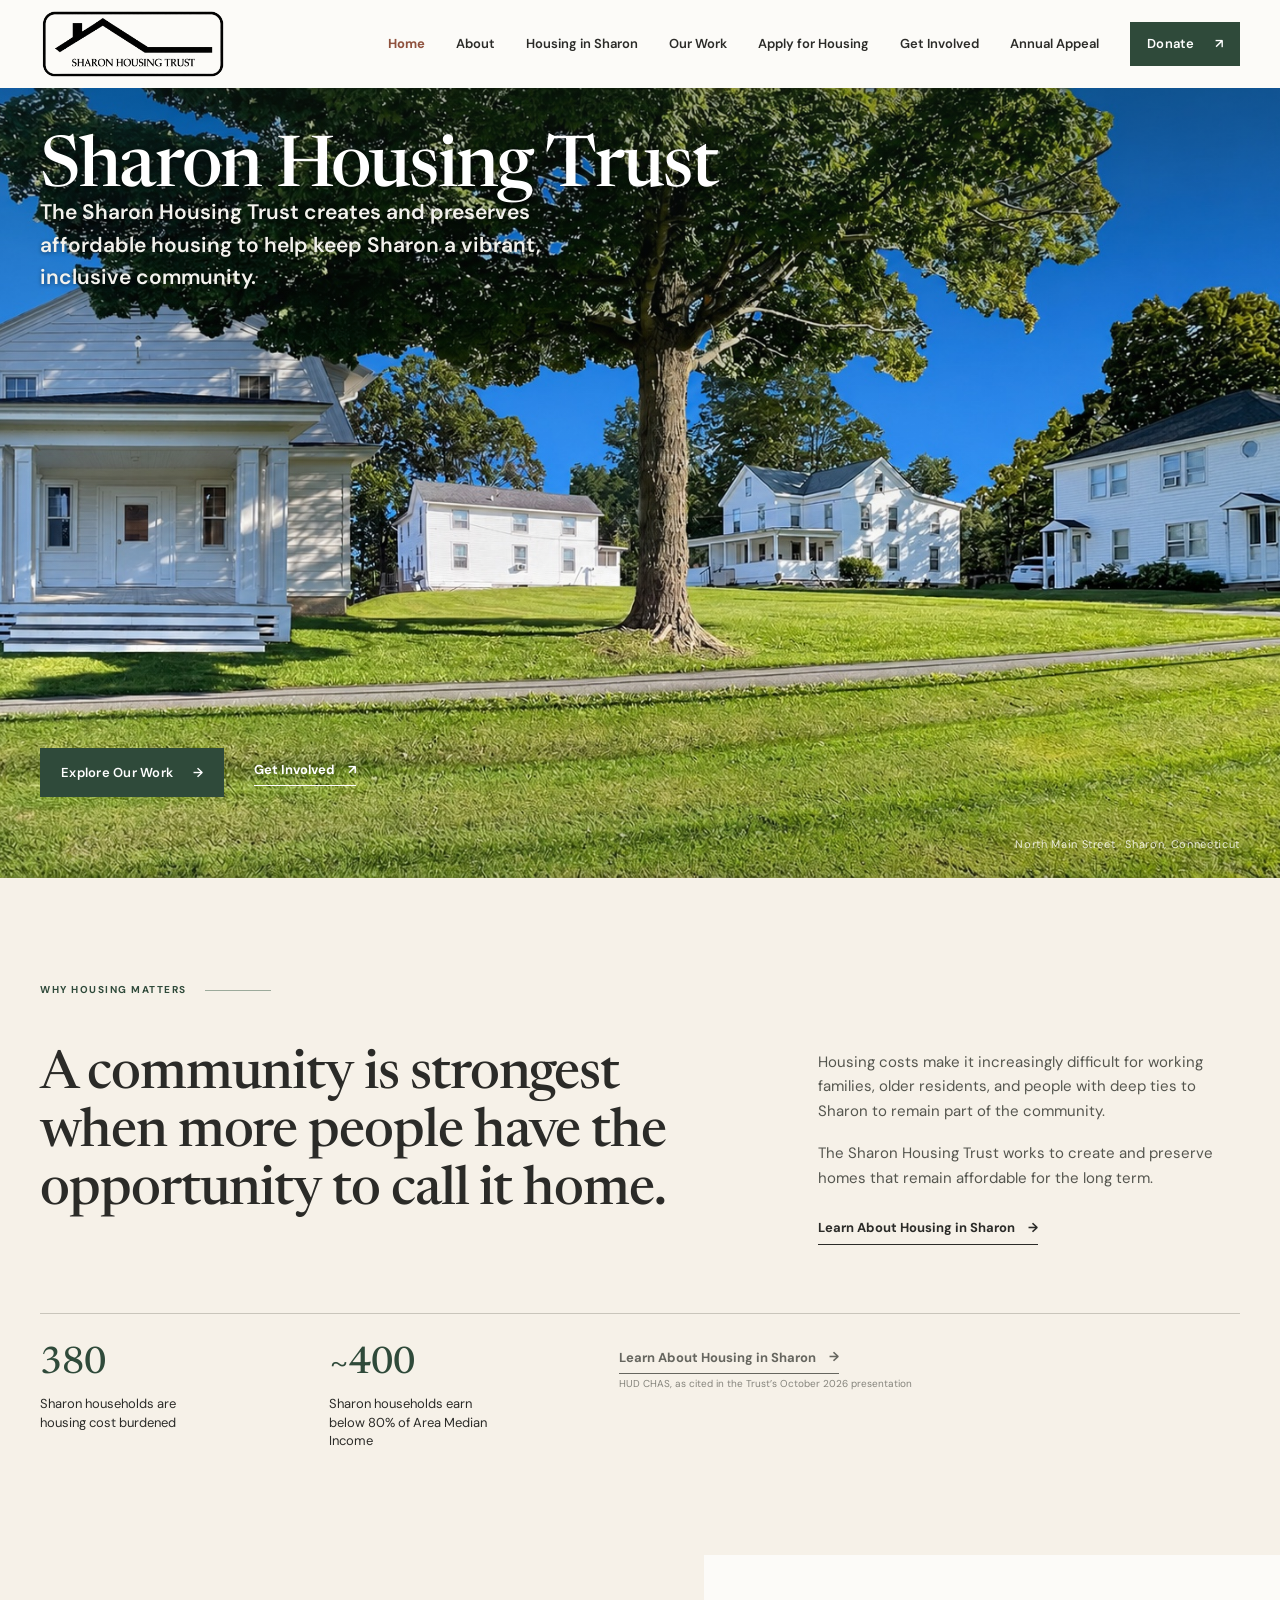
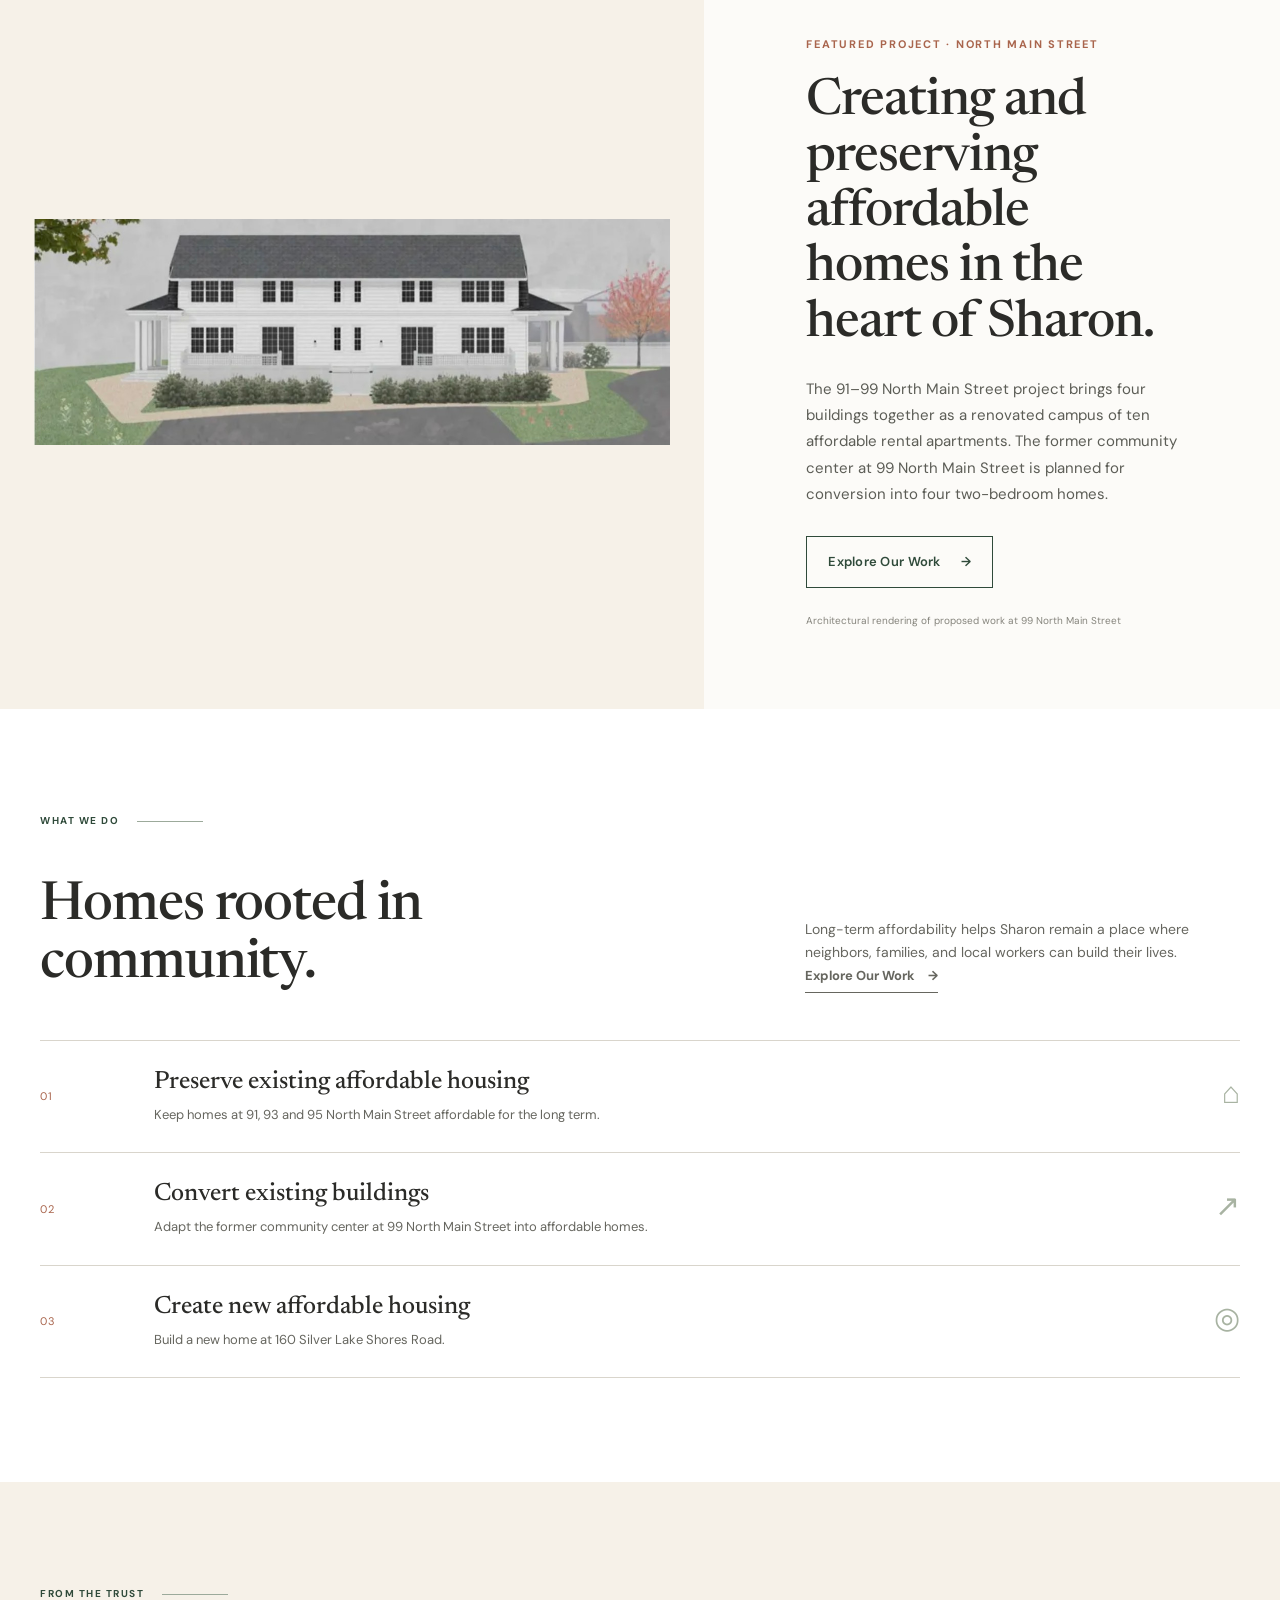
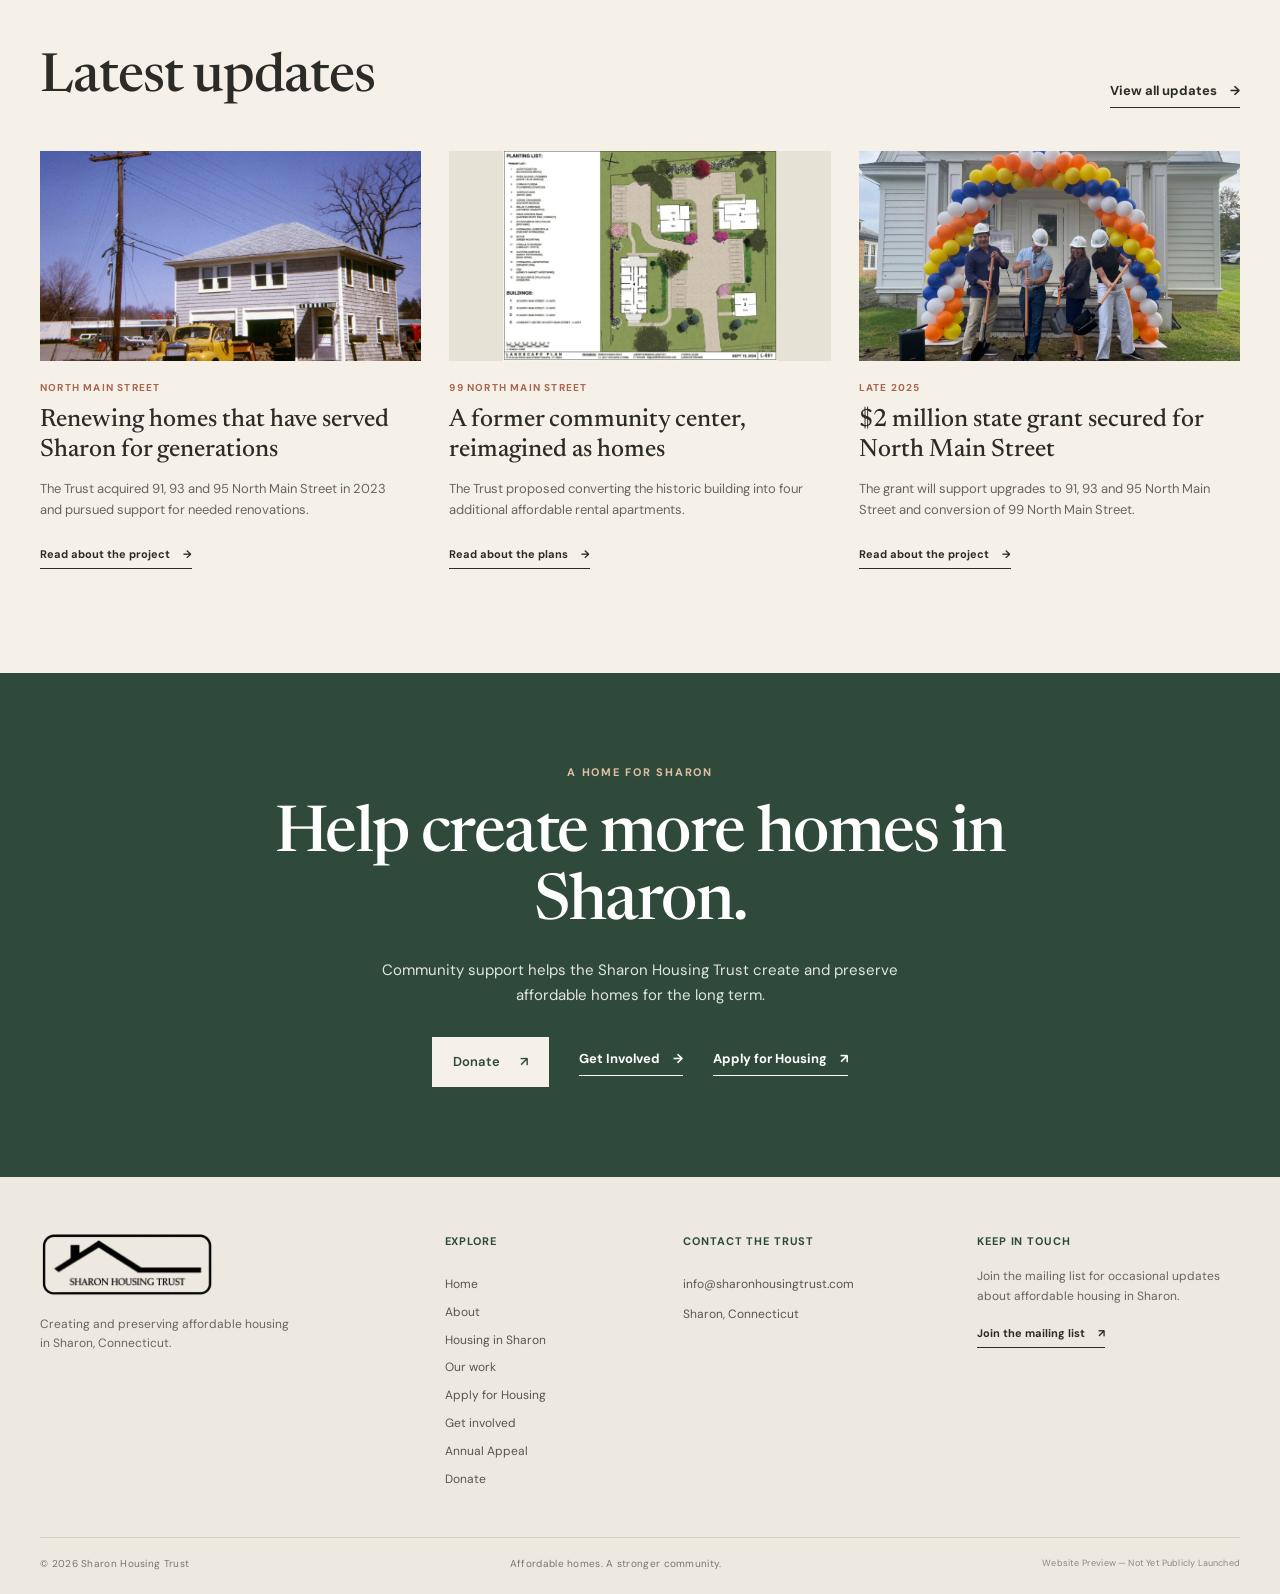
<file: index.html>
<!doctype html>
<html lang="en">
<head>
  <meta charset="utf-8">
  <meta name="viewport" content="width=device-width, initial-scale=1">
  <meta name="googlebot" content="noindex, nofollow">
  <meta name="robots" content="noindex, nofollow">
  <meta name="theme-color" content="#2f4a3a">
  <meta name="description" content="The Sharon Housing Trust creates and preserves affordable housing to help keep Sharon, Connecticut a vibrant, inclusive community.">
  <title>Sharon Housing Trust | Homes that keep Sharon a community</title>
  <link rel="preconnect" href="https://fonts.googleapis.com">
  <link rel="preconnect" href="https://fonts.gstatic.com" crossorigin>
  <link href="https://fonts.googleapis.com/css2?family=DM+Sans:wght@400;500;600;700&family=Newsreader:opsz,wght@6..72,400;6..72,500;6..72,600&display=swap" rel="stylesheet">
  <link rel="stylesheet" href="styles.css?v=20261125-3">
</head>
<body>
  <a class="skip-link" href="#main">Skip to content</a>
  <header class="site-header">
    <div class="header-inner">
      <a class="brand" href="#top" aria-label="Sharon Housing Trust home">
        <img src="assets/sharon-housing-trust-logo.png?v=20261124" alt="Sharon Housing Trust">
      </a>
      <button class="menu-toggle" aria-expanded="false" aria-controls="primary-nav" aria-label="Open navigation"><span></span><span></span></button>
      <nav id="primary-nav" class="primary-nav" aria-label="Main navigation">
        <a href="index.html#top" aria-current="page">Home</a><a href="about.html">About</a><a href="housing-in-sharon.html">Housing in Sharon</a><a href="our-work.html">Our Work</a><a href="apply-for-housing.html">Apply for Housing</a><a href="get-involved.html">Get Involved</a><a href="annual-appeal.html">Annual Appeal</a>
        <a class="button button-small" href="donate.html">Donate <span aria-hidden="true">↗</span></a>
      </nav>
    </div>
  </header>
  <main id="main">
    <section class="hero" id="top" aria-labelledby="hero-title">
      <img class="hero-image" src="assets/north-main-hero.jpg" alt="White homes and a large shade tree at the North Main Street housing campus in Sharon" fetchpriority="high">
      <div class="hero-shade"></div>
      <h1 id="hero-title" class="hero-brand-heading">Sharon Housing Trust</h1>
      <div class="hero-content">
        <div class="hero-copy-panel">
          <p class="hero-copy">The Sharon Housing Trust creates and preserves affordable housing to help keep Sharon a vibrant, inclusive community.</p>
          <div class="hero-actions"><a class="button" href="our-work.html">Explore Our Work <span aria-hidden="true">→</span></a><a class="text-link light-link" href="get-involved.html">Get Involved <span aria-hidden="true">↗</span></a></div>
        </div>
      </div>
      <div class="hero-caption">North Main Street · Sharon, Connecticut</div>
    </section>

    <section class="intro section-pad" id="about">
      <div class="section-label"><span>Why housing matters</span><i></i></div>
      <div class="intro-grid">
        <h2>A community is strongest when more people have the opportunity to call it home.</h2>
        <div class="intro-copy"><p>Housing costs make it increasingly difficult for working families, older residents, and people with deep ties to Sharon to remain part of the community.</p><p>The Sharon Housing Trust works to create and preserve homes that remain affordable for the long term.</p><a class="text-link" href="housing-in-sharon.html">Learn About Housing in Sharon <span aria-hidden="true">→</span></a></div>
      </div>
      <div class="impact-row housing-impact" aria-label="Affordable housing in Sharon">
        <div><strong>380</strong><span>Sharon households are housing cost burdened</span></div>
        <div><strong>~400</strong><span>Sharon households earn below 80% of Area Median Income</span></div>
        <p><a class="text-link" href="housing-in-sharon.html">Learn About Housing in Sharon <span aria-hidden="true">→</span></a><br><small>HUD CHAS, as cited in the Trust’s October 2026 presentation</small></p>
      </div>
    </section>

    <section class="featured" id="work">
      <div class="featured-image-wrap"><img src="assets/north-main-future.jpg" alt="Architectural rendering of the planned conversion at 99 North Main Street"></div>
      <div class="featured-copy">
        <p class="eyebrow">Featured project · North Main Street</p>
        <h2>Creating and preserving affordable homes in the heart of Sharon.</h2>
        <p>The 91–99 North Main Street project brings four buildings together as a renovated campus of ten affordable rental apartments. The former community center at 99 North Main Street is planned for conversion into four two-bedroom homes.</p>
        <a class="button button-outline" href="our-work.html">Explore Our Work <span aria-hidden="true">→</span></a>
        <p class="image-note">Architectural rendering of proposed work at 99 North Main Street</p>
      </div>
    </section>

    <section class="work-section section-pad" id="housing">
      <div class="section-label"><span>What we do</span><i></i></div>
      <div class="work-heading"><h2>Homes rooted in community.</h2><p>Long-term affordability helps Sharon remain a place where neighbors, families, and local workers can build their lives. <a class="text-link" href="our-work.html">Explore Our Work <span aria-hidden="true">→</span></a></p></div>
      <div class="work-list">
        <article><span class="work-number">01</span><div><h3>Preserve existing affordable housing</h3><p>Keep homes at 91, 93 and 95 North Main Street affordable for the long term.</p></div><span class="work-mark" aria-hidden="true">⌂</span></article>
        <article><span class="work-number">02</span><div><h3>Convert existing buildings</h3><p>Adapt the former community center at 99 North Main Street into affordable homes.</p></div><span class="work-mark" aria-hidden="true">↗</span></article>
        <article><span class="work-number">03</span><div><h3>Create new affordable housing</h3><p>Build a new home at 160 Silver Lake Shores Road.</p></div><span class="work-mark" aria-hidden="true">◎</span></article>
      </div>
    </section>

    <section class="updates section-pad" id="updates">
      <div class="section-label"><span>From the Trust</span><i></i></div>
      <div class="updates-heading"><h2>Latest updates</h2><a class="text-link" href="https://sharonhousingtrust.com/home-1">View all updates <span aria-hidden="true">→</span></a></div>
      <div class="updates-grid">
        <article class="update-card"><div class="update-image update-image-photo"><img src="assets/update-north-main-1.jpg" alt="A historic photograph of a house being moved to North Main Street" loading="lazy"></div><p class="update-date">North Main Street</p><h3>Renewing homes that have served Sharon for generations</h3><p>The Trust acquired 91, 93 and 95 North Main Street in 2023 and pursued support for needed renovations.</p><a href="https://sharonhousingtrust.com/91%2C-93%2C-95-north-main-st" class="text-link">Read about the project <span aria-hidden="true">→</span></a></article>
        <article class="update-card"><div class="update-image update-image-render"><img src="assets/update-north-main-5.jpg" alt="Landscape plan for the four-building North Main Street campus" loading="lazy"></div><p class="update-date">99 North Main Street</p><h3>A former community center, reimagined as homes</h3><p>The Trust proposed converting the historic building into four additional affordable rental apartments.</p><a href="https://sharonhousingtrust.com/99-north-main-st" class="text-link">Read about the plans <span aria-hidden="true">→</span></a></article>
        <article class="update-card"><div class="update-image update-image-photo"><img src="assets/update-north-main-4.jpg" alt="Community members at a North Main Street project groundbreaking" loading="lazy"></div><p class="update-date">Late 2025</p><h3>$2 million state grant secured for North Main Street</h3><p>The grant will support upgrades to 91, 93 and 95 North Main Street and conversion of 99 North Main Street.</p><a href="https://sharonhousingtrust.com/91%2C-93%2C-95-north-main-st" class="text-link">Read about the project <span aria-hidden="true">→</span></a></article>
      </div>
    </section>

    <section class="support" id="involved">
      <div class="support-inner"><p class="eyebrow eyebrow-light">A home for Sharon</p><h2>Help create more homes in Sharon.</h2><p>Community support helps the Sharon Housing Trust create and preserve affordable homes for the long term.</p><div class="support-actions"><a class="button button-cream" href="donate.html">Donate <span aria-hidden="true">↗</span></a><a class="text-link light-link" href="get-involved.html">Get Involved <span aria-hidden="true">→</span></a><a class="text-link light-link" href="apply-for-housing.html">Apply for Housing <span aria-hidden="true">↗</span></a></div></div>
    </section>
  </main>
  <footer class="site-footer">
    <div class="footer-main"><div class="footer-brand"><img src="assets/sharon-housing-trust-logo.png?v=20261124" alt="Sharon Housing Trust"><p>Creating and preserving affordable housing in Sharon, Connecticut.</p></div><div class="footer-links"><p class="footer-title">Explore</p><a href="index.html#top">Home</a><a href="about.html">About</a><a href="housing-in-sharon.html">Housing in Sharon</a><a href="our-work.html">Our work</a><a href="apply-for-housing.html">Apply for Housing</a><a href="get-involved.html">Get involved</a><a href="annual-appeal.html">Annual Appeal</a><a href="donate.html">Donate</a></div><div class="footer-contact"><p class="footer-title">Contact the Trust</p><a href="mailto:info@sharonhousingtrust.com">info@sharonhousingtrust.com</a><p>Sharon, Connecticut</p></div><div class="footer-news"><p class="footer-title">Keep in touch</p><p>Join the mailing list for occasional updates about affordable housing in Sharon.</p><a class="text-link" href="https://sharonhousingtrust.com/subscribe">Join the mailing list <span aria-hidden="true">↗</span></a></div></div>
    <div class="footer-bottom"><span>© <span id="year">2026</span> Sharon Housing Trust</span><span>Affordable homes. A stronger community.</span><span class="preview-indicator">Website Preview — Not Yet Publicly Launched</span></div>
  </footer>
  <script src="script.js"></script>
</body>
</html>
</file>
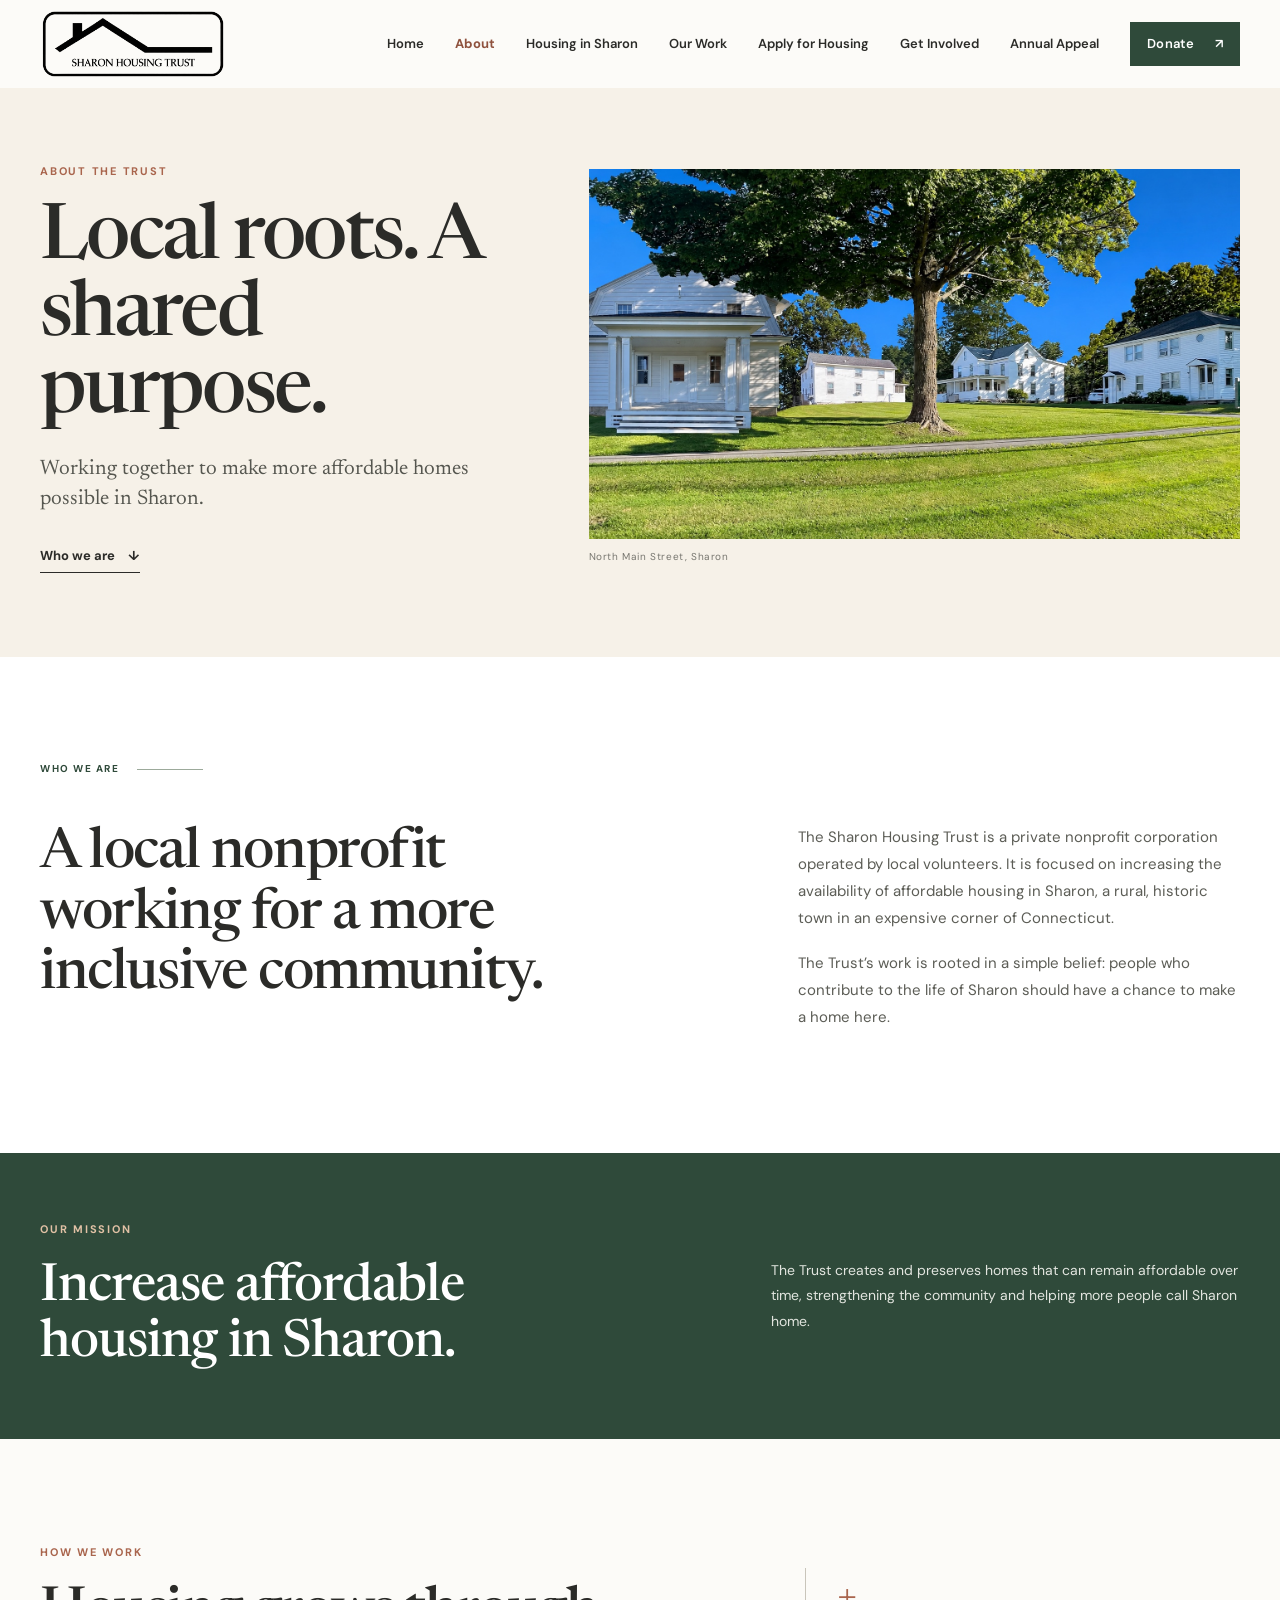
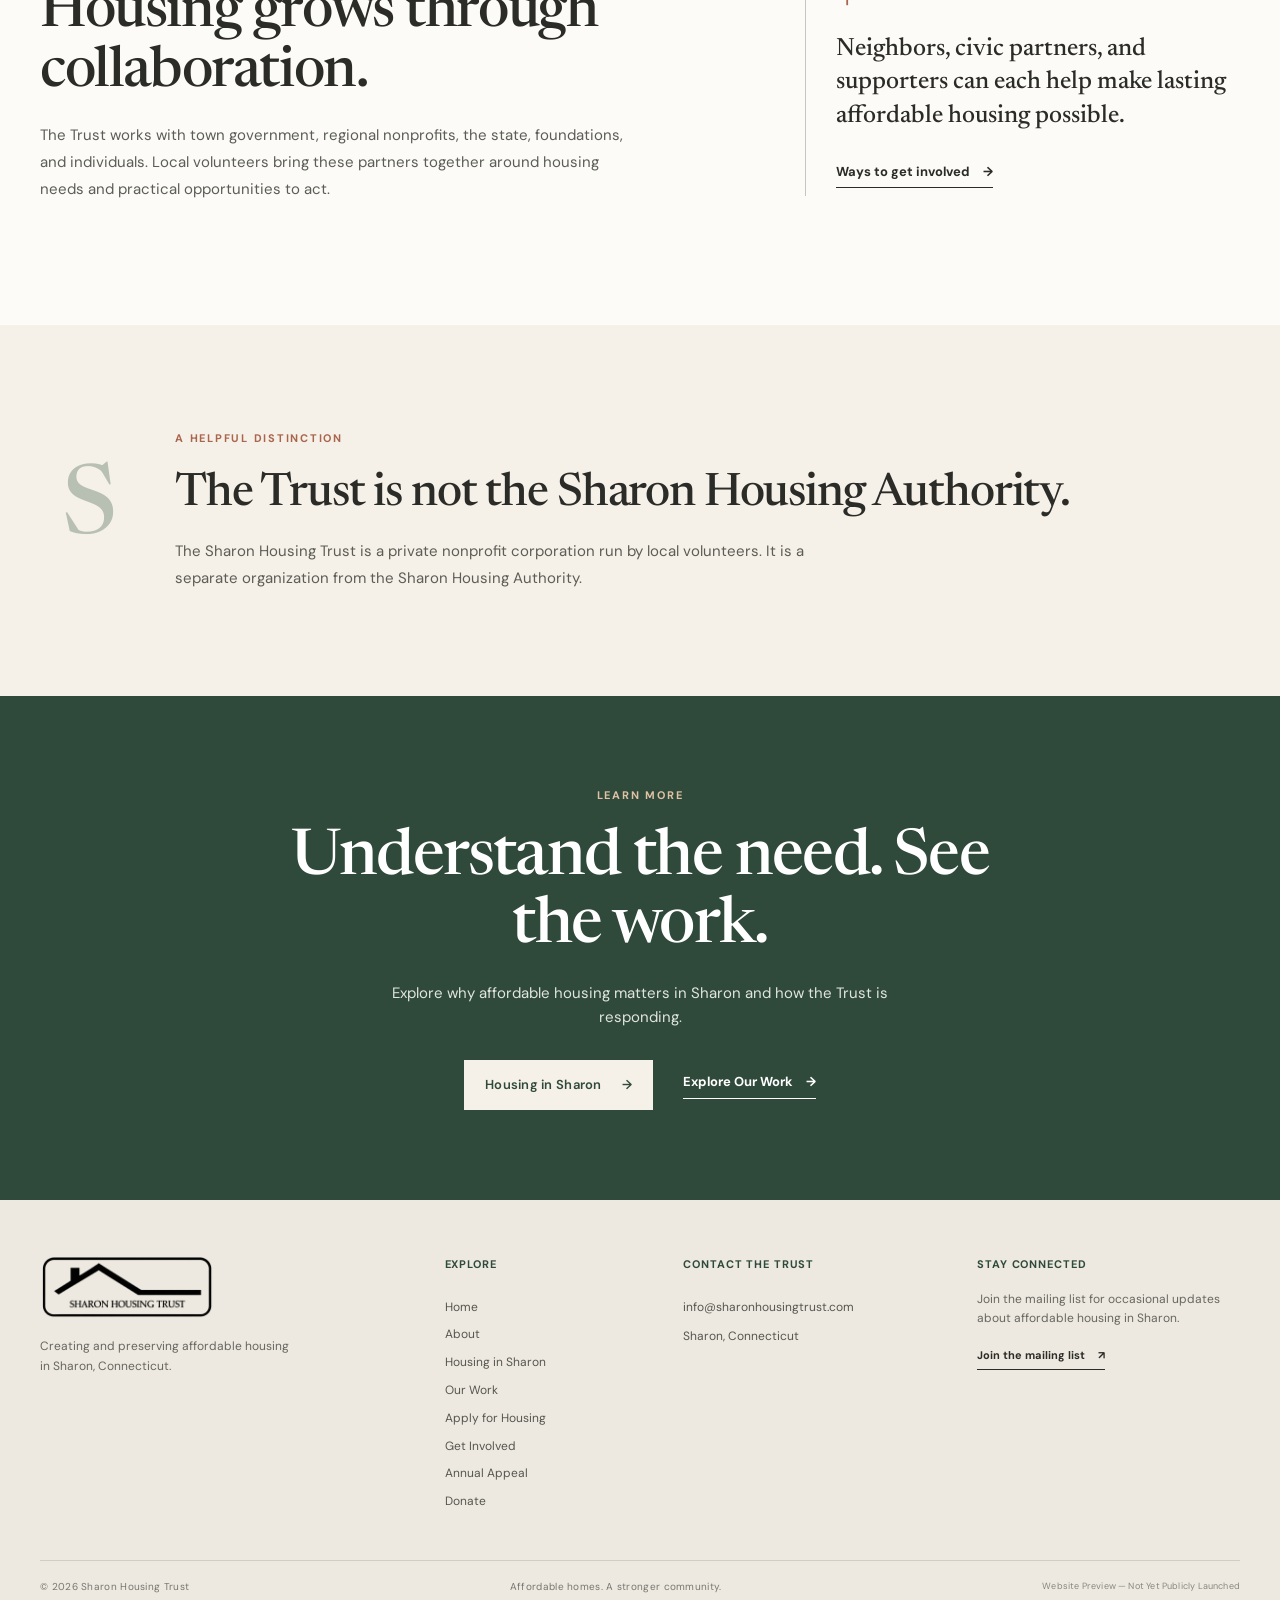
<file: about.html>
<!doctype html>
<html lang="en">
<head>
  <meta charset="utf-8"><meta name="viewport" content="width=device-width, initial-scale=1">
  <meta name="googlebot" content="noindex, nofollow">
  <meta name="robots" content="noindex, nofollow"><meta name="theme-color" content="#2f4a3a">
  <meta name="description" content="Meet the Sharon Housing Trust, a local nonprofit working to increase affordable housing in Sharon, Connecticut.">
  <title>About | Sharon Housing Trust</title>
  <link rel="preconnect" href="https://fonts.googleapis.com"><link rel="preconnect" href="https://fonts.gstatic.com" crossorigin>
  <link href="https://fonts.googleapis.com/css2?family=DM+Sans:wght@400;500;600;700&family=Newsreader:opsz,wght@6..72,400;6..72,500;6..72,600&display=swap" rel="stylesheet"><link rel="stylesheet" href="styles.css">
</head>
<body class="about-page">
  <a class="skip-link" href="#main">Skip to content</a>
  <header class="site-header"><div class="header-inner"><a class="brand" href="index.html#top" aria-label="Sharon Housing Trust home"><img src="assets/sharon-housing-trust-logo.png?v=20261124" alt="Sharon Housing Trust"></a><button class="menu-toggle" aria-expanded="false" aria-controls="primary-nav" aria-label="Open navigation"><span></span><span></span></button><nav id="primary-nav" class="primary-nav" aria-label="Main navigation"><a href="index.html#top">Home</a><a href="about.html" aria-current="page">About</a><a href="housing-in-sharon.html">Housing in Sharon</a><a href="our-work.html">Our Work</a><a href="apply-for-housing.html">Apply for Housing</a><a href="get-involved.html">Get Involved</a><a href="annual-appeal.html">Annual Appeal</a><a class="button button-small" href="donate.html">Donate <span aria-hidden="true">↗</span></a></nav></div></header>
  <main id="main">
    <section class="housing-hero" aria-labelledby="page-title"><div class="housing-hero-copy"><p class="eyebrow">About the Trust</p><h1 id="page-title">Local roots. A shared purpose.</h1><p>Working together to make more affordable homes possible in Sharon.</p><a class="text-link" href="#who-we-are">Who we are <span aria-hidden="true">↓</span></a></div><figure class="housing-hero-image"><img src="assets/north-main-hero.jpg" alt="Homes at the North Main Street housing campus in Sharon"><figcaption>North Main Street, Sharon</figcaption></figure></section>
    <section class="about-intro section-pad" id="who-we-are"><div class="section-label"><span>Who we are</span><i></i></div><div class="about-intro-grid"><h2>A local nonprofit working for a more inclusive community.</h2><div><p>The Sharon Housing Trust is a private nonprofit corporation operated by local volunteers. It is focused on increasing the availability of affordable housing in Sharon, a rural, historic town in an expensive corner of Connecticut.</p><p>The Trust’s work is rooted in a simple belief: people who contribute to the life of Sharon should have a chance to make a home here.</p></div></div></section>
    <section class="mission-band"><div><p class="eyebrow eyebrow-light">Our mission</p><h2>Increase affordable housing in Sharon.</h2></div><p>The Trust creates and preserves homes that can remain affordable over time, strengthening the community and helping more people call Sharon home.</p></section>
    <section class="collaboration section-pad"><div class="collaboration-copy"><p class="eyebrow">How we work</p><h2>Housing grows through collaboration.</h2><p>The Trust works with town government, regional nonprofits, the state, foundations, and individuals. Local volunteers bring these partners together around housing needs and practical opportunities to act.</p></div><div class="collaboration-quote"><span aria-hidden="true">+</span><p>Neighbors, civic partners, and supporters can each help make lasting affordable housing possible.</p><a class="text-link" href="get-involved.html">Ways to get involved <span aria-hidden="true">→</span></a></div></section>
    <section class="distinction section-pad"><div class="distinction-mark" aria-hidden="true">S</div><div><p class="eyebrow">A helpful distinction</p><h2>The Trust is not the Sharon Housing Authority.</h2><p>The Sharon Housing Trust is a private nonprofit corporation run by local volunteers. It is a separate organization from the Sharon Housing Authority.</p></div></section>
    <section class="support"><div class="support-inner"><p class="eyebrow eyebrow-light">Learn more</p><h2>Understand the need. See the work.</h2><p>Explore why affordable housing matters in Sharon and how the Trust is responding.</p><div class="support-actions"><a class="button button-cream" href="housing-in-sharon.html">Housing in Sharon <span aria-hidden="true">→</span></a><a class="text-link light-link" href="our-work.html">Explore Our Work <span aria-hidden="true">→</span></a></div></div></section>
  </main>
  <footer class="site-footer"><div class="footer-main"><div class="footer-brand"><a href="index.html#top"><img src="assets/sharon-housing-trust-logo.png?v=20261124" alt="Sharon Housing Trust"></a><p>Creating and preserving affordable housing in Sharon, Connecticut.</p></div><div class="footer-links"><p class="footer-title">Explore</p><a href="index.html#top">Home</a><a href="about.html">About</a><a href="housing-in-sharon.html">Housing in Sharon</a><a href="our-work.html">Our Work</a><a href="apply-for-housing.html">Apply for Housing</a><a href="get-involved.html">Get Involved</a><a href="annual-appeal.html">Annual Appeal</a><a href="donate.html">Donate</a></div><div class="footer-contact"><p class="footer-title">Contact the Trust</p><a href="mailto:info@sharonhousingtrust.com">info@sharonhousingtrust.com</a><p>Sharon, Connecticut</p></div><div class="footer-news"><p class="footer-title">Stay connected</p><p>Join the mailing list for occasional updates about affordable housing in Sharon.</p><a class="text-link" href="https://sharonhousingtrust.com/subscribe">Join the mailing list <span aria-hidden="true">↗</span></a></div></div><div class="footer-bottom"><span>© 2026 Sharon Housing Trust</span><span>Affordable homes. A stronger community.</span><span class="preview-indicator">Website Preview — Not Yet Publicly Launched</span></div></footer>
  <script src="script.js"></script>
</body>
</html>
</file>
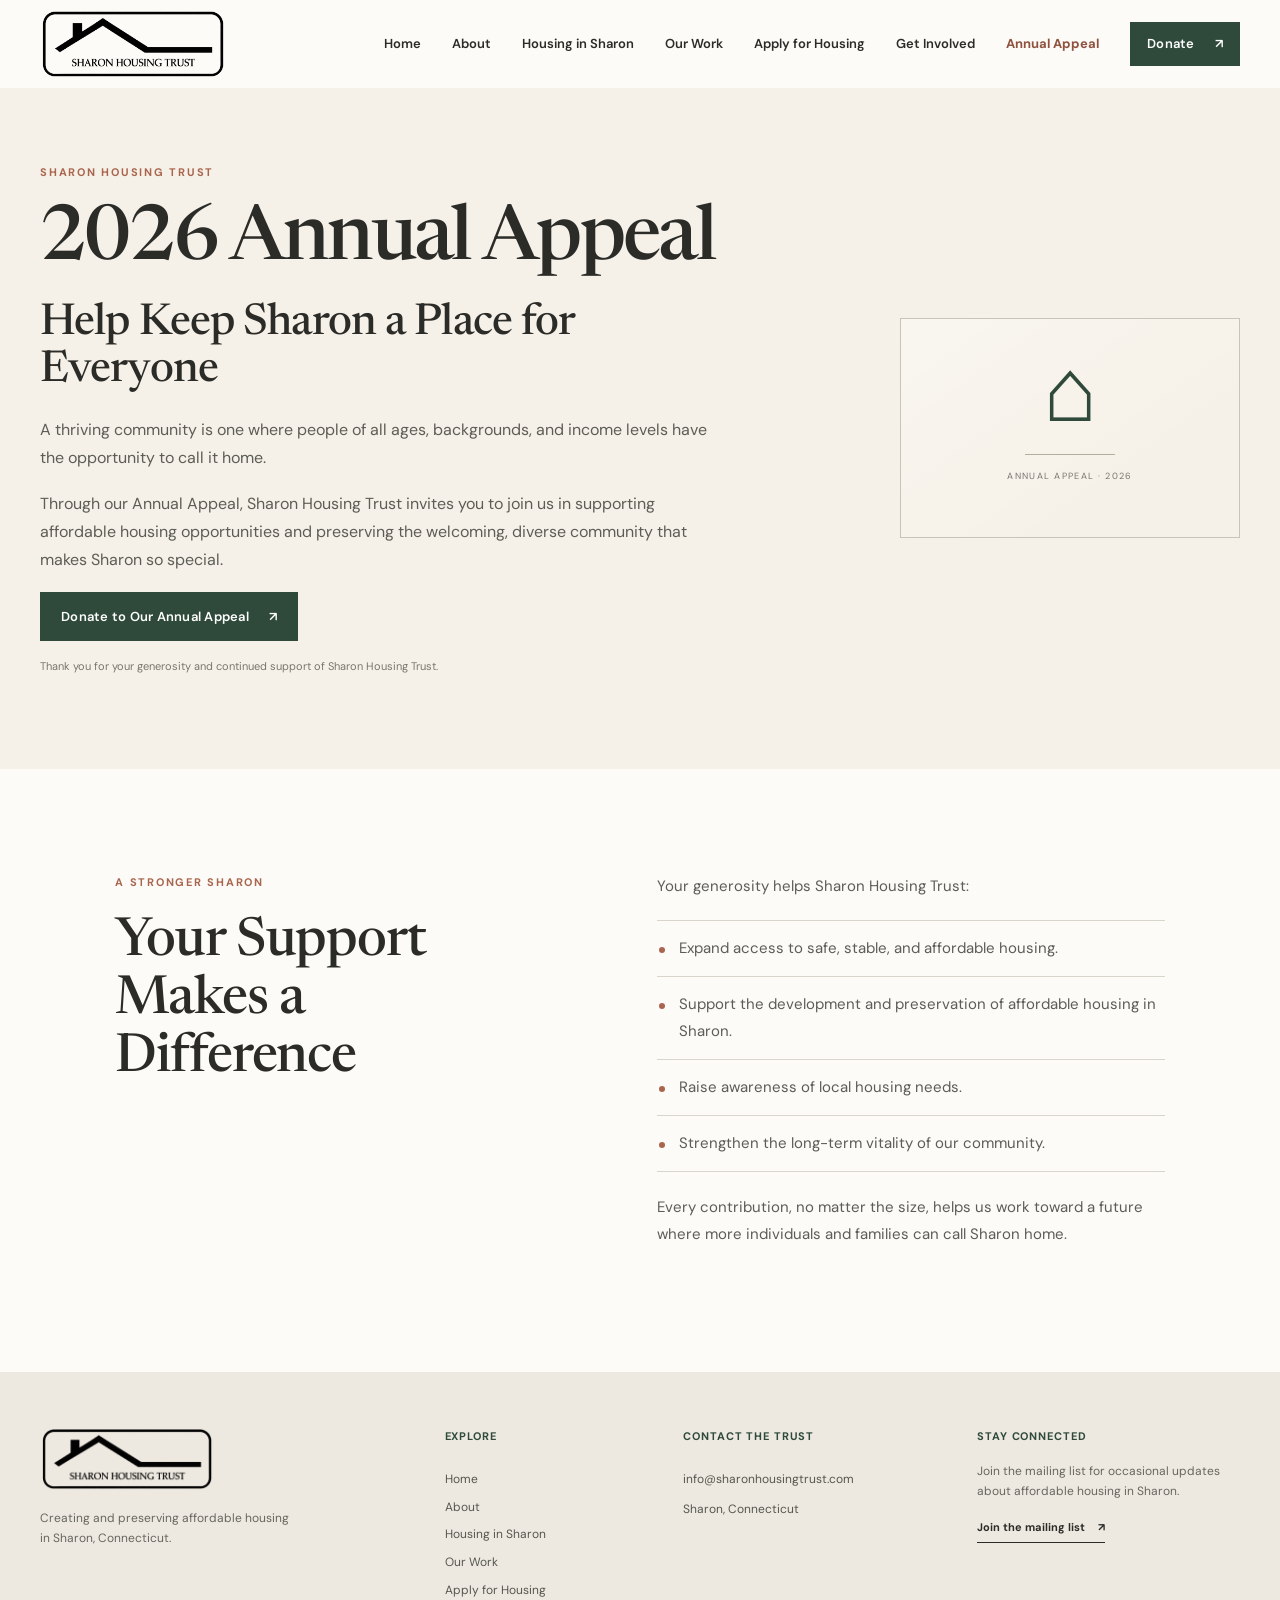
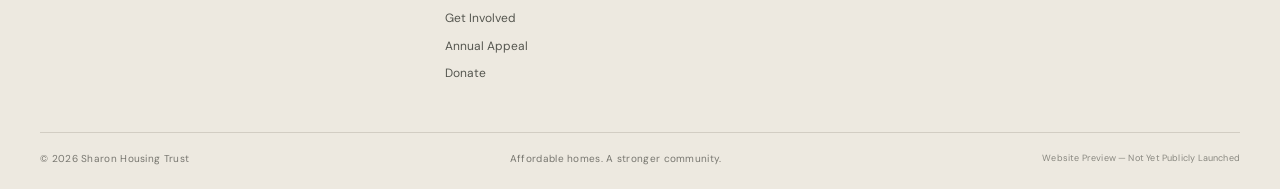
<file: annual-appeal.html>
<!doctype html>
<html lang="en">
<head>
  <meta charset="utf-8">
  <meta name="viewport" content="width=device-width, initial-scale=1">
  <meta name="googlebot" content="noindex, nofollow">
  <meta name="robots" content="noindex, nofollow">
  <meta name="theme-color" content="#2f4a3a">
  <meta name="description" content="Support the Sharon Housing Trust’s Annual Appeal for affordable housing in Sharon.">
  <title>Annual Appeal | Sharon Housing Trust</title>
  <link rel="preconnect" href="https://fonts.googleapis.com">
  <link rel="preconnect" href="https://fonts.gstatic.com" crossorigin>
  <link href="https://fonts.googleapis.com/css2?family=DM+Sans:wght@400;500;600;700&family=Newsreader:opsz,wght@6..72,400;6..72,500;6..72,600&display=swap" rel="stylesheet">
  <link rel="stylesheet" href="styles.css">
</head>
<body class="donate-page annual-appeal-page">
  <a class="skip-link" href="#main">Skip to content</a>
  <header class="site-header">
    <div class="header-inner">
      <a class="brand" href="index.html#top" aria-label="Sharon Housing Trust home"><img src="assets/sharon-housing-trust-logo.png?v=20261124" alt="Sharon Housing Trust"></a>
      <button class="menu-toggle" aria-expanded="false" aria-controls="primary-nav" aria-label="Open navigation"><span></span><span></span></button>
      <nav id="primary-nav" class="primary-nav" aria-label="Main navigation">
        <a href="index.html#top">Home</a><a href="about.html">About</a><a href="housing-in-sharon.html">Housing in Sharon</a><a href="our-work.html">Our Work</a><a href="apply-for-housing.html">Apply for Housing</a><a href="get-involved.html">Get Involved</a><a href="annual-appeal.html" aria-current="page">Annual Appeal</a><a class="button button-small" href="donate.html">Donate <span aria-hidden="true">↗</span></a>
      </nav>
    </div>
  </header>
  <main id="main">
    <section class="donate-intro annual-appeal-intro" aria-labelledby="appeal-title">
      <div class="donate-intro-copy">
        <p class="eyebrow">Sharon Housing Trust</p>
        <h1 id="appeal-title">2026 Annual Appeal</h1>
        <h2>Help Keep Sharon a Place for Everyone</h2>
        <p>A thriving community is one where people of all ages, backgrounds, and income levels have the opportunity to call it home.</p>
        <p>Through our Annual Appeal, Sharon Housing Trust invites you to join us in supporting affordable housing opportunities and preserving the welcoming, diverse community that makes Sharon so special.</p>
        <a class="button" href="https://www.paypal.com/donate/?hosted_button_id=STNRH8NM69HXE" target="_blank" rel="noopener noreferrer">Donate to Our Annual Appeal <span aria-hidden="true">↗</span></a>
        <p class="donate-method-note">Thank you for your generosity and continued support of Sharon Housing Trust.</p>
      </div>
      <div class="donate-intro-mark" aria-hidden="true"><span>⌂</span><i></i><small>Annual Appeal · 2026</small></div>
    </section>

    <section class="annual-support section-pad" aria-labelledby="support-title">
      <div class="annual-support-grid">
        <div>
          <p class="eyebrow">A stronger Sharon</p>
          <h2 id="support-title">Your Support Makes a Difference</h2>
        </div>
        <div class="annual-support-copy">
          <p>Your generosity helps Sharon Housing Trust:</p>
          <ul>
            <li>Expand access to safe, stable, and affordable housing.</li>
            <li>Support the development and preservation of affordable housing in Sharon.</li>
            <li>Raise awareness of local housing needs.</li>
            <li>Strengthen the long-term vitality of our community.</li>
          </ul>
          <p>Every contribution, no matter the size, helps us work toward a future where more individuals and families can call Sharon home.</p>
        </div>
      </div>
    </section>
  </main>
  <footer class="site-footer">
    <div class="footer-main">
      <div class="footer-brand"><a href="index.html#top"><img src="assets/sharon-housing-trust-logo.png?v=20261124" alt="Sharon Housing Trust"></a><p>Creating and preserving affordable housing in Sharon, Connecticut.</p></div>
      <div class="footer-links"><p class="footer-title">Explore</p><a href="index.html#top">Home</a><a href="about.html">About</a><a href="housing-in-sharon.html">Housing in Sharon</a><a href="our-work.html">Our Work</a><a href="apply-for-housing.html">Apply for Housing</a><a href="get-involved.html">Get Involved</a><a href="annual-appeal.html" aria-current="page">Annual Appeal</a><a href="donate.html">Donate</a></div>
      <div class="footer-contact"><p class="footer-title">Contact the Trust</p><a href="mailto:info@sharonhousingtrust.com">info@sharonhousingtrust.com</a><p>Sharon, Connecticut</p></div>
      <div class="footer-news"><p class="footer-title">Stay connected</p><p>Join the mailing list for occasional updates about affordable housing in Sharon.</p><a class="text-link" href="https://sharonhousingtrust.com/subscribe">Join the mailing list <span aria-hidden="true">↗</span></a></div>
    </div>
    <div class="footer-bottom"><span>© 2026 Sharon Housing Trust</span><span>Affordable homes. A stronger community.</span><span class="preview-indicator">Website Preview — Not Yet Publicly Launched</span></div>
  </footer>
  <script src="script.js"></script>
</body>
</html>
</file>
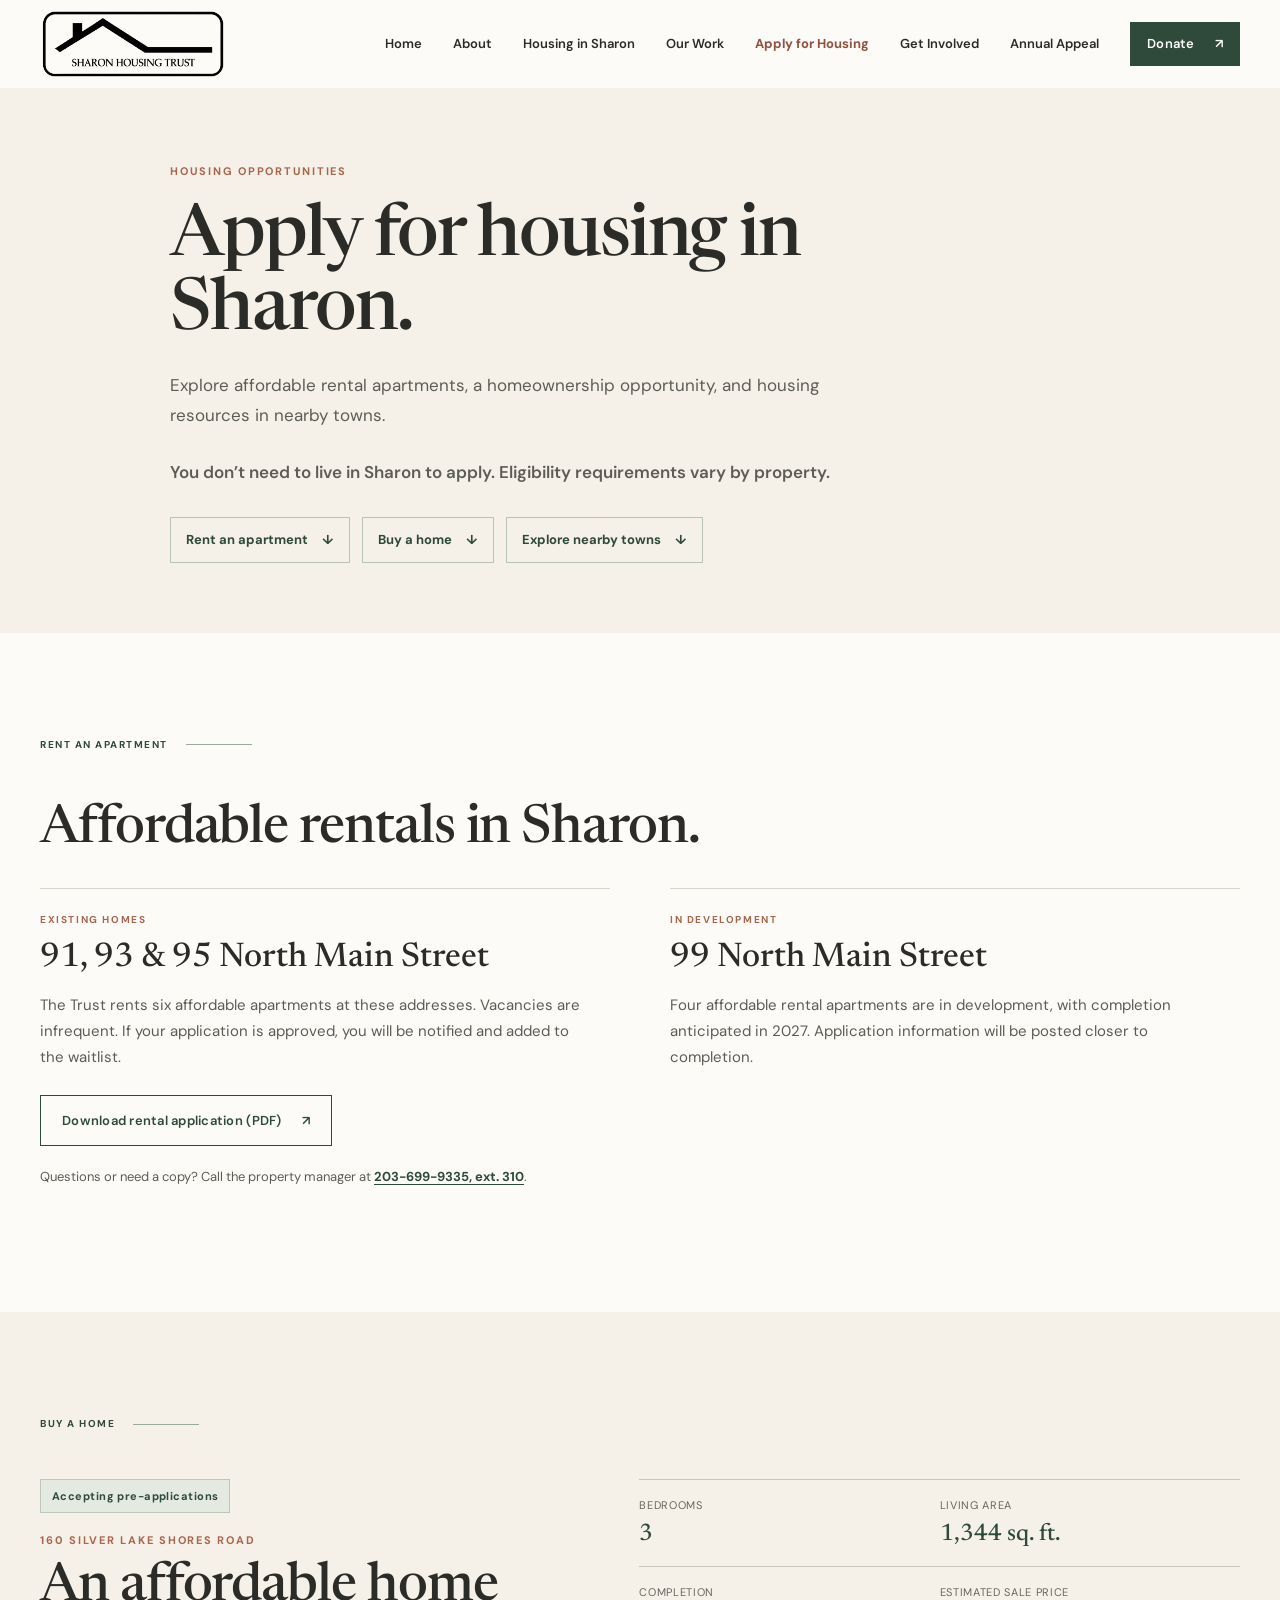
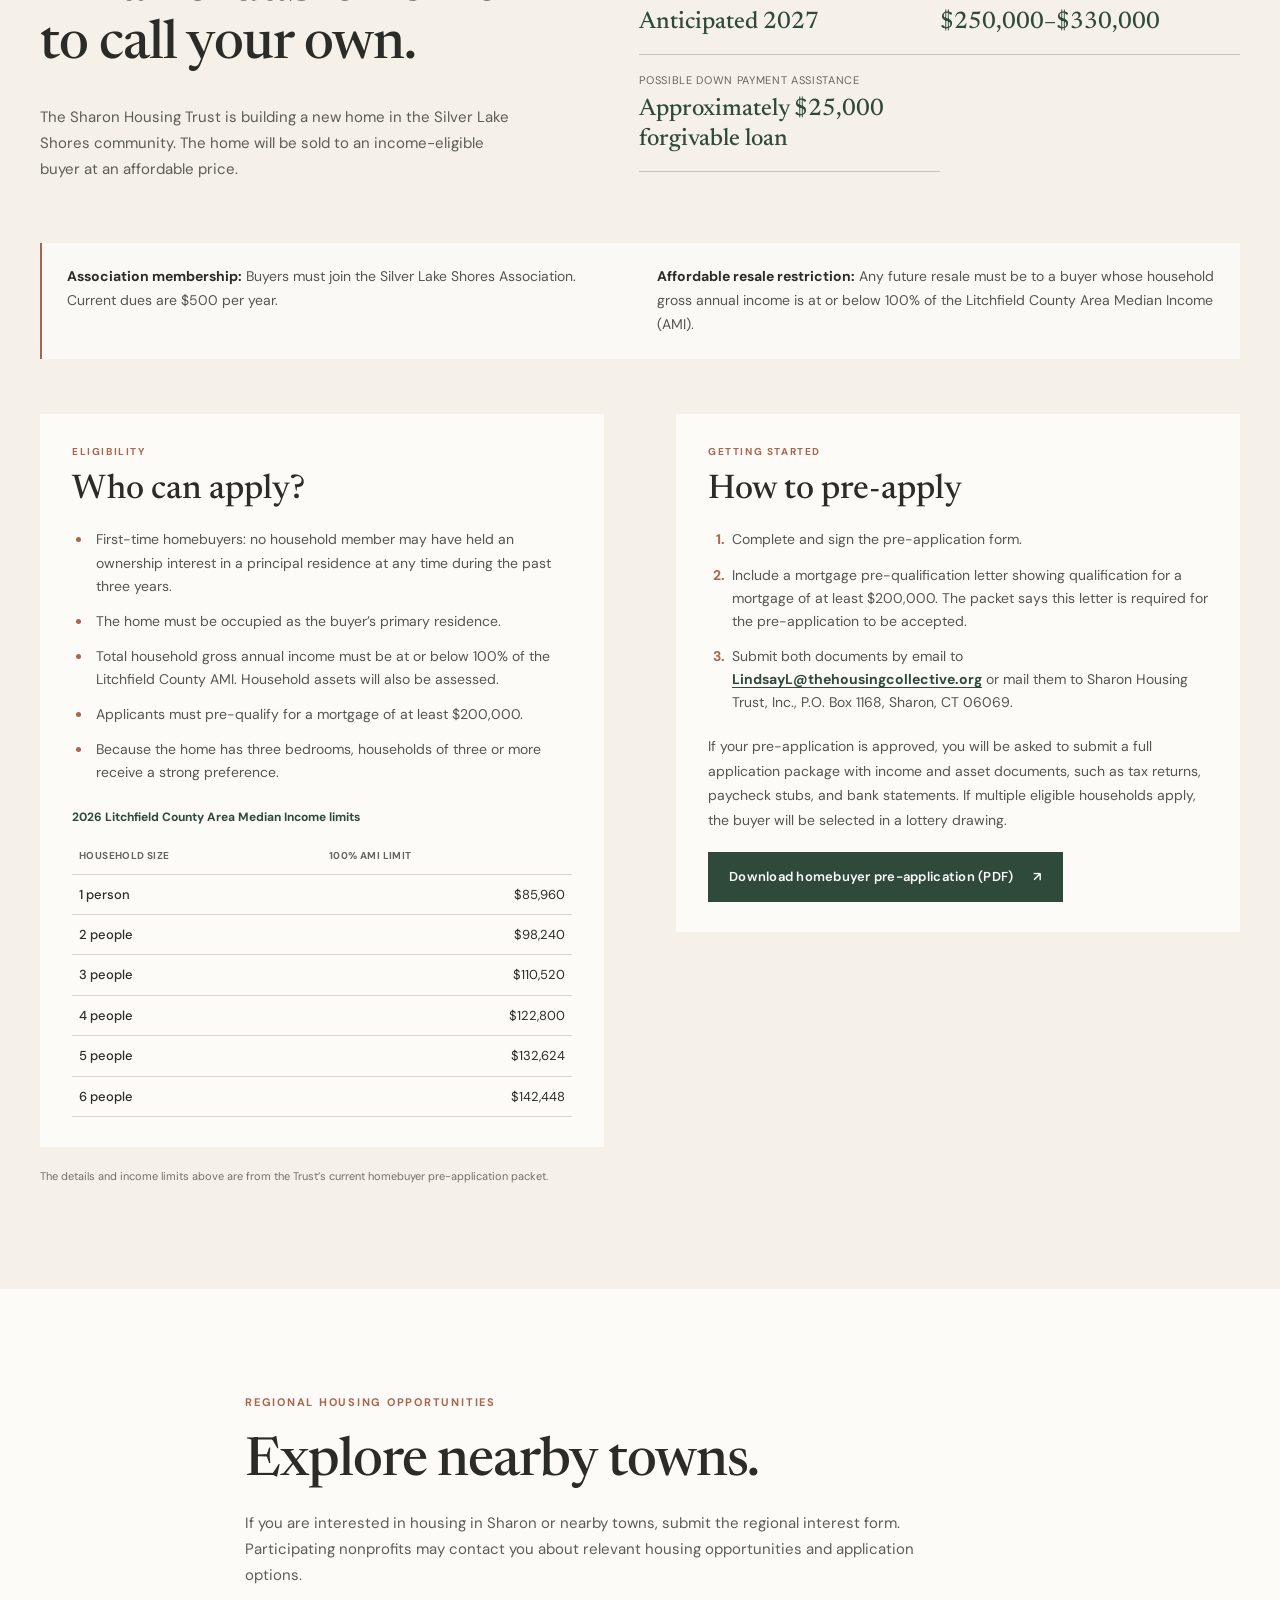
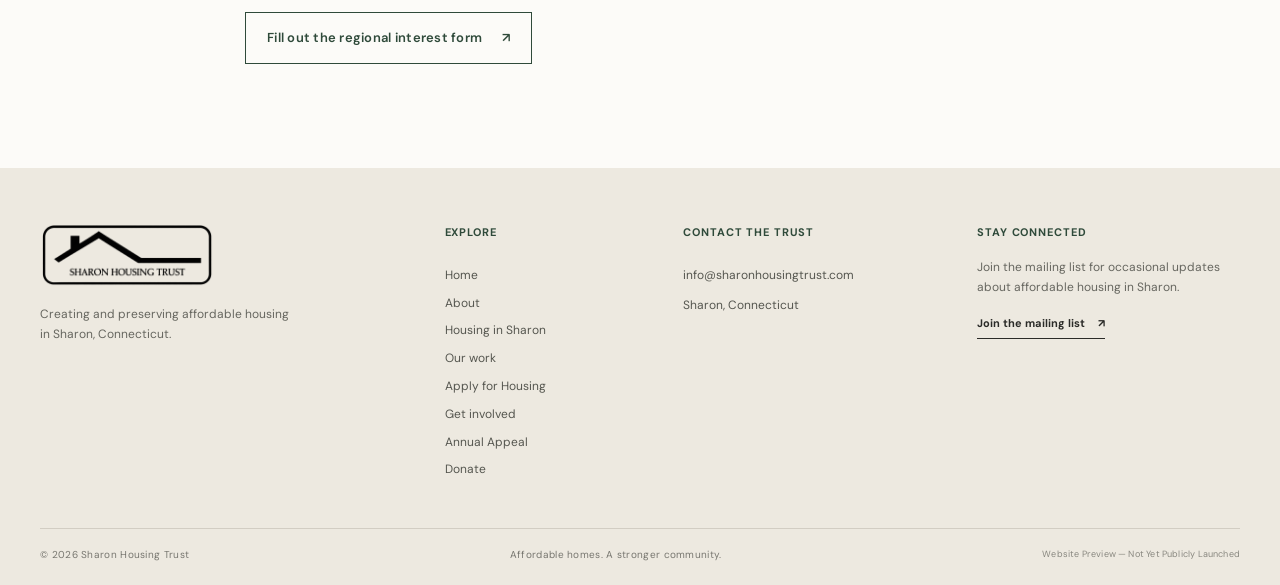
<file: apply-for-housing.html>
<!doctype html>
<html lang="en">
<head>
  <meta charset="utf-8">
  <meta name="viewport" content="width=device-width, initial-scale=1">
  <meta name="googlebot" content="noindex, nofollow">
  <meta name="robots" content="noindex, nofollow">
  <meta name="theme-color" content="#2f4a3a">
  <meta name="description" content="Rental and homeownership application information from the Sharon Housing Trust.">
  <title>Apply for Housing | Sharon Housing Trust</title>
  <link rel="preconnect" href="https://fonts.googleapis.com">
  <link rel="preconnect" href="https://fonts.gstatic.com" crossorigin>
  <link href="https://fonts.googleapis.com/css2?family=DM+Sans:wght@400;500;600;700&family=Newsreader:opsz,wght@6..72,400;6..72,500;6..72,600&display=swap" rel="stylesheet">
  <link rel="stylesheet" href="styles.css">
</head>
<body class="apply-page">
  <a class="skip-link" href="#main">Skip to content</a>
  <header class="site-header">
    <div class="header-inner">
      <a class="brand" href="index.html#top" aria-label="Sharon Housing Trust home"><img src="assets/sharon-housing-trust-logo.png?v=20261124" alt="Sharon Housing Trust"></a>
      <button class="menu-toggle" aria-expanded="false" aria-controls="primary-nav" aria-label="Open navigation"><span></span><span></span></button>
      <nav id="primary-nav" class="primary-nav" aria-label="Main navigation">
        <a href="index.html#top">Home</a><a href="about.html">About</a><a href="housing-in-sharon.html">Housing in Sharon</a><a href="our-work.html">Our Work</a><a href="apply-for-housing.html" aria-current="page">Apply for Housing</a><a href="get-involved.html">Get Involved</a><a href="annual-appeal.html">Annual Appeal</a><a class="button button-small" href="donate.html">Donate <span aria-hidden="true">↗</span></a>
      </nav>
    </div>
  </header>

  <main id="main">
    <section class="apply-hero application-page-hero" aria-labelledby="application-title">
      <p class="eyebrow">Housing opportunities</p>
      <h1 id="application-title">Apply for housing in Sharon.</h1>
      <p>Explore affordable rental apartments, a homeownership opportunity, and housing resources in nearby towns.</p>
      <p class="application-intro-note">You don’t need to live in Sharon to apply. Eligibility requirements vary by property.</p>
      <nav class="application-jump-links" aria-label="On this page">
        <a href="#rent-an-apartment">Rent an apartment <span aria-hidden="true">↓</span></a>
        <a href="#buy-a-home">Buy a home <span aria-hidden="true">↓</span></a>
        <a href="#nearby-towns">Explore nearby towns <span aria-hidden="true">↓</span></a>
      </nav>
    </section>

    <section class="application-content-section section-pad" id="rent-an-apartment" aria-labelledby="rent-heading">
      <div class="section-label"><span>Rent an apartment</span><i></i></div>
      <h2 class="application-section-heading" id="rent-heading">Affordable rentals in Sharon.</h2>
      <div class="application-property-grid">
        <article class="application-property-card">
          <p class="eyebrow">Existing homes</p>
          <h3>91, 93 &amp; 95 North Main Street</h3>
          <p>The Trust rents six affordable apartments at these addresses. Vacancies are infrequent. If your application is approved, you will be notified and added to the waitlist.</p>
          <a class="button button-outline" href="https://img1.wsimg.com/blobby/go/b4259b38-0f01-45aa-8acb-9aef3d3d818e/Application%20-%20Sharon%20Housing%20Trust%20copy.pdf" target="_blank" rel="noopener">Download rental application (PDF) <span aria-hidden="true">↗</span></a>
          <p class="application-contact">Questions or need a copy? Call the property manager at <a href="tel:+12036999335">203-699-9335, ext. 310</a>.</p>
        </article>
        <article class="application-property-card">
          <p class="eyebrow">In development</p>
          <h3>99 North Main Street</h3>
          <p>Four affordable rental apartments are in development, with completion anticipated in 2027. Application information will be posted closer to completion.</p>
        </article>
      </div>
    </section>

    <section class="application-home section-pad" id="buy-a-home" aria-labelledby="home-heading">
      <div class="section-label"><span>Buy a home</span><i></i></div>
      <div class="home-intro-grid">
        <div class="home-intro-copy">
          <span class="application-status">Accepting pre-applications</span>
          <p class="eyebrow">160 Silver Lake Shores Road</p>
          <h2 class="application-section-heading" id="home-heading">An affordable home to call your own.</h2>
          <p>The Sharon Housing Trust is building a new home in the Silver Lake Shores community. The home will be sold to an income-eligible buyer at an affordable price.</p>
        </div>
        <dl class="home-facts" aria-label="Home details">
          <div><dt>Bedrooms</dt><dd>3</dd></div>
          <div><dt>Living area</dt><dd>1,344 sq. ft.</dd></div>
          <div><dt>Completion</dt><dd>Anticipated 2027</dd></div>
          <div><dt>Estimated sale price</dt><dd>$250,000–$330,000</dd></div>
          <div><dt>Possible down payment assistance</dt><dd>Approximately $25,000 forgivable loan</dd></div>
        </dl>
      </div>
      <div class="home-ownership-note">
        <p><strong>Association membership:</strong> Buyers must join the Silver Lake Shores Association. Current dues are $500 per year.</p>
        <p><strong>Affordable resale restriction:</strong> Any future resale must be to a buyer whose household gross annual income is at or below 100% of the Litchfield County Area Median Income (AMI).</p>
      </div>

      <div class="home-application-grid">
        <section class="home-eligibility" aria-labelledby="eligibility-heading">
          <p class="eyebrow">Eligibility</p>
          <h3 id="eligibility-heading">Who can apply?</h3>
          <ul class="application-requirements">
            <li>First-time homebuyers: no household member may have held an ownership interest in a principal residence at any time during the past three years.</li>
            <li>The home must be occupied as the buyer’s primary residence.</li>
            <li>Total household gross annual income must be at or below 100% of the Litchfield County AMI. Household assets will also be assessed.</li>
            <li>Applicants must pre-qualify for a mortgage of at least $200,000.</li>
            <li>Because the home has three bedrooms, households of three or more receive a strong preference.</li>
          </ul>
          <div class="income-limits-wrap">
            <table class="income-limits-table">
              <caption>2026 Litchfield County Area Median Income limits</caption>
              <thead><tr><th scope="col">Household size</th><th scope="col">100% AMI limit</th></tr></thead>
              <tbody>
                <tr><th scope="row">1 person</th><td>$85,960</td></tr>
                <tr><th scope="row">2 people</th><td>$98,240</td></tr>
                <tr><th scope="row">3 people</th><td>$110,520</td></tr>
                <tr><th scope="row">4 people</th><td>$122,800</td></tr>
                <tr><th scope="row">5 people</th><td>$132,624</td></tr>
                <tr><th scope="row">6 people</th><td>$142,448</td></tr>
              </tbody>
            </table>
          </div>
        </section>

        <section class="home-preapply" aria-labelledby="preapply-heading">
          <p class="eyebrow">Getting started</p>
          <h3 id="preapply-heading">How to pre-apply</h3>
          <ol class="preapply-steps">
            <li>Complete and sign the pre-application form.</li>
            <li>Include a mortgage pre-qualification letter showing qualification for a mortgage of at least $200,000. The packet says this letter is required for the pre-application to be accepted.</li>
            <li>Submit both documents by email to <a href="mailto:LindsayL@thehousingcollective.org">LindsayL@thehousingcollective.org</a> or mail them to Sharon Housing Trust, Inc., P.O. Box 1168, Sharon, CT 06069.</li>
          </ol>
          <p>If your pre-application is approved, you will be asked to submit a full application package with income and asset documents, such as tax returns, paycheck stubs, and bank statements. If multiple eligible households apply, the buyer will be selected in a lottery drawing.</p>
          <a class="button" href="https://img1.wsimg.com/blobby/go/20acc42e-f2e3-4064-a2a9-702f1b085255/PRE-APPLICATION%20160%20Silver%20Lake%20Shore%20Rd%20Octob.pdf" target="_blank" rel="noopener">Download homebuyer pre-application (PDF) <span aria-hidden="true">↗</span></a>
        </section>
      </div>
      <p class="application-source-note">The details and income limits above are from the Trust’s current homebuyer pre-application packet.</p>
    </section>

    <section class="nearby-towns-section section-pad" id="nearby-towns" aria-labelledby="nearby-heading">
      <div class="nearby-towns-copy">
        <p class="eyebrow">Regional housing opportunities</p>
        <h2 class="application-section-heading" id="nearby-heading">Explore nearby towns.</h2>
        <p>If you are interested in housing in Sharon or nearby towns, submit the regional interest form. Participating nonprofits may contact you about relevant housing opportunities and application options.</p>
        <a class="button button-outline" href="https://app.smartsheet.com/b/form/087fac3f71db4963ad22568c675e8888" target="_blank" rel="noopener">Fill out the regional interest form <span aria-hidden="true">↗</span></a>
      </div>
    </section>
  </main>

  <footer class="site-footer">
    <div class="footer-main">
      <div class="footer-brand"><a href="index.html#top"><img src="assets/sharon-housing-trust-logo.png?v=20261124" alt="Sharon Housing Trust"></a><p>Creating and preserving affordable housing in Sharon, Connecticut.</p></div>
      <div class="footer-links"><p class="footer-title">Explore</p><a href="index.html#top">Home</a><a href="about.html">About</a><a href="housing-in-sharon.html">Housing in Sharon</a><a href="our-work.html">Our work</a><a href="apply-for-housing.html">Apply for Housing</a><a href="get-involved.html">Get involved</a><a href="annual-appeal.html">Annual Appeal</a><a href="donate.html">Donate</a></div>
      <div class="footer-contact"><p class="footer-title">Contact the Trust</p><a href="mailto:info@sharonhousingtrust.com">info@sharonhousingtrust.com</a><p>Sharon, Connecticut</p></div>
      <div class="footer-news"><p class="footer-title">Stay connected</p><p>Join the mailing list for occasional updates about affordable housing in Sharon.</p><a class="text-link" href="https://sharonhousingtrust.com/subscribe">Join the mailing list <span aria-hidden="true">↗</span></a></div>
    </div>
    <div class="footer-bottom"><span>© 2026 Sharon Housing Trust</span><span>Affordable homes. A stronger community.</span><span class="preview-indicator">Website Preview — Not Yet Publicly Launched</span></div>
  </footer>
  <script src="script.js"></script>
</body>
</html>
</file>
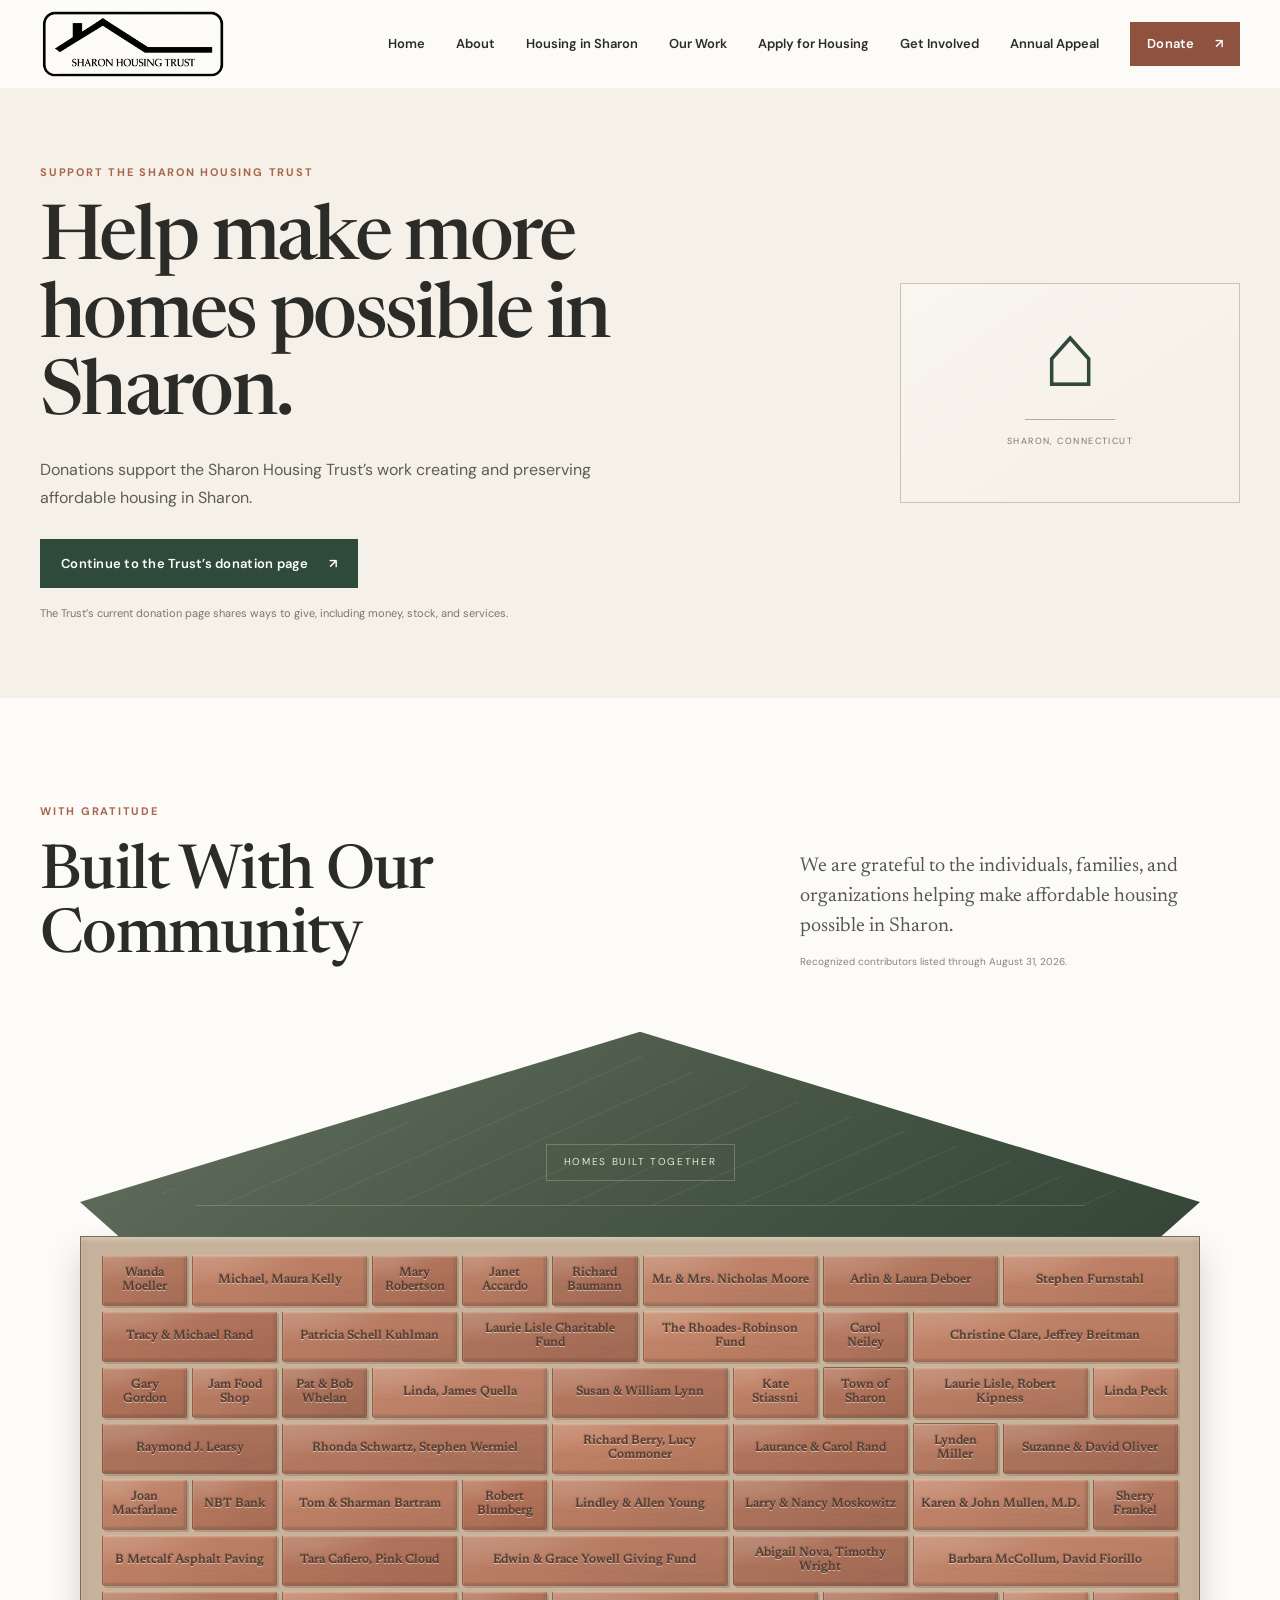
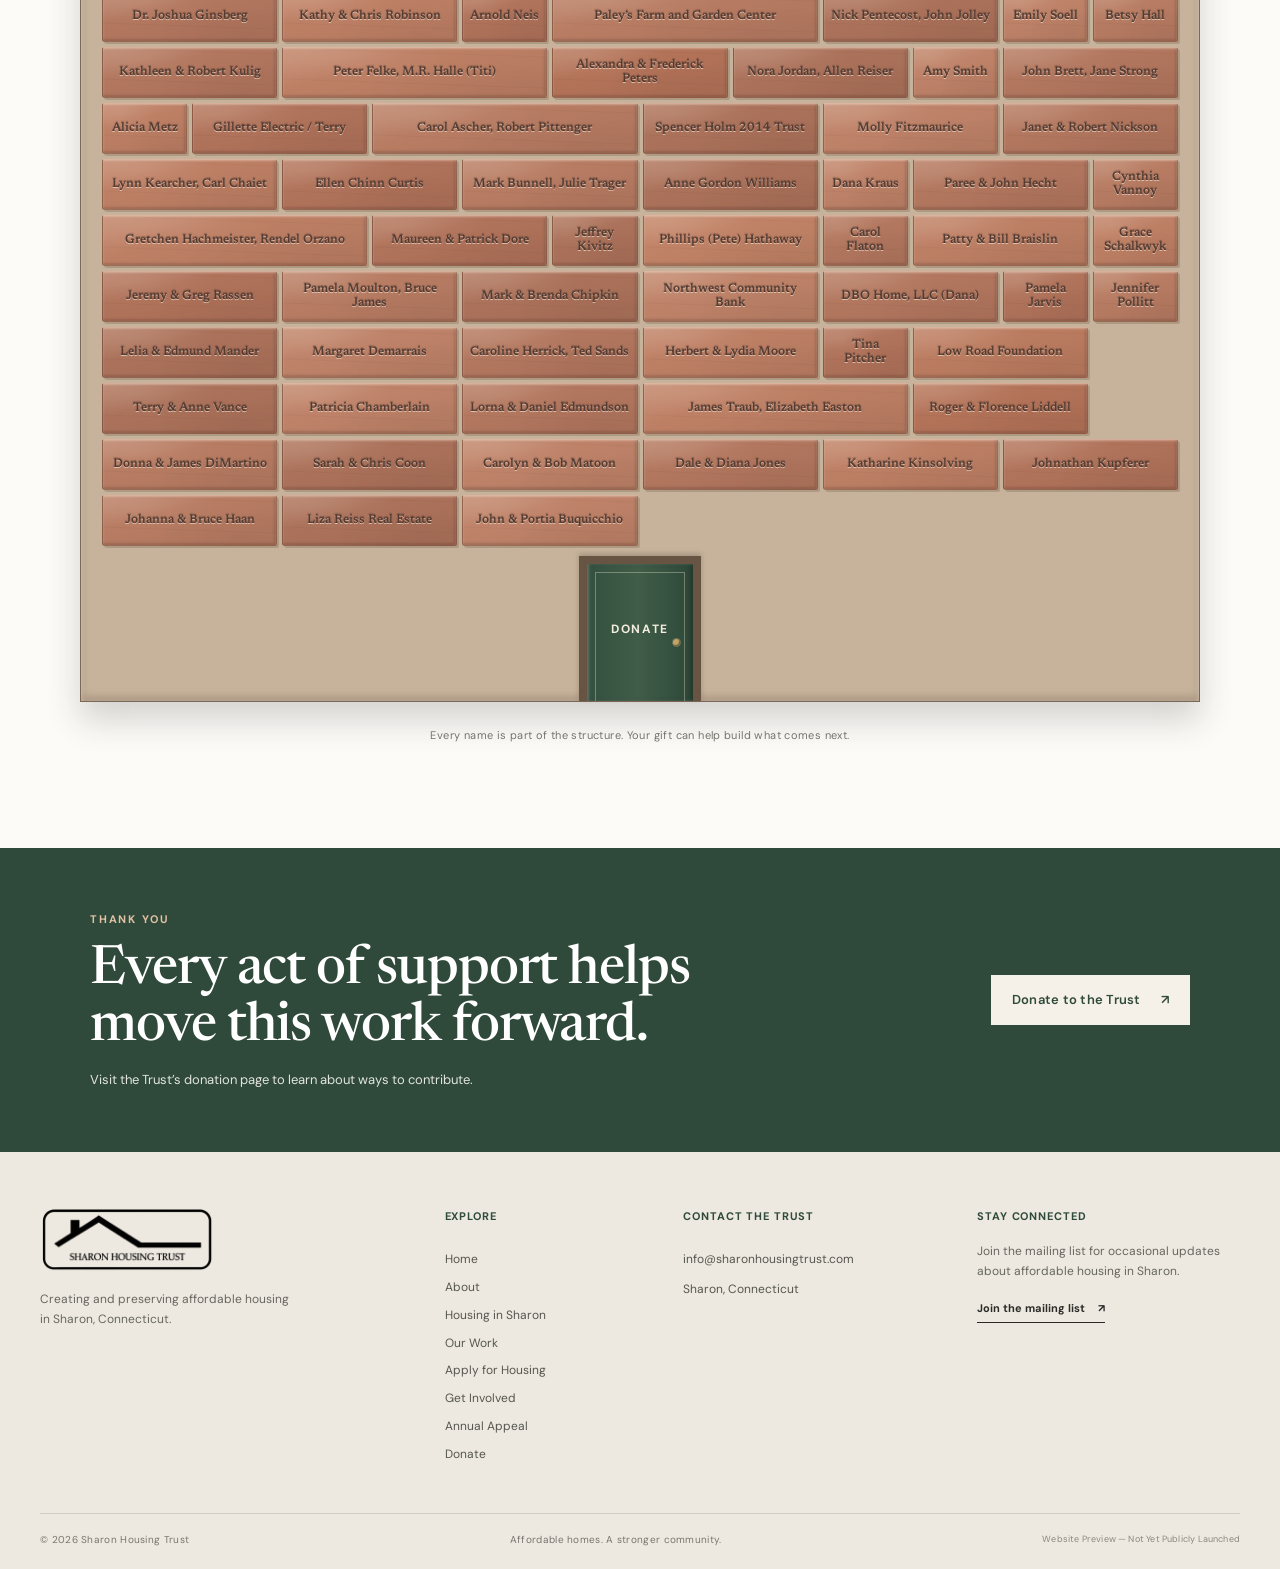
<file: donate.html>
<!doctype html>
<html lang="en">
<head>
  <meta charset="utf-8">
  <meta name="viewport" content="width=device-width, initial-scale=1">
  <meta name="googlebot" content="noindex, nofollow">
  <meta name="robots" content="noindex, nofollow">
  <meta name="theme-color" content="#2f4a3a">
  <meta name="description" content="Support the Sharon Housing Trust's work creating and preserving affordable housing in Sharon.">
  <title>Donate | Sharon Housing Trust</title>
  <link rel="preconnect" href="https://fonts.googleapis.com">
  <link rel="preconnect" href="https://fonts.gstatic.com" crossorigin>
  <link href="https://fonts.googleapis.com/css2?family=DM+Sans:wght@400;500;600;700&family=Newsreader:opsz,wght@6..72,400;6..72,500;6..72,600&display=swap" rel="stylesheet">
  <link rel="stylesheet" href="styles.css">
</head>
<body class="donate-page">
  <a class="skip-link" href="#main">Skip to content</a>
  <header class="site-header">
    <div class="header-inner">
      <a class="brand" href="index.html#top" aria-label="Sharon Housing Trust home"><img src="assets/sharon-housing-trust-logo.png?v=20261124" alt="Sharon Housing Trust"></a>
      <button class="menu-toggle" aria-expanded="false" aria-controls="primary-nav" aria-label="Open navigation"><span></span><span></span></button>
      <nav id="primary-nav" class="primary-nav" aria-label="Main navigation">
        <a href="index.html#top">Home</a><a href="about.html">About</a><a href="housing-in-sharon.html">Housing in Sharon</a><a href="our-work.html">Our Work</a><a href="apply-for-housing.html">Apply for Housing</a><a href="get-involved.html">Get Involved</a><a href="annual-appeal.html">Annual Appeal</a><a class="button button-small" href="donate.html" aria-current="page">Donate <span aria-hidden="true">↗</span></a>
      </nav>
    </div>
  </header>
  <main id="main">
    <section class="donate-intro" aria-labelledby="donate-title">
      <div class="donate-intro-copy">
        <p class="eyebrow">Support the Sharon Housing Trust</p>
        <h1 id="donate-title">Help make more homes possible in Sharon.</h1>
        <p>Donations support the Sharon Housing Trust’s work creating and preserving affordable housing in Sharon.</p>
        <a class="button" href="https://sharonhousingtrust.com/donate">Continue to the Trust’s donation page <span aria-hidden="true">↗</span></a>
        <p class="donate-method-note">The Trust’s current donation page shares ways to give, including money, stock, and services.</p>
      </div>
      <div class="donate-intro-mark" aria-hidden="true"><span>⌂</span><i></i><small>Sharon, Connecticut</small></div>
    </section>

    <section class="donor-recognition section-pad" aria-labelledby="donor-wall-title">
      <div class="donor-heading">
        <div>
          <p class="eyebrow">With gratitude</p>
          <h2 id="donor-wall-title">Built With Our Community</h2>
        </div>
        <div class="donor-heading-copy">
          <p>We are grateful to the individuals, families, and organizations helping make affordable housing possible in Sharon.</p>
          <p class="donor-placeholder-note">Recognized contributors listed through August 31, 2026.</p>
        </div>
      </div>
      <figure class="donor-house" aria-labelledby="donor-wall-title">
        <div class="donor-house-roof" aria-hidden="true"><span>Homes built together</span></div>
        <div class="donor-house-body">
          <ul class="donor-wall" id="donor-wall" aria-label="Named contributors to the Sharon Housing Trust through August 31, 2026"></ul>
          <a class="donor-house-door" href="https://sharonhousingtrust.com/donate" aria-label="Donate to the Sharon Housing Trust">
            <span>DONATE</span><i aria-hidden="true"></i>
          </a>
        </div>
        <figcaption class="donor-house-caption">Every name is part of the structure. Your gift can help build what comes next.</figcaption>
      </figure>
    </section>

    <section class="donate-closing">
      <div><p class="eyebrow eyebrow-light">Thank you</p><h2>Every act of support helps move this work forward.</h2><p>Visit the Trust’s donation page to learn about ways to contribute.</p></div>
      <a class="button button-cream" href="https://sharonhousingtrust.com/donate">Donate to the Trust <span aria-hidden="true">↗</span></a>
    </section>
  </main>
  <footer class="site-footer">
    <div class="footer-main">
      <div class="footer-brand"><a href="index.html#top"><img src="assets/sharon-housing-trust-logo.png?v=20261124" alt="Sharon Housing Trust"></a><p>Creating and preserving affordable housing in Sharon, Connecticut.</p></div>
      <div class="footer-links"><p class="footer-title">Explore</p><a href="index.html#top">Home</a><a href="about.html">About</a><a href="housing-in-sharon.html">Housing in Sharon</a><a href="our-work.html">Our Work</a><a href="apply-for-housing.html">Apply for Housing</a><a href="get-involved.html">Get Involved</a><a href="annual-appeal.html">Annual Appeal</a><a href="donate.html" aria-current="page">Donate</a></div>
      <div class="footer-contact"><p class="footer-title">Contact the Trust</p><a href="mailto:info@sharonhousingtrust.com">info@sharonhousingtrust.com</a><p>Sharon, Connecticut</p></div>
      <div class="footer-news"><p class="footer-title">Stay connected</p><p>Join the mailing list for occasional updates about affordable housing in Sharon.</p><a class="text-link" href="https://sharonhousingtrust.com/subscribe">Join the mailing list <span aria-hidden="true">↗</span></a></div>
    </div>
    <div class="footer-bottom"><span>© 2026 Sharon Housing Trust</span><span>Affordable homes. A stronger community.</span><span class="preview-indicator">Website Preview — Not Yet Publicly Launched</span></div>
  </footer>
  <script src="script.js"></script>
  <script src="donate.js"></script>
</body>
</html>
</file>
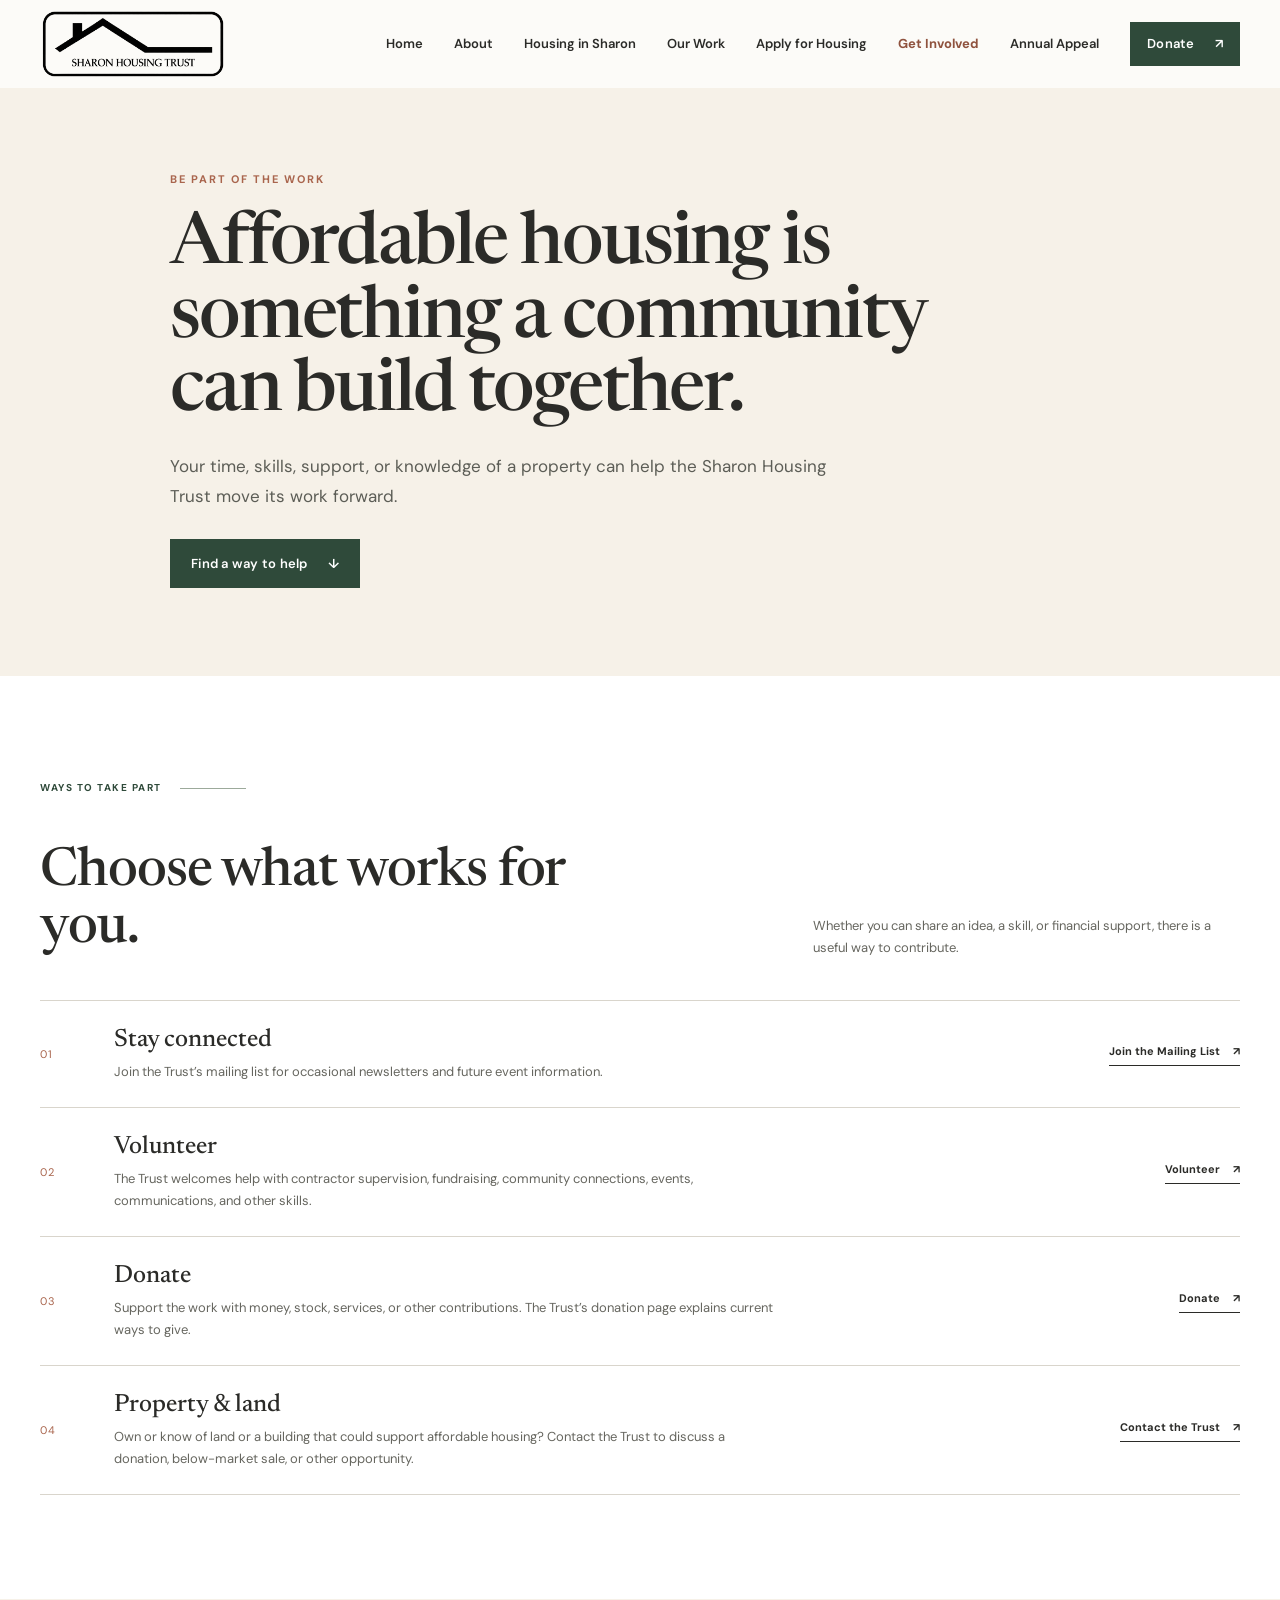
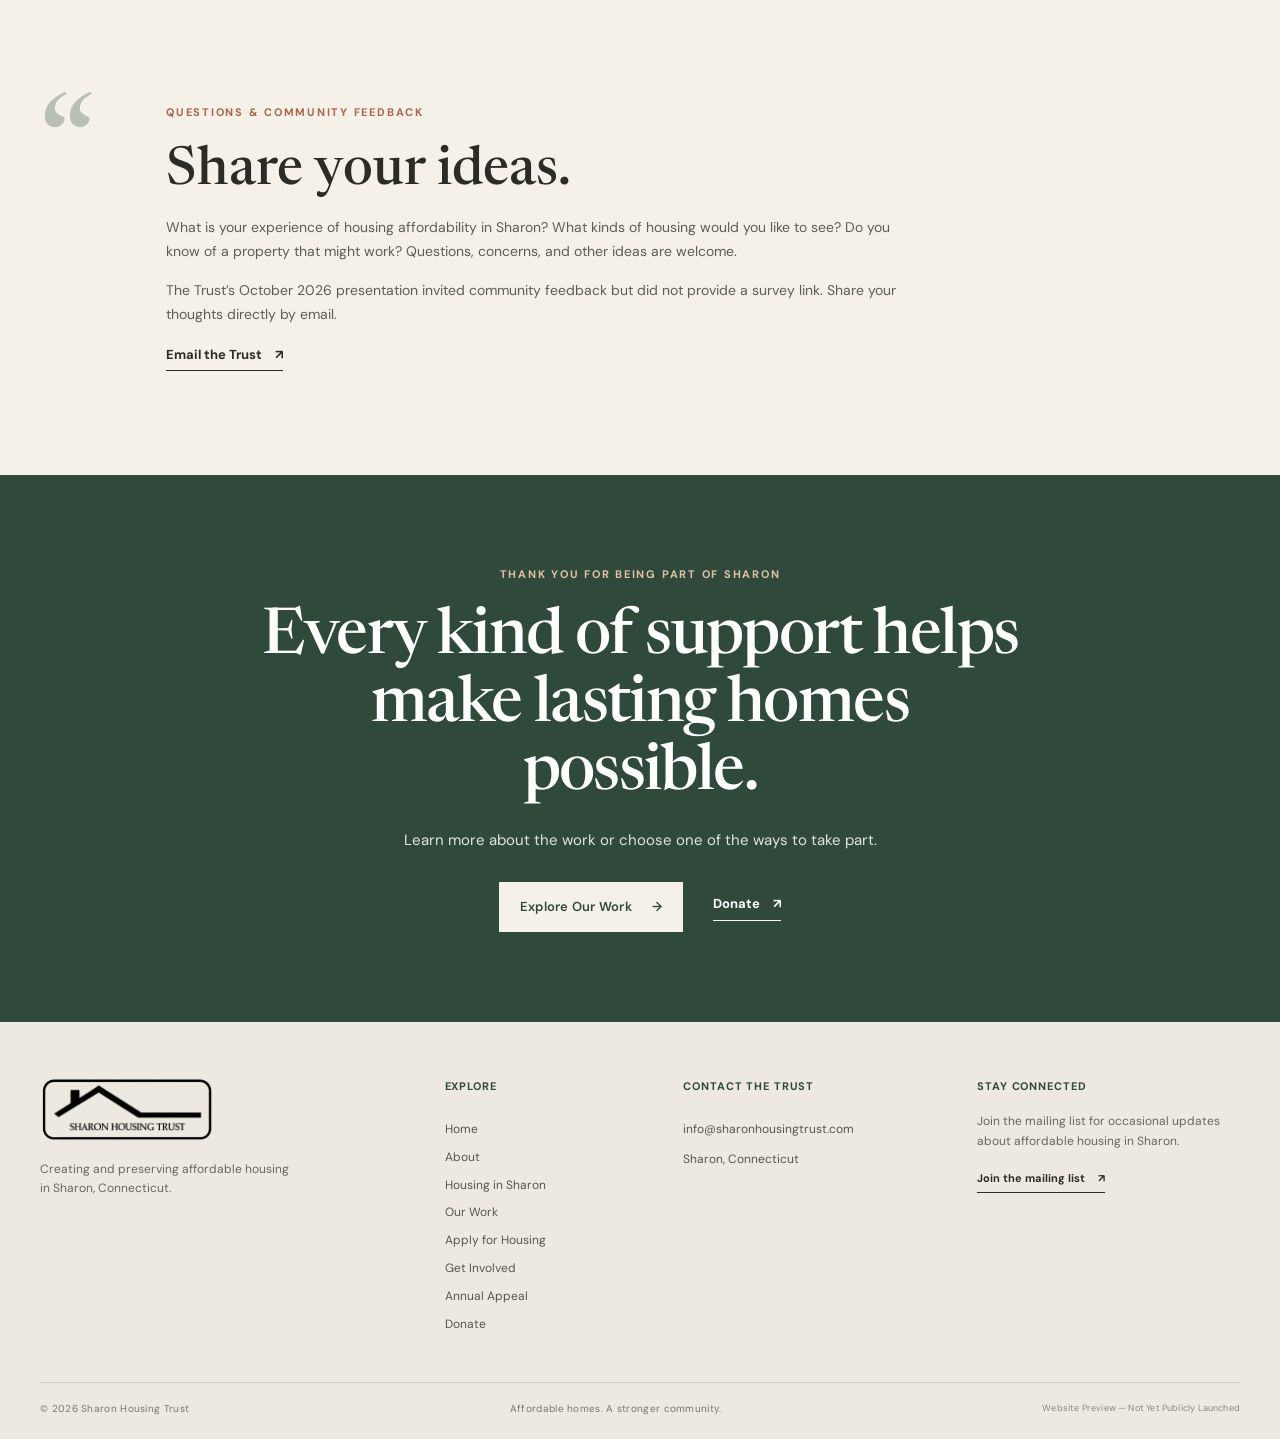
<file: get-involved.html>
<!doctype html>
<html lang="en">
<head>
  <meta charset="utf-8"><meta name="viewport" content="width=device-width, initial-scale=1">
  <meta name="googlebot" content="noindex, nofollow">
  <meta name="robots" content="noindex, nofollow"><meta name="theme-color" content="#2f4a3a">
  <meta name="description" content="Support affordable housing in Sharon by joining the mailing list, volunteering, donating, or sharing a property opportunity.">
  <title>Get Involved | Sharon Housing Trust</title>
  <link rel="preconnect" href="https://fonts.googleapis.com"><link rel="preconnect" href="https://fonts.gstatic.com" crossorigin>
  <link href="https://fonts.googleapis.com/css2?family=DM+Sans:wght@400;500;600;700&family=Newsreader:opsz,wght@6..72,400;6..72,500;6..72,600&display=swap" rel="stylesheet"><link rel="stylesheet" href="styles.css">
</head>
<body class="get-involved-page">
  <a class="skip-link" href="#main">Skip to content</a>
  <header class="site-header"><div class="header-inner"><a class="brand" href="index.html#top" aria-label="Sharon Housing Trust home"><img src="assets/sharon-housing-trust-logo.png?v=20261124" alt="Sharon Housing Trust"></a><button class="menu-toggle" aria-expanded="false" aria-controls="primary-nav" aria-label="Open navigation"><span></span><span></span></button><nav id="primary-nav" class="primary-nav" aria-label="Main navigation"><a href="index.html#top">Home</a><a href="about.html">About</a><a href="housing-in-sharon.html">Housing in Sharon</a><a href="our-work.html">Our Work</a><a href="apply-for-housing.html">Apply for Housing</a><a href="get-involved.html" aria-current="page">Get Involved</a><a href="annual-appeal.html">Annual Appeal</a><a class="button button-small" href="donate.html">Donate <span aria-hidden="true">↗</span></a></nav></div></header>
  <main id="main">
    <section class="apply-hero involved-hero"><p class="eyebrow">Be part of the work</p><h1>Affordable housing is something a community can build together.</h1><p>Your time, skills, support, or knowledge of a property can help the Sharon Housing Trust move its work forward.</p><a class="button" href="#ways-to-help">Find a way to help <span aria-hidden="true">↓</span></a></section>
    <section class="ways-to-help section-pad" id="ways-to-help"><div class="section-label"><span>Ways to take part</span><i></i></div><div class="ways-heading"><h2>Choose what works for you.</h2><p>Whether you can share an idea, a skill, or financial support, there is a useful way to contribute.</p></div>
      <div class="ways-list">
        <article><span class="work-number">01</span><div><h3>Stay connected</h3><p>Join the Trust’s mailing list for occasional newsletters and future event information.</p></div><a class="text-link" href="https://sharonhousingtrust.com/subscribe">Join the Mailing List <span aria-hidden="true">↗</span></a></article>
        <article><span class="work-number">02</span><div><h3>Volunteer</h3><p>The Trust welcomes help with contractor supervision, fundraising, community connections, events, communications, and other skills.</p></div><a class="text-link" href="mailto:info@sharonhousingtrust.com?subject=Volunteering%20with%20the%20Sharon%20Housing%20Trust">Volunteer <span aria-hidden="true">↗</span></a></article>
        <article><span class="work-number">03</span><div><h3>Donate</h3><p>Support the work with money, stock, services, or other contributions. The Trust’s donation page explains current ways to give.</p></div><a class="text-link" href="donate.html">Donate <span aria-hidden="true">↗</span></a></article>
        <article><span class="work-number">04</span><div><h3>Property &amp; land</h3><p>Own or know of land or a building that could support affordable housing? Contact the Trust to discuss a donation, below-market sale, or other opportunity.</p></div><a class="text-link" href="mailto:info@sharonhousingtrust.com?subject=Affordable%20housing%20property%20opportunity">Contact the Trust <span aria-hidden="true">↗</span></a></article>
      </div>
    </section>
    <section class="share-ideas section-pad"><div class="feedback-mark" aria-hidden="true">“</div><div><p class="eyebrow">Questions &amp; community feedback</p><h2>Share your ideas.</h2><p>What is your experience of housing affordability in Sharon? What kinds of housing would you like to see? Do you know of a property that might work? Questions, concerns, and other ideas are welcome.</p><p class="feedback-note">The Trust’s October 2026 presentation invited community feedback but did not provide a survey link. Share your thoughts directly by email.</p><a class="text-link" href="mailto:info@sharonhousingtrust.com?subject=Housing%20in%20Sharon%20feedback">Email the Trust <span aria-hidden="true">↗</span></a></div></section>
    <section class="support"><div class="support-inner"><p class="eyebrow eyebrow-light">Thank you for being part of Sharon</p><h2>Every kind of support helps make lasting homes possible.</h2><p>Learn more about the work or choose one of the ways to take part.</p><div class="support-actions"><a class="button button-cream" href="our-work.html">Explore Our Work <span aria-hidden="true">→</span></a><a class="text-link light-link" href="donate.html">Donate <span aria-hidden="true">↗</span></a></div></div></section>
  </main>
  <footer class="site-footer"><div class="footer-main"><div class="footer-brand"><a href="index.html#top"><img src="assets/sharon-housing-trust-logo.png?v=20261124" alt="Sharon Housing Trust"></a><p>Creating and preserving affordable housing in Sharon, Connecticut.</p></div><div class="footer-links"><p class="footer-title">Explore</p><a href="index.html#top">Home</a><a href="about.html">About</a><a href="housing-in-sharon.html">Housing in Sharon</a><a href="our-work.html">Our Work</a><a href="apply-for-housing.html">Apply for Housing</a><a href="get-involved.html">Get Involved</a><a href="annual-appeal.html">Annual Appeal</a><a href="donate.html">Donate</a></div><div class="footer-contact"><p class="footer-title">Contact the Trust</p><a href="mailto:info@sharonhousingtrust.com">info@sharonhousingtrust.com</a><p>Sharon, Connecticut</p></div><div class="footer-news"><p class="footer-title">Stay connected</p><p>Join the mailing list for occasional updates about affordable housing in Sharon.</p><a class="text-link" href="https://sharonhousingtrust.com/subscribe">Join the mailing list <span aria-hidden="true">↗</span></a></div></div><div class="footer-bottom"><span>© 2026 Sharon Housing Trust</span><span>Affordable homes. A stronger community.</span><span class="preview-indicator">Website Preview — Not Yet Publicly Launched</span></div></footer>
  <script src="script.js"></script>
</body>
</html>
</file>
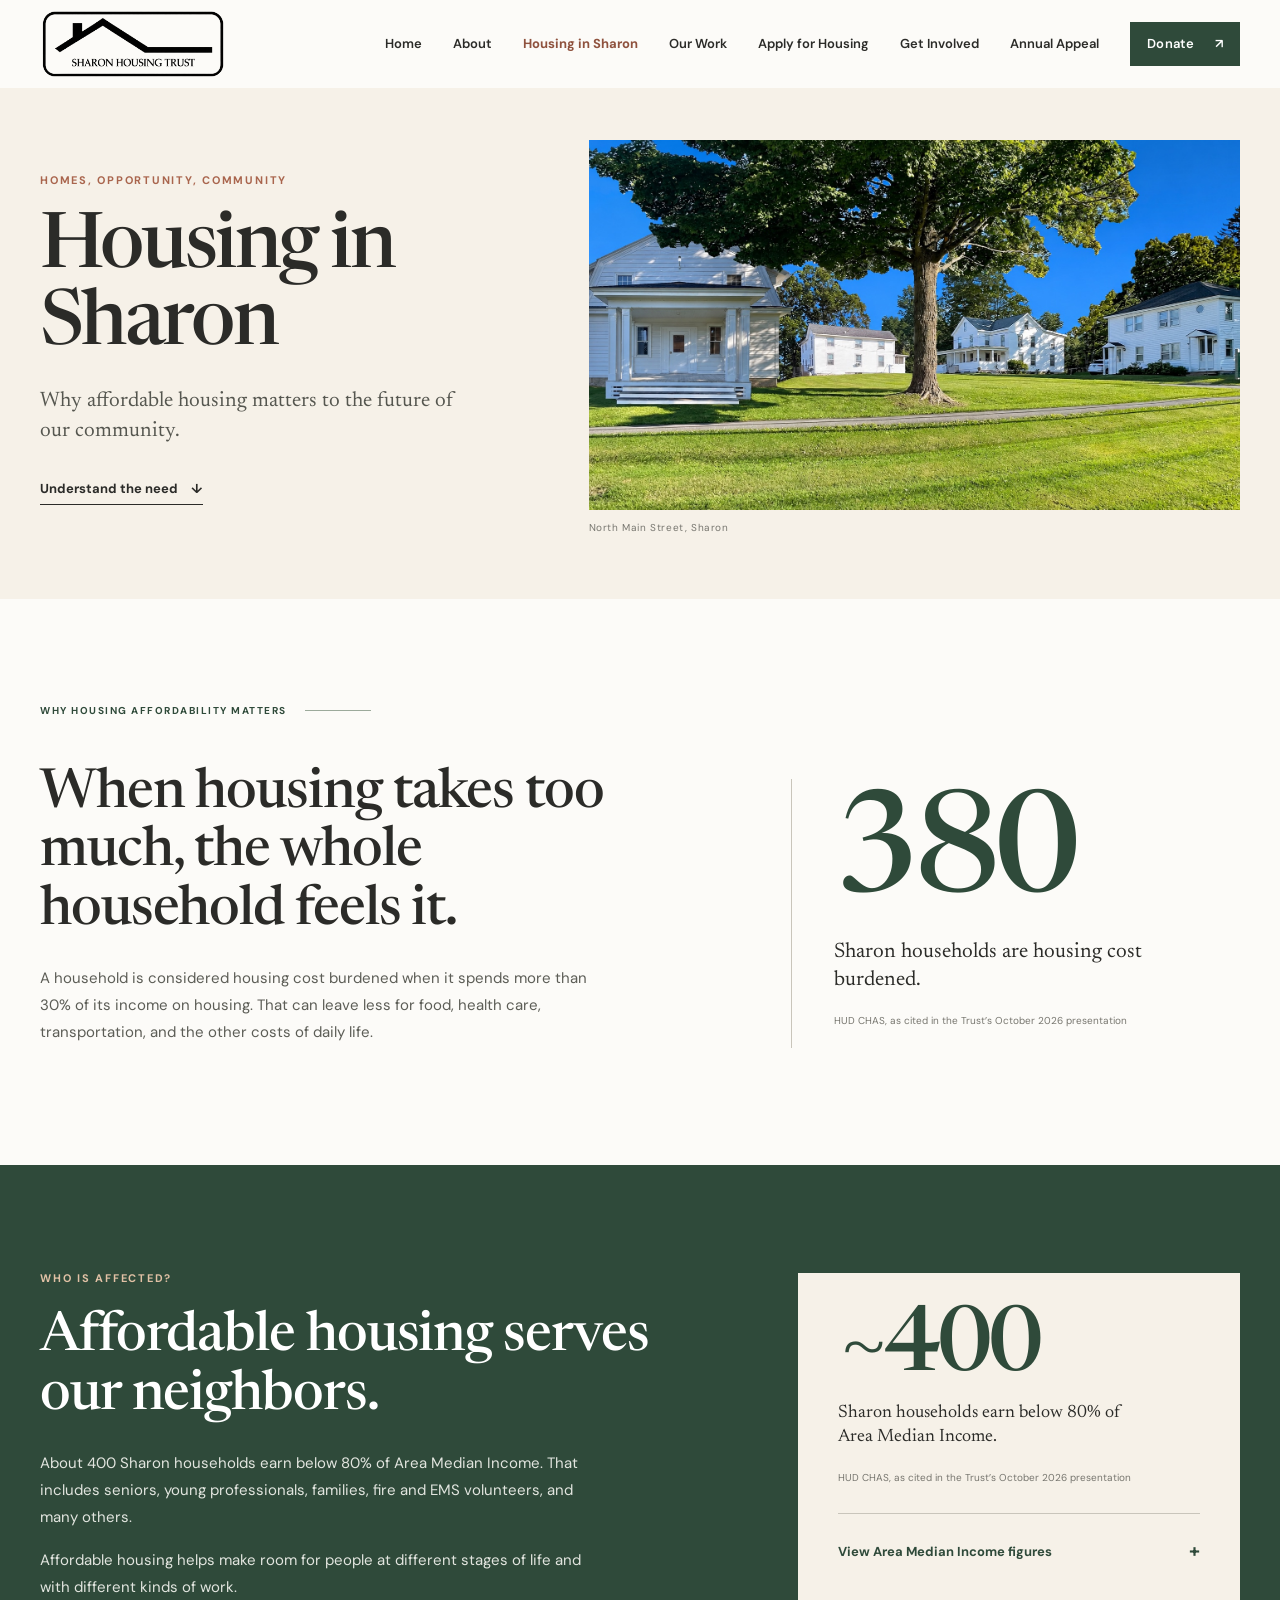
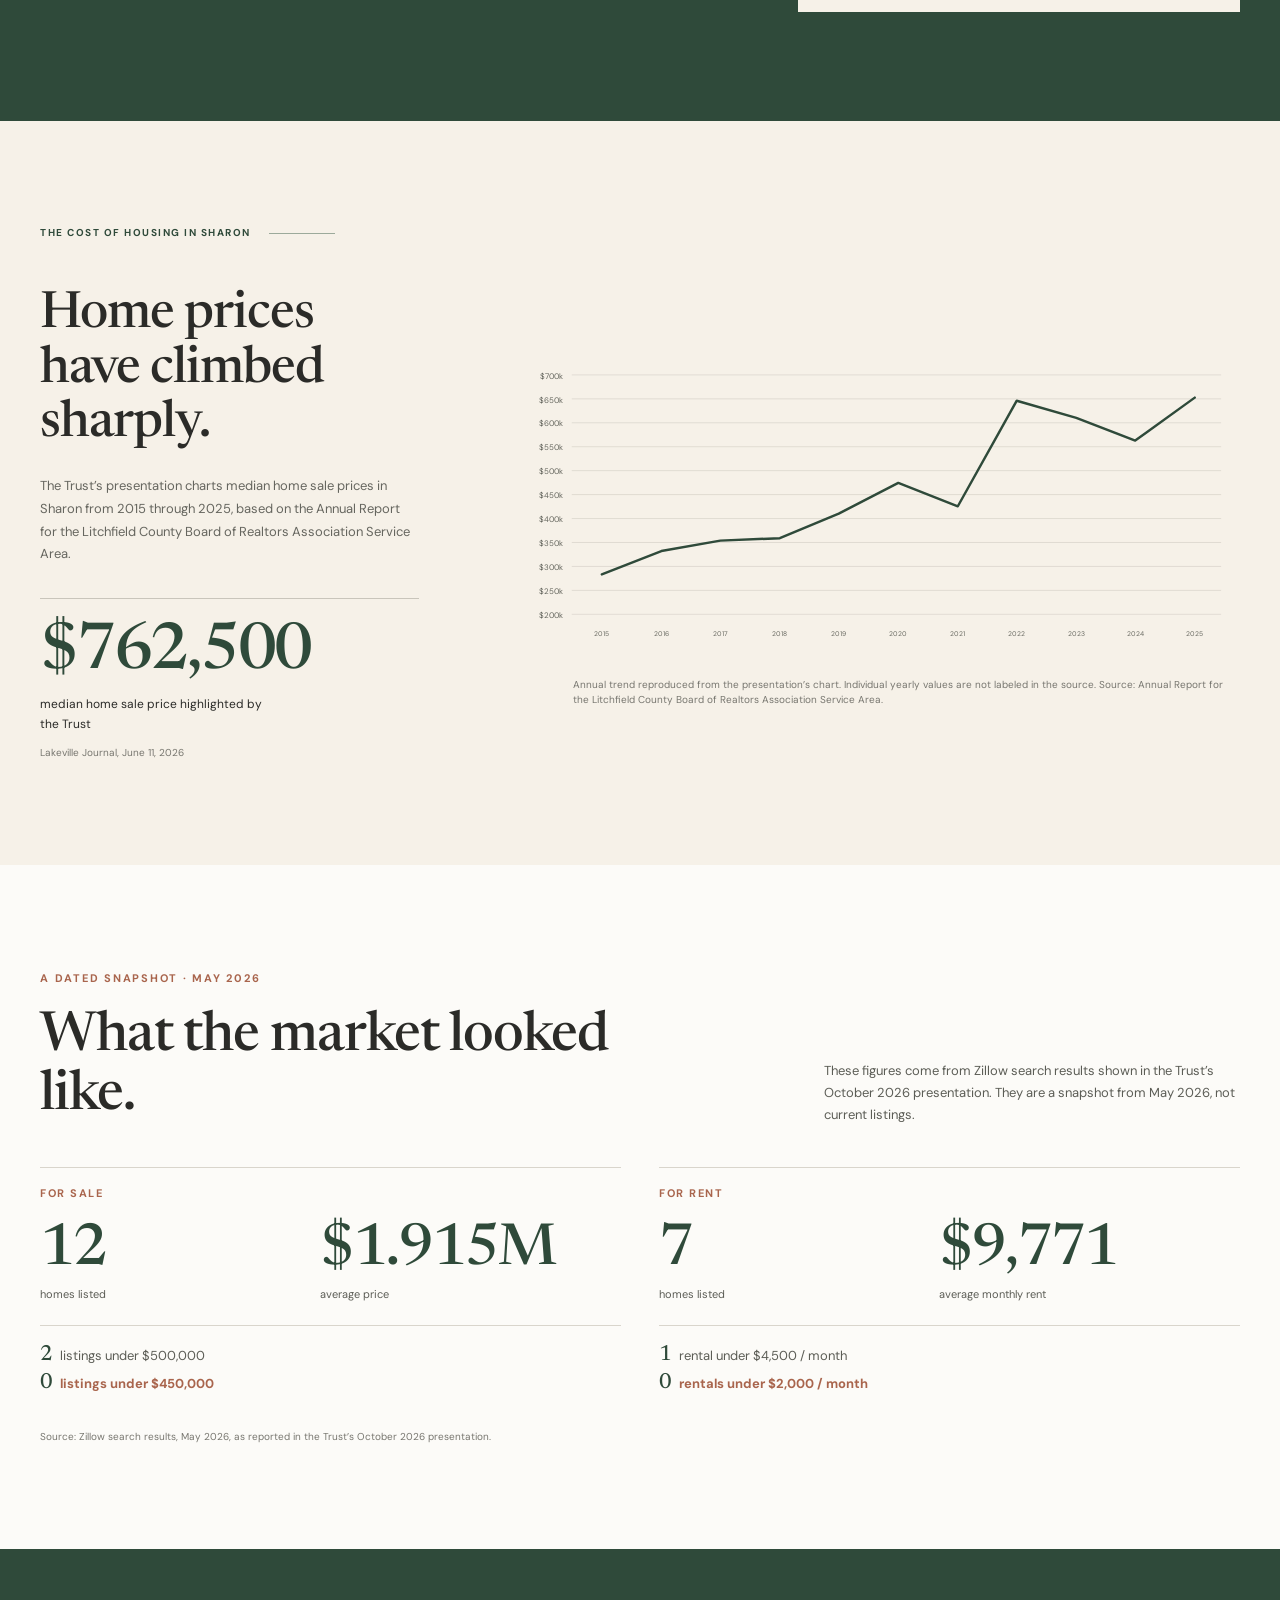
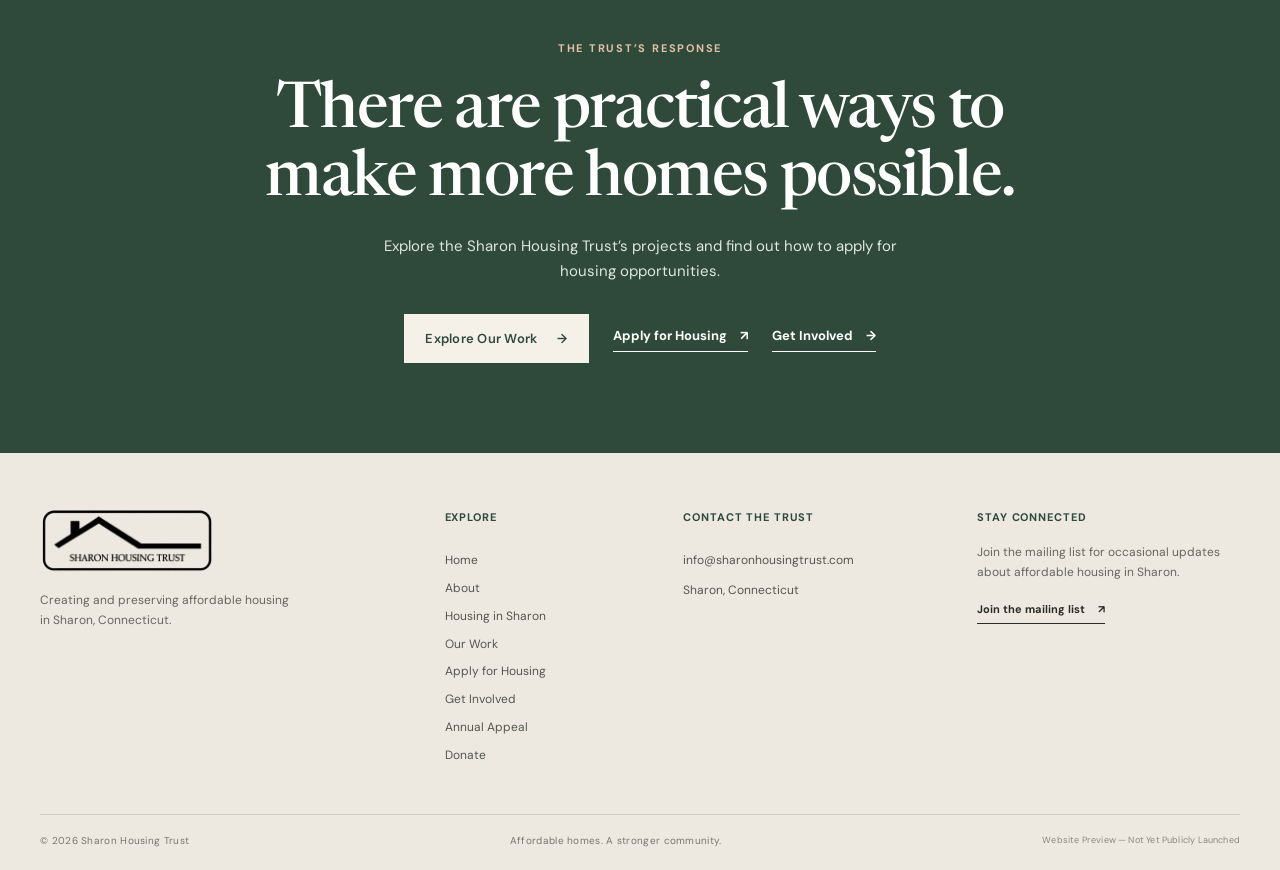
<file: housing-in-sharon.html>
<!doctype html>
<html lang="en">
<head>
  <meta charset="utf-8">
  <meta name="viewport" content="width=device-width, initial-scale=1">
  <meta name="googlebot" content="noindex, nofollow">
  <meta name="robots" content="noindex, nofollow">
  <meta name="theme-color" content="#2f4a3a">
  <meta name="description" content="Understand housing affordability in Sharon, Connecticut through local household and housing market data.">
  <title>Housing in Sharon | Sharon Housing Trust</title>
  <link rel="preconnect" href="https://fonts.googleapis.com">
  <link rel="preconnect" href="https://fonts.gstatic.com" crossorigin>
  <link href="https://fonts.googleapis.com/css2?family=DM+Sans:wght@400;500;600;700&family=Newsreader:opsz,wght@6..72,400;6..72,500;6..72,600&display=swap" rel="stylesheet">
  <link rel="stylesheet" href="styles.css">
</head>
<body class="housing-page">
  <a class="skip-link" href="#main">Skip to content</a>
  <header class="site-header">
    <div class="header-inner">
      <a class="brand" href="index.html#top" aria-label="Sharon Housing Trust home"><img src="assets/sharon-housing-trust-logo.png?v=20261124" alt="Sharon Housing Trust"></a>
      <button class="menu-toggle" aria-expanded="false" aria-controls="primary-nav" aria-label="Open navigation"><span></span><span></span></button>
      <nav id="primary-nav" class="primary-nav" aria-label="Main navigation">
        <a href="index.html#top">Home</a><a href="about.html">About</a><a href="housing-in-sharon.html" aria-current="page">Housing in Sharon</a><a href="our-work.html">Our Work</a><a href="apply-for-housing.html">Apply for Housing</a><a href="get-involved.html">Get Involved</a><a href="annual-appeal.html">Annual Appeal</a><a class="button button-small" href="donate.html">Donate <span aria-hidden="true">↗</span></a>
      </nav>
    </div>
  </header>
  <main id="main">
    <section class="housing-hero" aria-labelledby="page-title">
      <div class="housing-hero-copy"><p class="eyebrow">Homes, opportunity, community</p><h1 id="page-title">Housing in Sharon</h1><p>Why affordable housing matters to the future of our community.</p><a class="text-link" href="#why-housing">Understand the need <span aria-hidden="true">↓</span></a></div>
      <figure class="housing-hero-image"><img src="assets/north-main-hero.jpg" alt="Homes at the Sharon Housing Trust’s North Main Street campus beneath a large tree"><figcaption>North Main Street, Sharon</figcaption></figure>
    </section>

    <section class="housing-need section-pad" id="why-housing">
      <div class="section-label"><span>Why housing affordability matters</span><i></i></div>
      <div class="need-grid">
        <div><h2>When housing takes too much, the whole household feels it.</h2><p class="lead-copy">A household is considered housing cost burdened when it spends more than 30% of its income on housing. That can leave less for food, health care, transportation, and the other costs of daily life.</p></div>
        <div class="big-stat"><strong>380</strong><span>Sharon households are housing cost burdened.</span><small>HUD CHAS, as cited in the Trust’s October 2026 presentation</small></div>
      </div>
    </section>

    <section class="community section-pad">
      <div class="community-copy"><p class="eyebrow">Who is affected?</p><h2>Affordable housing serves our neighbors.</h2><p>About 400 Sharon households earn below 80% of Area Median Income. That includes seniors, young professionals, families, fire and EMS volunteers, and many others.</p><p>Affordable housing helps make room for people at different stages of life and with different kinds of work.</p></div>
      <div class="community-stat"><strong>~400</strong><span>Sharon households earn below 80% of Area Median Income.</span><small>HUD CHAS, as cited in the Trust’s October 2026 presentation</small>
        <details class="income-details"><summary>View Area Median Income figures</summary><div class="income-table-wrap"><table><caption>Area Median Income, 100% AMI</caption><thead><tr><th scope="col">Household size</th><th scope="col">Annual income</th></tr></thead><tbody><tr><td>1 person</td><td>$85,960</td></tr><tr><td>2 people</td><td>$98,240</td></tr><tr><td>3 people</td><td>$110,520</td></tr><tr><td>4 people</td><td>$122,800</td></tr></tbody></table></div><p class="table-note">Figures reproduced from the Sharon Housing Trust’s October 2026 presentation. The presentation does not specify a year for these AMI limits.</p></details>
      </div>
    </section>

    <section class="home-prices section-pad">
      <div class="section-label"><span>The cost of housing in Sharon</span><i></i></div>
      <div class="prices-layout"><div class="prices-intro"><h2>Home prices have climbed sharply.</h2><p>The Trust’s presentation charts median home sale prices in Sharon from 2015 through 2025, based on the Annual Report for the Litchfield County Board of Realtors Association Service Area.</p><div class="price-highlight"><strong>$762,500</strong><span>median home sale price highlighted by the Trust</span><small>Lakeville Journal, June 11, 2026</small></div></div>
        <figure class="price-chart">
          <svg viewBox="0 0 1200 540" role="img" aria-labelledby="chart-title chart-desc" preserveAspectRatio="xMidYMid meet">
            <title id="chart-title">Median home sale prices in Sharon, 2015–2025</title>
            <desc id="chart-desc">A line chart showing a rising trend in Sharon median home sale prices from 2015 to 2025, with a sharp increase in 2022, a dip in 2024, and another rise in 2025. The original presentation did not print individual annual values.</desc>
            <g class="chart-grid"><line x1="112" y1="52" x2="1170" y2="52"/><line x1="112" y1="91" x2="1170" y2="91"/><line x1="112" y1="130" x2="1170" y2="130"/><line x1="112" y1="169" x2="1170" y2="169"/><line x1="112" y1="208" x2="1170" y2="208"/><line x1="112" y1="247" x2="1170" y2="247"/><line x1="112" y1="286" x2="1170" y2="286"/><line x1="112" y1="325" x2="1170" y2="325"/><line x1="112" y1="364" x2="1170" y2="364"/><line x1="112" y1="403" x2="1170" y2="403"/><line x1="112" y1="442" x2="1170" y2="442"/></g>
            <g class="chart-y-labels"><text x="98" y="58">$700k</text><text x="98" y="97">$650k</text><text x="98" y="136">$600k</text><text x="98" y="175">$550k</text><text x="98" y="214">$500k</text><text x="98" y="253">$450k</text><text x="98" y="292">$400k</text><text x="98" y="331">$350k</text><text x="98" y="370">$300k</text><text x="98" y="409">$250k</text><text x="98" y="448">$200k</text></g>
            <polyline class="chart-line" points="161,377 258,339 354,322 451,318 547,278 644,228 741,266 837,94 934,122 1030,159 1127,89"/>
            <g class="chart-years"><text x="161" y="477">2015</text><text x="258" y="477">2016</text><text x="354" y="477">2017</text><text x="451" y="477">2018</text><text x="547" y="477">2019</text><text x="644" y="477">2020</text><text x="741" y="477">2021</text><text x="837" y="477">2022</text><text x="934" y="477">2023</text><text x="1030" y="477">2024</text><text x="1127" y="477">2025</text></g>
          </svg>
          <figcaption>Annual trend reproduced from the presentation’s chart. Individual yearly values are not labeled in the source. Source: Annual Report for the Litchfield County Board of Realtors Association Service Area.</figcaption>
        </figure>
      </div>
    </section>

    <section class="market-snapshot section-pad">
      <div class="snapshot-heading"><div><p class="eyebrow">A dated snapshot · May 2026</p><h2>What the market looked like.</h2></div><p>These figures come from Zillow search results shown in the Trust’s October 2026 presentation. They are a snapshot from May 2026, not current listings.</p></div>
      <div class="market-panels">
        <article class="market-panel"><p class="market-label">For sale</p><div class="market-averages"><div><strong>12</strong><span>homes listed</span></div><div><strong>$1.915M</strong><span>average price</span></div></div><div class="market-thresholds"><p><strong>2</strong> listings under $500,000</p><p class="market-zero"><strong>0</strong> listings under $450,000</p></div></article>
        <article class="market-panel"><p class="market-label">For rent</p><div class="market-averages"><div><strong>7</strong><span>homes listed</span></div><div><strong>$9,771</strong><span>average monthly rent</span></div></div><div class="market-thresholds"><p><strong>1</strong> rental under $4,500 / month</p><p class="market-zero"><strong>0</strong> rentals under $2,000 / month</p></div></article>
      </div>
      <p class="snapshot-source">Source: Zillow search results, May 2026, as reported in the Trust’s October 2026 presentation.</p>
    </section>

    <section class="support housing-final-cta">
      <div class="support-inner"><p class="eyebrow eyebrow-light">The Trust’s response</p><h2>There are practical ways to make more homes possible.</h2><p>Explore the Sharon Housing Trust’s projects and find out how to apply for housing opportunities.</p><div class="support-actions"><a class="button button-cream" href="our-work.html">Explore Our Work <span aria-hidden="true">→</span></a><a class="text-link light-link" href="apply-for-housing.html">Apply for Housing <span aria-hidden="true">↗</span></a><a class="text-link light-link" href="get-involved.html">Get Involved <span aria-hidden="true">→</span></a></div></div>
    </section>
  </main>
  <footer class="site-footer">
    <div class="footer-main"><div class="footer-brand"><a href="index.html#top"><img src="assets/sharon-housing-trust-logo.png?v=20261124" alt="Sharon Housing Trust"></a><p>Creating and preserving affordable housing in Sharon, Connecticut.</p></div><div class="footer-links"><p class="footer-title">Explore</p><a href="index.html#top">Home</a><a href="about.html">About</a><a href="housing-in-sharon.html">Housing in Sharon</a><a href="our-work.html">Our Work</a><a href="apply-for-housing.html">Apply for Housing</a><a href="get-involved.html">Get Involved</a><a href="annual-appeal.html">Annual Appeal</a><a href="donate.html">Donate</a></div><div class="footer-contact"><p class="footer-title">Contact the Trust</p><a href="mailto:info@sharonhousingtrust.com">info@sharonhousingtrust.com</a><p>Sharon, Connecticut</p></div><div class="footer-news"><p class="footer-title">Stay connected</p><p>Join the mailing list for occasional updates about affordable housing in Sharon.</p><a class="text-link" href="https://sharonhousingtrust.com/subscribe">Join the mailing list <span aria-hidden="true">↗</span></a></div></div>
    <div class="footer-bottom"><span>© 2026 Sharon Housing Trust</span><span>Affordable homes. A stronger community.</span><span class="preview-indicator">Website Preview — Not Yet Publicly Launched</span></div>
  </footer>
  <script src="script.js"></script>
</body>
</html>
</file>
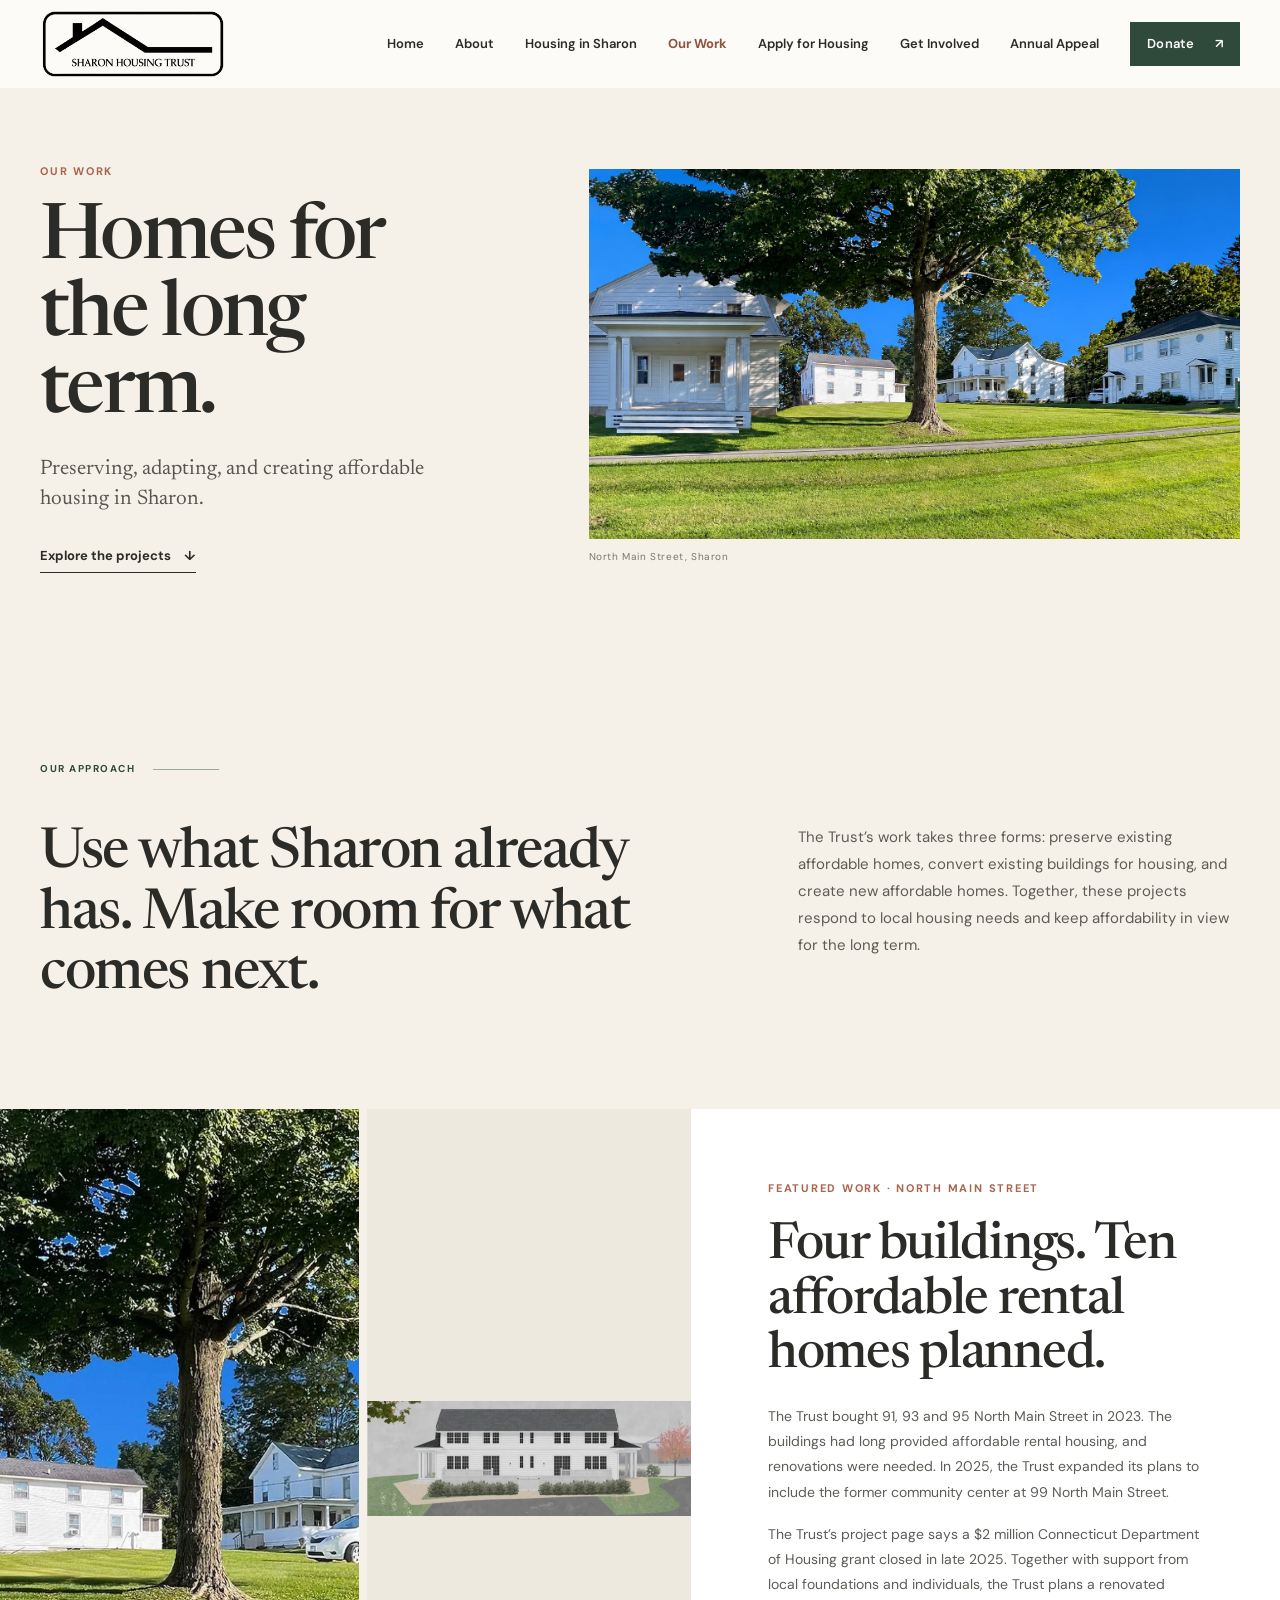
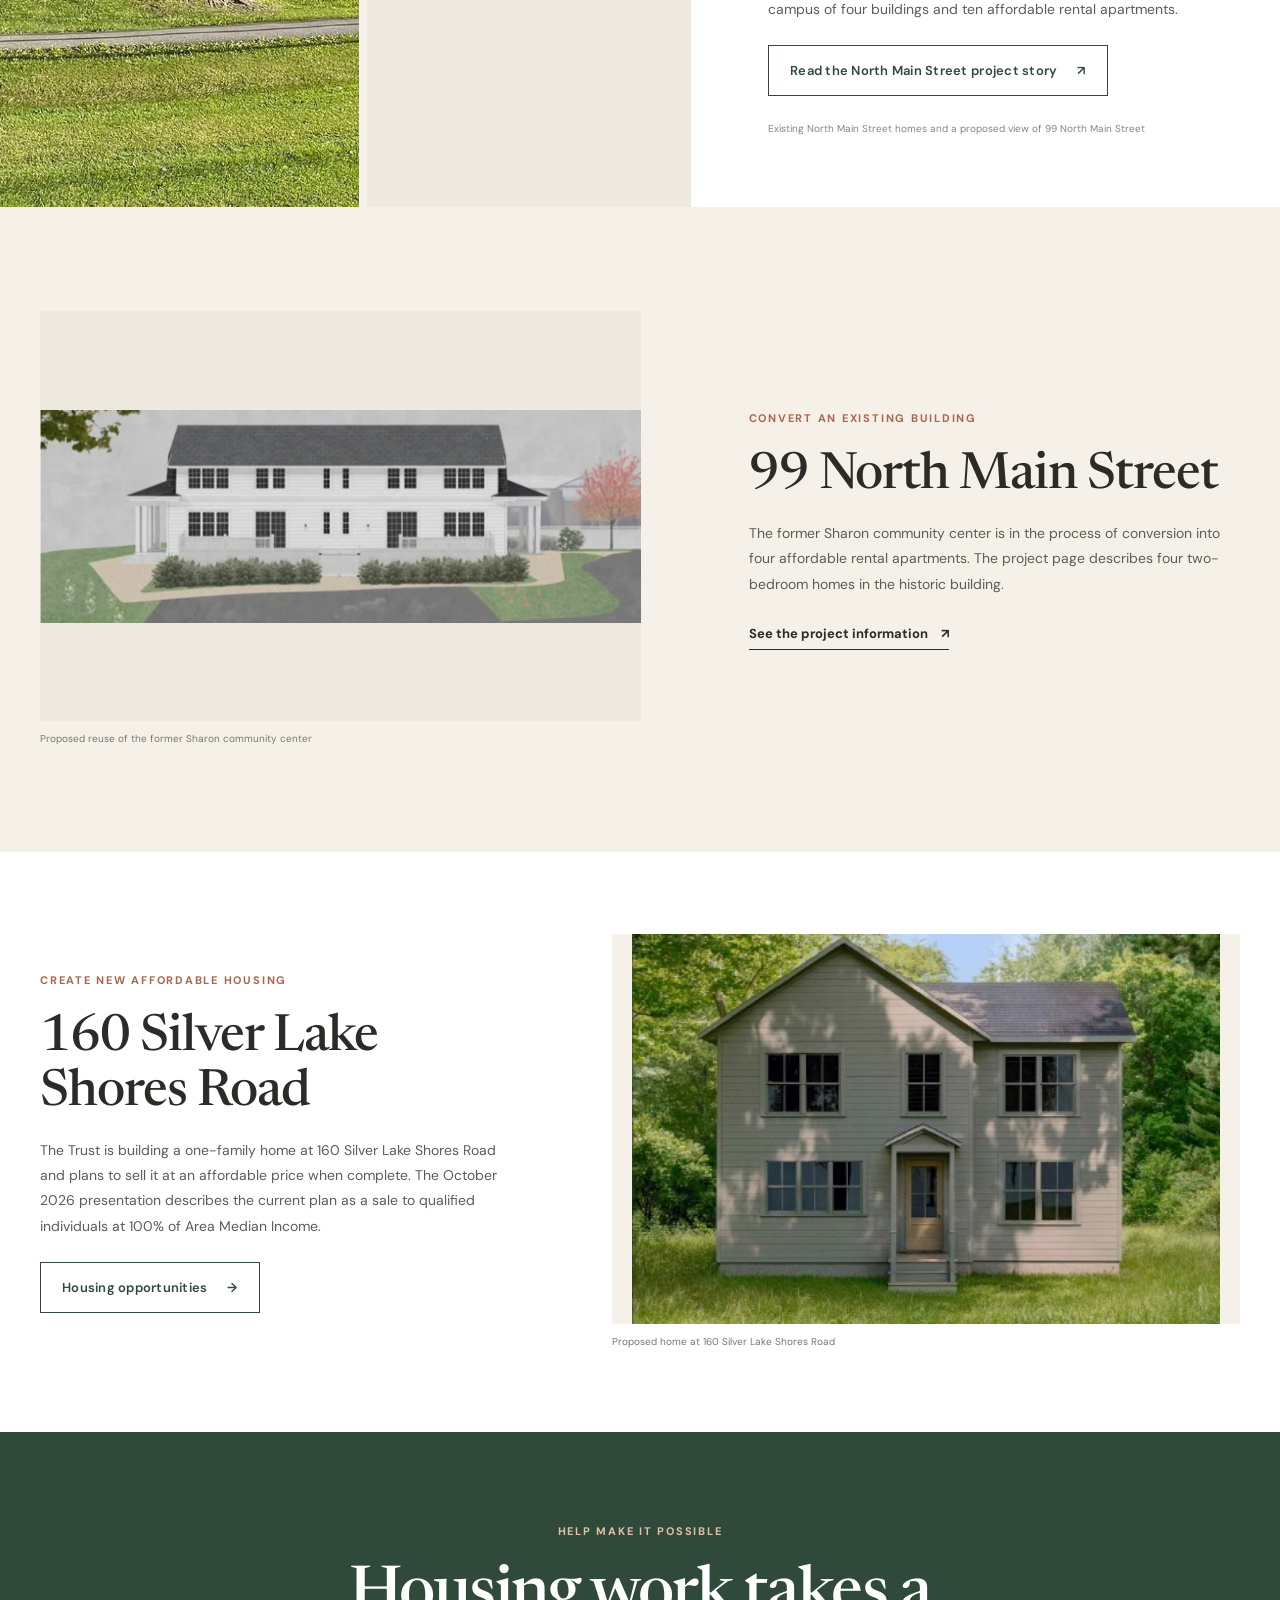
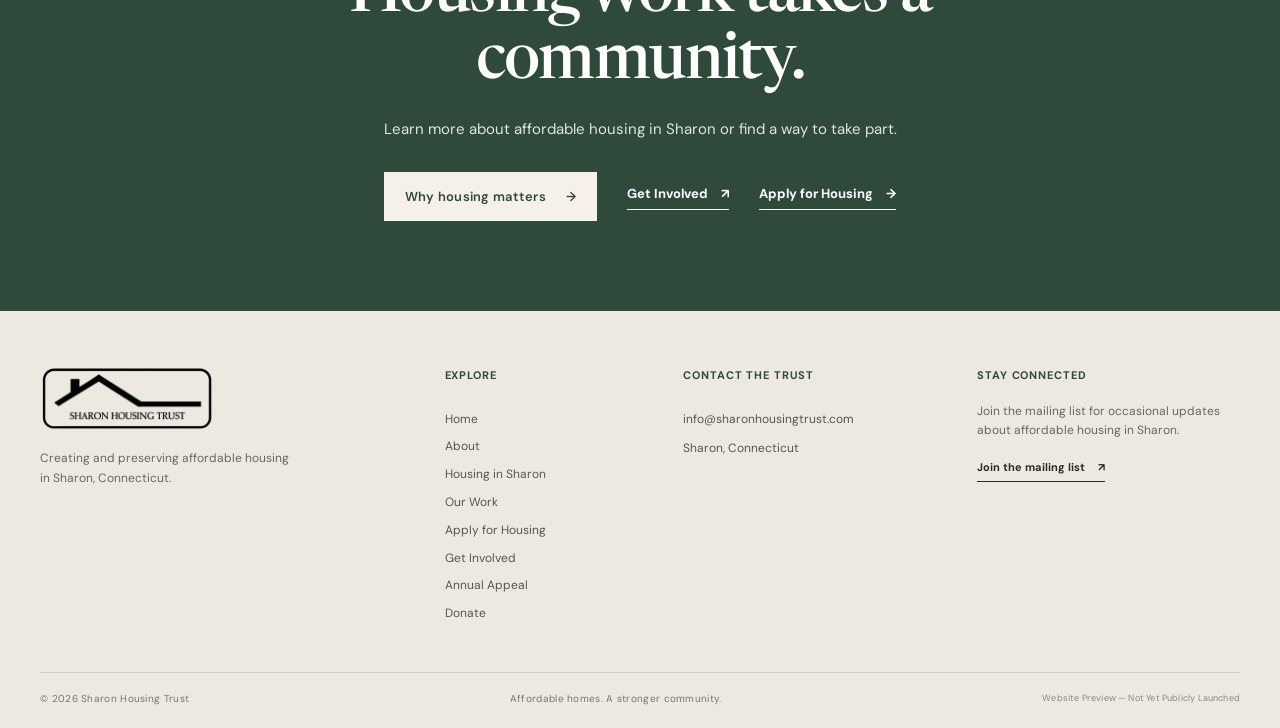
<file: our-work.html>
<!doctype html>
<html lang="en">
<head>
  <meta charset="utf-8"><meta name="viewport" content="width=device-width, initial-scale=1">
  <meta name="googlebot" content="noindex, nofollow">
  <meta name="robots" content="noindex, nofollow"><meta name="theme-color" content="#2f4a3a">
  <meta name="description" content="Explore how the Sharon Housing Trust preserves, converts, and creates affordable homes in Sharon.">
  <title>Our Work | Sharon Housing Trust</title>
  <link rel="preconnect" href="https://fonts.googleapis.com"><link rel="preconnect" href="https://fonts.gstatic.com" crossorigin>
  <link href="https://fonts.googleapis.com/css2?family=DM+Sans:wght@400;500;600;700&family=Newsreader:opsz,wght@6..72,400;6..72,500;6..72,600&display=swap" rel="stylesheet"><link rel="stylesheet" href="styles.css">
</head>
<body class="our-work-page">
  <a class="skip-link" href="#main">Skip to content</a>
  <header class="site-header"><div class="header-inner"><a class="brand" href="index.html#top" aria-label="Sharon Housing Trust home"><img src="assets/sharon-housing-trust-logo.png?v=20261124" alt="Sharon Housing Trust"></a><button class="menu-toggle" aria-expanded="false" aria-controls="primary-nav" aria-label="Open navigation"><span></span><span></span></button><nav id="primary-nav" class="primary-nav" aria-label="Main navigation"><a href="index.html#top">Home</a><a href="about.html">About</a><a href="housing-in-sharon.html">Housing in Sharon</a><a href="our-work.html" aria-current="page">Our Work</a><a href="apply-for-housing.html">Apply for Housing</a><a href="get-involved.html">Get Involved</a><a href="annual-appeal.html">Annual Appeal</a><a class="button button-small" href="donate.html">Donate <span aria-hidden="true">↗</span></a></nav></div></header>
  <main id="main">
    <section class="housing-hero work-page-hero" aria-labelledby="page-title"><div class="housing-hero-copy"><p class="eyebrow">Our work</p><h1 id="page-title">Homes for the long term.</h1><p>Preserving, adapting, and creating affordable housing in Sharon.</p><a class="text-link" href="#north-main">Explore the projects <span aria-hidden="true">↓</span></a></div><figure class="housing-hero-image"><img src="assets/north-main-hero.jpg" alt="The Trust’s North Main Street homes beneath a large mature tree"><figcaption>North Main Street, Sharon</figcaption></figure></section>
    <section class="our-approach section-pad"><div class="section-label"><span>Our approach</span><i></i></div><div class="our-approach-grid"><h2>Use what Sharon already has. Make room for what comes next.</h2><p>The Trust’s work takes three forms: preserve existing affordable homes, convert existing buildings for housing, and create new affordable homes. Together, these projects respond to local housing needs and keep affordability in view for the long term.</p></div></section>
    <section class="north-main-feature" id="north-main"><div class="north-main-images"><img class="north-main-current" src="assets/north-main-current.jpg" alt="Existing homes at 91, 93 and 95 North Main Street"><img class="north-main-future" src="assets/north-main-future.jpg" alt="Rendering of proposed work at 99 North Main Street"></div><div class="north-main-copy"><p class="eyebrow">Featured work · North Main Street</p><h2>Four buildings. Ten affordable rental homes planned.</h2><p>The Trust bought 91, 93 and 95 North Main Street in 2023. The buildings had long provided affordable rental housing, and renovations were needed. In 2025, the Trust expanded its plans to include the former community center at 99 North Main Street.</p><p>The Trust’s project page says a $2 million Connecticut Department of Housing grant closed in late 2025. Together with support from local foundations and individuals, the Trust plans a renovated campus of four buildings and ten affordable rental apartments.</p><a class="button button-outline" href="https://sharonhousingtrust.com/91%2C-93%2C-95-north-main-st">Read the North Main Street project story <span aria-hidden="true">↗</span></a><p class="image-note">Existing North Main Street homes and a proposed view of 99 North Main Street</p></div></section>
    <section class="project-detail-section section-pad"><article class="project-detail"><figure><img src="assets/north-main-future.jpg" alt="Architectural rendering of the planned conversion of 99 North Main Street" loading="lazy"><figcaption>Proposed reuse of the former Sharon community center</figcaption></figure><div><p class="eyebrow">Convert an existing building</p><h2>99 North Main Street</h2><p>The former Sharon community center is in the process of conversion into four affordable rental apartments. The project page describes four two-bedroom homes in the historic building.</p><a class="text-link" href="https://sharonhousingtrust.com/99-north-main-st">See the project information <span aria-hidden="true">↗</span></a></div></article></section>
    <section class="silver-lake-feature"><div class="silver-lake-copy"><p class="eyebrow">Create new affordable housing</p><h2>160 Silver Lake Shores Road</h2><p>The Trust is building a one-family home at 160 Silver Lake Shores Road and plans to sell it at an affordable price when complete. The October 2026 presentation describes the current plan as a sale to qualified individuals at 100% of Area Median Income.</p><a class="button button-outline" href="apply-for-housing.html">Housing opportunities <span aria-hidden="true">→</span></a></div><figure><img src="assets/silver-lake-shores-future.jpg" alt="Rendering of the proposed one-family home at 160 Silver Lake Shores Road" loading="lazy"><figcaption>Proposed home at 160 Silver Lake Shores Road</figcaption></figure></section>
    <section class="support"><div class="support-inner"><p class="eyebrow eyebrow-light">Help make it possible</p><h2>Housing work takes a community.</h2><p>Learn more about affordable housing in Sharon or find a way to take part.</p><div class="support-actions"><a class="button button-cream" href="housing-in-sharon.html">Why housing matters <span aria-hidden="true">→</span></a><a class="text-link light-link" href="get-involved.html">Get Involved <span aria-hidden="true">↗</span></a><a class="text-link light-link" href="apply-for-housing.html">Apply for Housing <span aria-hidden="true">→</span></a></div></div></section>
  </main>
  <footer class="site-footer"><div class="footer-main"><div class="footer-brand"><a href="index.html#top"><img src="assets/sharon-housing-trust-logo.png?v=20261124" alt="Sharon Housing Trust"></a><p>Creating and preserving affordable housing in Sharon, Connecticut.</p></div><div class="footer-links"><p class="footer-title">Explore</p><a href="index.html#top">Home</a><a href="about.html">About</a><a href="housing-in-sharon.html">Housing in Sharon</a><a href="our-work.html">Our Work</a><a href="apply-for-housing.html">Apply for Housing</a><a href="get-involved.html">Get Involved</a><a href="annual-appeal.html">Annual Appeal</a><a href="donate.html">Donate</a></div><div class="footer-contact"><p class="footer-title">Contact the Trust</p><a href="mailto:info@sharonhousingtrust.com">info@sharonhousingtrust.com</a><p>Sharon, Connecticut</p></div><div class="footer-news"><p class="footer-title">Stay connected</p><p>Join the mailing list for occasional updates about affordable housing in Sharon.</p><a class="text-link" href="https://sharonhousingtrust.com/subscribe">Join the mailing list <span aria-hidden="true">↗</span></a></div></div><div class="footer-bottom"><span>© 2026 Sharon Housing Trust</span><span>Affordable homes. A stronger community.</span><span class="preview-indicator">Website Preview — Not Yet Publicly Launched</span></div></footer>
  <script src="script.js"></script>
</body>
</html>
</file>
<file: styles.css>
:root{--green:#2f4a3a;--cream:#f6f1e8;--white:#fcfbf8;--charcoal:#2b2b28;--clay:#a9654d;--sage:#a8b3a2;--line:#d9d5cc;--serif:'Newsreader',Georgia,serif;--sans:'DM Sans',Arial,sans-serif}*{box-sizing:border-box}html{scroll-behavior:smooth}body{margin:0;background:var(--white);color:var(--charcoal);font-family:var(--sans);font-size:16px;line-height:1.65}a{color:inherit;text-decoration:none}a:focus-visible,button:focus-visible{outline:3px solid var(--clay);outline-offset:4px}.skip-link{position:absolute;top:-60px;left:1rem;background:white;padding:.8rem;z-index:100}.skip-link:focus{top:1rem}.site-header{height:88px;background:var(--white);position:relative;z-index:5}.header-inner{height:100%;max-width:1320px;margin:auto;padding:0 40px;display:flex;align-items:center;justify-content:space-between}.brand img{display:block;width:186px;height:auto}.primary-nav{display:flex;align-items:center;gap:31px;font-size:13px;font-weight:600}.primary-nav>a:not(.button){transition:color .2s}.primary-nav>a:not(.button):hover,.text-link:hover{color:var(--clay)}.button{display:inline-flex;align-items:center;gap:20px;padding:14px 21px;background:var(--green);color:#fff;font-size:13px;font-weight:600;letter-spacing:.02em;transition:background .2s,transform .2s}.button:hover{background:#21382b;transform:translateY(-1px)}.button-small{padding:11px 17px}.menu-toggle{display:none}.hero{min-height:650px;height:min(72vw,790px);position:relative;display:flex;align-items:center;overflow:hidden;background:var(--green);color:#fff}.hero-image{position:absolute;inset:0;width:100%;height:100%;object-fit:cover;object-position:center 47%}.hero-shade{position:absolute;inset:0;background:linear-gradient(180deg,rgba(18,31,23,.36) 0%,rgba(18,31,23,.18) 22%,rgba(18,31,23,.06) 46%,transparent 65%),linear-gradient(0deg,rgba(20,32,25,.20),transparent 30%)}.hero-content{position:relative;max-width:1320px;width:100%;padding:0 40px;margin:0 auto}.eyebrow{text-transform:uppercase;font-size:11px;letter-spacing:.16em;font-weight:700;color:var(--clay);margin:0 0 22px}.eyebrow-light{color:#e1c1a5}.hero h1{font:500 clamp(44px,5.5vw,76px)/1.04 var(--serif);max-width:740px;margin:0 0 24px;letter-spacing:-.025em}.hero-copy{max-width:520px;font-size:17px;line-height:1.7;margin:0 0 32px;color:#f3f2ed}.hero-actions,.support-actions{display:flex;align-items:center;gap:30px}.text-link{display:inline-flex;align-items:center;gap:13px;font-size:13px;font-weight:700;border-bottom:1px solid currentColor;padding-bottom:5px;transition:color .2s}.light-link{color:white}.hero-caption{position:absolute;right:max(40px,calc((100vw - 1240px)/2));bottom:25px;font-size:11px;letter-spacing:.06em;color:rgba(255,255,255,.82)}.section-pad{padding:104px max(40px,calc((100vw - 1240px)/2))}.intro{background:var(--cream)}.section-label{display:flex;align-items:center;gap:18px;text-transform:uppercase;letter-spacing:.15em;font-weight:700;font-size:10px;color:var(--green);margin-bottom:47px}.section-label i{height:1px;max-width:66px;background:#9caa9b;flex:1}.intro-grid{display:grid;grid-template-columns:1.05fr .7fr;gap:12%;align-items:start}.intro h2,.work-heading h2,.updates-heading h2{font:500 clamp(36px,4.2vw,56px)/1.08 var(--serif);letter-spacing:-.02em;margin:0;max-width:640px}.intro-copy{max-width:460px;padding-top:4px}.intro-copy p{margin:0 0 17px;color:#55564f;font-size:15px}.intro-copy .text-link{margin-top:10px}.impact-row{border-top:1px solid #c9c5bb;margin-top:68px;padding-top:31px;display:grid;grid-template-columns:1fr 1fr 1.25fr 1fr;align-items:start;gap:24px}.impact-row div{display:flex;flex-direction:column}.impact-row strong{font:500 38px/1 var(--serif);color:var(--green);margin-bottom:12px}.impact-row span{font-size:13px;line-height:1.45;max-width:170px}.impact-row>p{font-size:11px;color:#66665f;margin:0;padding-top:2px}.impact-row small{font-size:10px;color:#85847c}.featured{display:grid;grid-template-columns:1.1fr .9fr;background:var(--white);min-height:550px}.featured-image-wrap{min-height:550px;overflow:hidden;background:#ddd}.featured-image-wrap img{width:100%;height:100%;object-fit:cover;object-position:center;display:block;transition:transform .5s}.featured-image-wrap:hover img{transform:scale(1.015)}.featured-copy{padding:80px clamp(40px,8vw,120px);display:flex;flex-direction:column;align-items:flex-start;justify-content:center}.featured-copy h2{font:500 clamp(38px,4vw,55px)/1.08 var(--serif);letter-spacing:-.02em;margin:0 0 24px}.featured-copy>p:not(.eyebrow):not(.image-note){font-size:15px;color:#5c5d56;line-height:1.75;margin:0 0 29px;max-width:470px}.button-outline{background:transparent;color:var(--green);border:1px solid var(--green)}.button-outline:hover{color:#fff}.image-note{font-size:10px;color:#85847c;margin:25px 0 0}.work-section{background:#fff}.work-heading{display:grid;grid-template-columns:1fr .7fr;gap:12%;align-items:end;margin-bottom:47px}.work-heading p{max-width:440px;color:#66665f;font-size:14px;margin:0}.work-list{border-top:1px solid var(--line)}.work-list article{display:grid;grid-template-columns:90px 1fr 70px;align-items:center;gap:24px;padding:27px 0;border-bottom:1px solid var(--line)}.work-number{font-size:11px;letter-spacing:.1em;color:var(--clay)}.work-list h3{font:500 25px/1.2 var(--serif);margin:0 0 6px}.work-list p{font-size:13px;color:#66665f;margin:0}.work-mark{font:400 30px/1 var(--serif);color:var(--sage);text-align:right}.updates{background:var(--cream)}.updates-heading{display:flex;align-items:end;justify-content:space-between;margin-bottom:43px}.updates-grid{display:grid;grid-template-columns:repeat(3,1fr);gap:28px}.update-card{min-width:0}.update-image{height:210px;background:#ddd;margin-bottom:19px;overflow:hidden}.update-image img{display:block;width:100%;height:100%;object-fit:cover;transition:transform .5s}.update-card:hover .update-image img{transform:scale(1.02)}.update-image-render img{object-position:center}.update-date{font-size:10px;text-transform:uppercase;letter-spacing:.12em;font-weight:700;color:var(--clay);margin:0 0 10px}.update-card h3{font:500 25px/1.18 var(--serif);margin:0 0 13px;max-width:360px}.update-card>p:not(.update-date){font-size:13px;color:#66665f;margin:0 0 19px;max-width:370px}.update-card .text-link{font-size:11px}.update-cta{background:var(--green);color:white;min-height:210px;padding:29px 28px;display:flex;flex-direction:column;align-items:flex-start;justify-content:center}.update-cta .update-date{color:#e1c1a5}.update-cta h3{font-size:29px}.update-cta>p:not(.update-date){color:#e2e5df}.support{background:var(--green);color:white;padding:90px 40px}.support-inner{max-width:780px;margin:auto;text-align:center}.support h2{font:500 clamp(42px,5vw,64px)/1.06 var(--serif);letter-spacing:-.025em;margin:0 auto 19px}.support-inner>p:not(.eyebrow){font-size:15px;color:#e1e5df;max-width:520px;margin:0 auto 30px}.support-actions{justify-content:center}.button-cream{background:var(--cream);color:var(--green)}.button-cream:hover{background:#fff;color:var(--green)}.site-footer{background:#ede9e0;padding:55px max(40px,calc((100vw - 1240px)/2)) 0}.footer-main{display:grid;grid-template-columns:1.3fr .7fr .9fr .95fr;gap:45px;padding-bottom:48px}.footer-brand img{width:174px;display:block;margin-bottom:18px}.footer-brand p,.footer-news>p:not(.footer-title){font-size:12px;color:#66665f;max-width:260px;margin:0}.footer-title{font-weight:700;font-size:11px;letter-spacing:.08em;text-transform:uppercase;color:var(--green);margin:0 0 17px}.footer-links,.footer-contact{display:flex;flex-direction:column;align-items:flex-start;gap:8px;font-size:12px;color:#55564f}.footer-contact p:not(.footer-title){margin:2px 0 0}.footer-news .text-link{margin-top:17px;font-size:11px}.footer-bottom{border-top:1px solid #d2cdc3;padding:18px 0 21px;display:flex;justify-content:space-between;color:#77766f;font-size:10px;letter-spacing:.03em}
@media(max-width:900px){.primary-nav{gap:17px;font-size:12px}.brand img{width:160px}.header-inner{padding:0 26px}.section-pad{padding:82px 40px}.hero-content{padding:0 40px}.hero{min-height:590px}.impact-row{grid-template-columns:repeat(3,1fr)}.impact-row>p{grid-column:1/-1}.featured-copy{padding:55px 42px}.featured-image-wrap{min-height:490px}.updates-grid{gap:20px}.update-image{height:170px}.footer-main{grid-template-columns:1fr 1fr;row-gap:35px}}
@media(max-width:680px){body{font-size:15px}.site-header{height:72px}.header-inner{padding:0 21px}.brand img{width:148px}.menu-toggle{display:flex;width:42px;height:42px;border:0;background:transparent;flex-direction:column;justify-content:center;gap:6px;align-items:center;cursor:pointer}.menu-toggle span{width:23px;height:1px;background:var(--green)}.primary-nav{display:none;position:absolute;top:72px;left:0;right:0;padding:14px 22px 25px;background:var(--white);border-top:1px solid var(--line);box-shadow:0 12px 20px #2221;align-items:stretch;gap:0;flex-direction:column}.primary-nav.is-open{display:flex}.primary-nav>a:not(.button){padding:11px 0;border-bottom:1px solid #e5e1d9}.primary-nav .button{margin-top:16px;justify-content:center}.hero{height:calc(100svh - 72px);min-height:590px;max-height:780px;align-items:flex-end}.hero-image{object-position:59% center}.hero-shade{background:linear-gradient(180deg,rgba(18,31,23,.36) 0%,rgba(18,31,23,.18) 22%,rgba(18,31,23,.06) 46%,transparent 65%),linear-gradient(0deg,rgba(18,33,24,.88) 0%,rgba(18,33,24,.66) 43%,rgba(18,33,24,.09) 100%)}.hero-content{padding:0 25px 78px}.hero h1{font-size:48px;max-width:560px}.hero-copy{font-size:15px;max-width:430px}.hero-actions{gap:21px;flex-wrap:wrap}.hero-caption{right:24px;bottom:17px;font-size:9px}.section-pad{padding:66px 25px}.section-label{margin-bottom:33px}.intro-grid,.work-heading{grid-template-columns:1fr;gap:22px}.intro h2,.work-heading h2,.updates-heading h2{font-size:42px}.intro-copy{max-width:unset}.impact-row{margin-top:41px;padding-top:25px;grid-template-columns:1fr 1fr;gap:27px 16px}.impact-row strong{font-size:34px}.impact-row>p{grid-column:auto;align-self:end}.featured{grid-template-columns:1fr}.featured-image-wrap{min-height:0;height:340px}.featured-copy{padding:49px 25px 52px}.featured-copy h2{font-size:43px}.work-heading{margin-bottom:35px}.work-list article{grid-template-columns:34px 1fr 30px;gap:12px;padding:22px 0}.work-list h3{font-size:22px}.work-list p{font-size:12px}.work-mark{font-size:25px}.updates-heading{align-items:flex-start;gap:18px;flex-direction:column;margin-bottom:31px}.updates-grid{grid-template-columns:1fr;gap:37px}.update-image{height:230px}.update-card h3{font-size:27px}.update-cta{min-height:230px}.support{padding:70px 25px}.support h2{font-size:48px}.support-inner>p:not(.eyebrow){font-size:14px}.footer-main{grid-template-columns:1fr 1fr;gap:34px 20px}.footer-brand{grid-column:1/-1}.footer-bottom{gap:12px;flex-direction:column}.site-footer{padding:45px 25px 0}}
@media(prefers-reduced-motion:reduce){html{scroll-behavior:auto}*,*::before,*::after{transition-duration:.01ms!important;animation-duration:.01ms!important;animation-iteration-count:1!important}}
.featured-image-wrap{display:flex;align-items:center;justify-content:center;padding:34px;background:var(--cream)}.featured-image-wrap img{height:auto;max-height:520px;object-fit:contain}.update-image-render img{object-fit:contain;background:#e7e2d6}
@media(max-width:900px){.featured{grid-template-columns:1fr}.featured-image-wrap{min-height:0;height:auto;padding:28px 40px}.featured-image-wrap img{width:min(100%,900px);max-height:none}}
@media(max-width:680px){.featured-image-wrap{height:auto;min-height:0;padding:0}.featured-image-wrap img{height:auto;max-height:none}.update-image-render img{height:100%}}

/* Housing in Sharon editorial story page */
.housing-hero{display:grid;grid-template-columns:.82fr 1.18fr;align-items:center;gap:8%;background:var(--cream);padding:52px max(40px,calc((100vw - 1240px)/2)) 62px;min-height:480px}.housing-hero-copy{padding:22px 0}.housing-hero h1{font:500 clamp(50px,6vw,77px)/1 var(--serif);letter-spacing:-.035em;margin:0 0 22px}.housing-hero-copy>p:not(.eyebrow){font:400 21px/1.45 var(--serif);color:#55564f;margin:0 0 27px;max-width:430px}.housing-hero-image{margin:0;position:relative}.housing-hero-image img{width:100%;height:370px;object-fit:cover;object-position:center 56%;display:block}.housing-hero-image figcaption{font-size:10px;color:#77766f;letter-spacing:.06em;margin-top:10px}.need-grid{display:grid;grid-template-columns:1fr .74fr;gap:12%;align-items:center}.need-grid h2,.community h2,.prices-intro h2,.snapshot-heading h2,.trust-work-heading h2,.who-trust h2,.looking h2,.ways-heading h2,.community-feedback h2{font:500 clamp(37px,4.3vw,58px)/1.06 var(--serif);letter-spacing:-.02em;margin:0 0 24px}.lead-copy,.community-copy>p:not(.eyebrow){font-size:15px;line-height:1.8;color:#5c5d56;max-width:560px}.big-stat{border-left:1px solid #c9c5bb;padding:20px 0 20px 42px;display:flex;flex-direction:column;align-items:flex-start}.big-stat strong,.community-stat>strong{font:500 clamp(82px,11vw,142px)/.85 var(--serif);color:var(--green);letter-spacing:-.05em}.big-stat span,.community-stat>span{font:400 21px/1.35 var(--serif);max-width:310px;margin:20px 0 17px}.big-stat small,.community-stat small{font-size:10px;color:#77766f;line-height:1.5}.community{display:grid;grid-template-columns:1fr .72fr;gap:12%;background:#fff;align-items:center}.community-copy>p:not(.eyebrow){margin:0 0 16px}.community-stat{background:var(--cream);padding:38px 40px}.community-stat>strong{font-size:90px}.community-stat>span{display:block;font-size:18px;margin:13px 0}.income-details{margin-top:24px;border-top:1px solid #c9c5bb;padding-top:15px}.income-details summary{cursor:pointer;font-size:12px;font-weight:700;color:var(--green);list-style:none;display:flex;justify-content:space-between;gap:15px}.income-details summary::-webkit-details-marker{display:none}.income-details summary::after{content:'+';font-size:19px;line-height:1}.income-details[open] summary::after{content:'−'}.income-table-wrap{overflow-x:auto}.income-details table{width:100%;border-collapse:collapse;margin-top:15px;font-size:12px}.income-details caption{text-align:left;font-weight:700;color:var(--green);margin-bottom:8px}.income-details th,.income-details td{text-align:left;padding:8px 5px;border-bottom:1px solid #d8d3ca}.income-details th:last-child,.income-details td:last-child{text-align:right}.table-note{font-size:10px;color:#77766f;line-height:1.5;margin:10px 0 0}.home-prices{background:var(--cream)}.prices-layout{display:grid;grid-template-columns:.68fr 1.32fr;align-items:center;gap:7%}.prices-intro h2{font-size:clamp(38px,4vw,53px)}.prices-intro>p{font-size:13px;line-height:1.75;color:#66665f}.price-highlight{border-top:1px solid #c9c5bb;margin-top:32px;padding-top:22px;display:flex;flex-direction:column;align-items:flex-start}.price-highlight strong{font:500 clamp(45px,5vw,68px)/1 var(--serif);color:var(--green);letter-spacing:-.035em}.price-highlight span{font-size:12px;max-width:240px;margin:10px 0}.price-highlight small{font-size:10px;color:#77766f}.price-chart{margin:0;min-width:0}.price-chart svg{display:block;width:100%;height:auto;overflow:visible}.chart-grid line{stroke:#d3cec4;stroke-width:1}.chart-y-labels text,.chart-years text{font-family:var(--sans);fill:#686961;font-size:13px;text-anchor:end}.chart-years text{text-anchor:middle;font-size:11px}.chart-line{fill:none;stroke:var(--green);stroke-width:4;stroke-linecap:round;stroke-linejoin:round}.price-chart figcaption{font-size:10px;line-height:1.5;color:#77766f;margin:3px 0 0 9.4%}.market-snapshot{background:var(--green);color:#fff}.snapshot-heading{display:grid;grid-template-columns:1fr .65fr;gap:12%;align-items:end;margin-bottom:41px}.snapshot-heading .eyebrow{color:#e1c1a5}.snapshot-heading h2{margin:0}.snapshot-heading>p{color:#e1e5df;font-size:13px;line-height:1.7;margin:0}.market-panels{display:grid;grid-template-columns:1fr 1fr;gap:38px}.market-panel{border-top:1px solid #819185;padding-top:16px}.market-label{margin:0 0 20px;text-transform:uppercase;font-size:11px;letter-spacing:.14em;color:#e1c1a5;font-weight:700}.market-averages{display:grid;grid-template-columns:1fr 1.15fr;gap:18px;padding-bottom:22px;border-bottom:1px solid #819185}.market-averages div{display:flex;flex-direction:column;gap:5px}.market-averages strong{font:500 clamp(38px,4.5vw,58px)/1 var(--serif);letter-spacing:-.03em}.market-averages span{font-size:11px;color:#e1e5df}.market-thresholds{padding-top:12px}.market-thresholds p{margin:6px 0;color:#e1e5df;font-size:13px}.market-thresholds strong{font:500 22px var(--serif);color:#fff;margin-right:4px}.market-thresholds .market-zero{color:#f0c7ac;font-weight:700}.snapshot-source{font-size:10px;color:#ccd4cd;margin:28px 0 0}.trust-work{background:#fff}.trust-work-heading{display:grid;grid-template-columns:1fr .65fr;gap:10%;align-items:end;margin-bottom:46px}.trust-work-heading h2{max-width:600px;margin:0}.trust-work-heading>p{font-size:13px;line-height:1.7;color:#66665f;margin:0}.project-stories{display:grid;grid-template-columns:repeat(3,1fr);gap:27px}.project-story{min-width:0}.project-photo{display:block;background:var(--cream);overflow:hidden;height:245px;margin-bottom:21px}.project-photo img{display:block;width:100%;height:100%;object-fit:cover;transition:transform .4s}.project-story:first-child .project-photo img{object-position:center 48%}.project-story:nth-child(2) .project-photo img{object-position:center;object-fit:contain}.project-story:hover .project-photo img{transform:scale(1.015)}.project-story-copy .eyebrow{font-size:9px;margin-bottom:10px}.project-story h3{font:500 27px/1.13 var(--serif);margin:0 0 12px}.project-story-copy>p:not(.eyebrow){font-size:12px;line-height:1.65;color:#66665f;min-height:60px;margin:0 0 17px}.project-story .text-link{font-size:11px}.project-cta{margin-top:44px}.who-trust{display:grid;grid-template-columns:1fr 1fr;gap:12%;align-items:center;background:var(--green);color:#fff;padding:75px max(40px,calc((100vw - 1240px)/2))}.who-trust .eyebrow{color:#e1c1a5}.who-trust h2{font-size:clamp(36px,4vw,52px);margin:0}.who-copy>p{font-size:14px;line-height:1.8;color:#e2e5df;margin:0 0 17px}.who-copy .text-link{margin-top:8px}.looking{display:grid;grid-template-columns:1fr .7fr;gap:12%;align-items:center;background:var(--cream)}.looking h2{font-size:clamp(38px,4.2vw,54px)}.looking-copy>p:not(.eyebrow){font-size:14px;line-height:1.8;color:#5c5d56;max-width:580px;margin:0 0 25px}.looking-copy .button{max-width:100%;text-align:left}.looking-detail{display:flex;flex-direction:column;gap:25px}.income-details-dark{border-color:#c9c5bb;margin-top:0}.sale-plan{border-top:1px solid #c9c5bb;padding-top:21px;display:grid;grid-template-columns:38px 1fr;gap:15px}.sale-plan-mark{font:400 27px var(--serif);color:var(--clay)}.sale-plan .eyebrow{font-size:9px;margin:0 0 8px}.sale-plan p:last-child{font-size:12px;line-height:1.7;color:#5c5d56;margin:0}.ways-to-help{background:#fff}.ways-heading{display:grid;grid-template-columns:1fr .68fr;gap:12%;align-items:end;margin-bottom:41px}.ways-heading h2{margin:0;max-width:590px}.ways-heading>p{font-size:13px;line-height:1.7;color:#66665f;margin:0}.ways-list{border-top:1px solid var(--line)}.ways-list article{display:grid;grid-template-columns:55px 1fr auto;align-items:center;gap:25px;padding:23px 0;border-bottom:1px solid var(--line)}.ways-list h3{font:500 23px/1.2 var(--serif);margin:0 0 4px}.ways-list article>div p{font-size:12px;line-height:1.6;color:#66665f;margin:0;max-width:620px}.ways-list .text-link{font-size:11px;white-space:nowrap}.community-feedback{display:grid;grid-template-columns:100px 1fr;gap:25px;background:var(--cream);align-items:start}.feedback-mark{font:500 130px/.8 var(--serif);color:#b7c0b2}.community-feedback h2{margin-bottom:14px}.community-feedback>div:last-child>p{font-size:14px;line-height:1.75;color:#5c5d56;max-width:740px}.community-feedback .feedback-note{font-size:11px;color:#77766f}.housing-final-cta .support-inner{max-width:850px}.housing-final-cta .support-actions{gap:24px;flex-wrap:wrap}
@media(max-width:900px){.housing-hero{grid-template-columns:.85fr 1.15fr;gap:5%;padding-left:40px;padding-right:40px;min-height:400px}.housing-hero-image img{height:310px}.need-grid,.community,.prices-layout,.looking{gap:7%}.project-stories{gap:19px}.project-photo{height:200px}.project-story h3{font-size:24px}.project-story-copy>p:not(.eyebrow){min-height:85px}.who-trust{gap:7%;padding-left:40px;padding-right:40px}.ways-list article{grid-template-columns:40px 1fr auto;gap:18px}}
@media(max-width:680px){.housing-hero{grid-template-columns:1fr;gap:32px;padding:48px 25px 32px;min-height:0}.housing-hero-copy{padding:0}.housing-hero h1{font-size:56px}.housing-hero-copy>p:not(.eyebrow){font-size:19px}.housing-hero-image img{height:240px}.housing-page .section-pad{padding:65px 25px}.need-grid,.community,.prices-layout,.snapshot-heading,.trust-work-heading,.who-trust,.looking,.ways-heading{grid-template-columns:1fr;gap:30px}.need-grid h2,.community h2,.prices-intro h2,.snapshot-heading h2,.trust-work-heading h2,.who-trust h2,.looking h2,.ways-heading h2,.community-feedback h2{font-size:42px}.big-stat{border-left:0;border-top:1px solid #c9c5bb;padding:25px 0 0}.big-stat strong{font-size:100px}.community-stat{padding:28px 24px}.community-stat>strong{font-size:80px}.prices-layout{gap:40px}.price-highlight{margin-top:22px}.price-chart{overflow-x:auto;padding-bottom:5px}.price-chart svg{min-width:620px}.price-chart figcaption{margin-left:58px;min-width:540px}.market-panels{grid-template-columns:1fr;gap:33px}.snapshot-heading{margin-bottom:32px}.market-averages strong{font-size:48px}.project-stories{grid-template-columns:1fr;gap:35px}.project-photo{height:245px}.project-story-copy>p:not(.eyebrow){min-height:0}.trust-work-heading{margin-bottom:34px}.who-trust{padding:62px 25px}.looking{gap:35px}.looking-copy .button{font-size:12px;padding:13px 15px;gap:10px}.ways-heading{margin-bottom:30px}.ways-list article{grid-template-columns:27px 1fr;gap:12px;padding:20px 0}.ways-list article>.text-link{grid-column:2;justify-self:start;margin-top:5px}.ways-list h3{font-size:22px}.community-feedback{grid-template-columns:48px 1fr;gap:11px}.feedback-mark{font-size:77px}.community-feedback>div:last-child>p{font-size:13px}.housing-final-cta .support-actions{gap:18px}.housing-final-cta .button{justify-content:center}}


/* Keep the navigation comfortable until the tablet menu takes over. */
@media (min-width:681px) and (max-width:900px){
  .site-header{height:72px}
  .header-inner{padding:0 26px}
  .brand img{width:160px}
  .menu-toggle{display:flex;width:42px;height:42px;border:0;background:transparent;flex-direction:column;justify-content:center;gap:6px;align-items:center;cursor:pointer}
  .menu-toggle span{width:23px;height:1px;background:var(--green)}
  .primary-nav{display:none;position:absolute;top:72px;left:0;right:0;padding:14px 26px 25px;background:var(--white);border-top:1px solid var(--line);box-shadow:0 12px 20px #2221;align-items:stretch;gap:0;flex-direction:column}
  .primary-nav.is-open{display:flex}
  .primary-nav>a:not(.button){padding:11px 0;border-bottom:1px solid #e5e1d9}
  .primary-nav .button{margin-top:16px;justify-content:center}
}
/* Show the whole architectural rendering in the featured project frame. */
.featured-image-wrap{background:var(--cream)}
.featured-image-wrap img{object-fit:contain;object-position:center;transform:none!important}
@media(max-width:900px){.featured-image-wrap{background:var(--cream)}}
@media(max-width:680px){.featured-image-wrap img{width:100%;height:auto;object-fit:contain}}

/* New audience pages share the Trust's editorial palette and type scale. */
.about-intro{background:#fff}
.about-intro-grid,.our-approach-grid{display:grid;grid-template-columns:1fr .72fr;gap:12%;align-items:start}
.about-intro-grid h2,.our-approach-grid h2,.collaboration h2,.distinction h2{font:500 clamp(38px,4.4vw,58px)/1.07 var(--serif);letter-spacing:-.025em;margin:0}
.about-intro-grid>div p,.our-approach-grid>p,.collaboration-copy>p:not(.eyebrow),.distinction>div>p:not(.eyebrow){font-size:15px;line-height:1.8;color:#5c5d56;margin:0 0 18px}
.mission-band{display:grid;grid-template-columns:1fr .8fr;gap:12%;align-items:center;padding:67px max(40px,calc((100vw - 1240px)/2));background:var(--green);color:#fff}
.mission-band .eyebrow,.apply-help .eyebrow{color:#e1c1a5}
.mission-band h2,.apply-help h2{font:500 clamp(37px,4.1vw,54px)/1.06 var(--serif);letter-spacing:-.02em;margin:0}
.mission-band>p{font-size:14px;line-height:1.8;color:#e2e5df;margin:0}
.collaboration{display:grid;grid-template-columns:1fr .7fr;gap:12%;align-items:center}
.collaboration h2,.distinction h2{margin:0 0 19px}
.collaboration-copy>p:not(.eyebrow){max-width:600px}
.collaboration-quote{border-left:1px solid #c9c5bb;padding:8px 0 8px 30px}
.collaboration-quote>span{font:500 42px/1 var(--serif);color:var(--clay)}
.collaboration-quote p{font:500 25px/1.35 var(--serif);margin:15px 0 24px}
.distinction{display:grid;grid-template-columns:100px 1fr;gap:35px;align-items:center;background:var(--cream)}
.distinction-mark{font:500 96px/.9 var(--serif);color:#b7c0b2;text-align:center}
.distinction h2{font-size:clamp(34px,3.6vw,48px)}
.distinction>div>p:not(.eyebrow){max-width:670px;margin-bottom:0}
.our-approach{background:var(--cream)}
.north-main-feature{display:grid;grid-template-columns:1.08fr .92fr;background:#fff;align-items:stretch}
.north-main-images{display:grid;grid-template-columns:1.05fr .95fr;gap:8px;min-width:0;min-height:590px;background:var(--cream);overflow:hidden}
.north-main-images img{display:block;width:100%;height:100%;min-width:0;object-fit:cover}
.north-main-images .north-main-future{object-fit:contain;background:#eee9df}
.north-main-copy{padding:70px clamp(32px,6vw,82px);display:flex;flex-direction:column;align-items:flex-start;justify-content:center}
.north-main-copy h2{font:500 clamp(38px,4vw,54px)/1.06 var(--serif);letter-spacing:-.025em;margin:0 0 22px}
.north-main-copy>p:not(.eyebrow):not(.image-note){font-size:14px;line-height:1.8;color:#5c5d56;margin:0 0 17px}
.north-main-copy .button{margin-top:5px}
.project-detail-section{background:var(--cream)}
.project-detail{display:grid;grid-template-columns:1.1fr .9fr;gap:9%;align-items:center}
.project-detail figure,.silver-lake-feature figure{margin:0;min-width:0}
.project-detail figure img{display:block;width:100%;height:410px;object-fit:contain;background:#eee9df}
.project-detail figcaption,.silver-lake-feature figcaption{font-size:10px;color:#77766f;margin-top:10px}
.project-detail h2,.silver-lake-feature h2{font:500 clamp(37px,4vw,52px)/1.07 var(--serif);letter-spacing:-.02em;margin:0 0 17px}
.project-detail div>p:not(.eyebrow),.silver-lake-copy>p:not(.eyebrow){font-size:14px;line-height:1.8;color:#5c5d56;margin:0 0 23px}
.silver-lake-feature{display:grid;grid-template-columns:.85fr 1.15fr;gap:9%;align-items:center;background:#fff;padding:82px max(40px,calc((100vw - 1240px)/2))}
.silver-lake-feature figure img{display:block;width:100%;height:390px;object-fit:contain;background:var(--cream)}
.apply-hero{background:var(--cream);padding:82px max(25px,calc((100vw - 940px)/2)) 88px}
.apply-hero h1{font:500 clamp(47px,6vw,72px)/1.02 var(--serif);letter-spacing:-.03em;max-width:820px;margin:0 0 22px}
.apply-hero>p:not(.eyebrow){font-size:17px;line-height:1.75;color:#5c5d56;max-width:700px;margin:0 0 27px}
.involved-hero h1{max-width:850px}
.application-grid{display:grid;grid-template-columns:1fr .8fr;gap:10%;align-items:start}
.application-grid h2{font:500 clamp(35px,3.8vw,49px)/1.08 var(--serif);letter-spacing:-.02em;margin:0 0 18px}
.application-grid>div>p{font-size:14px;line-height:1.8;color:#5c5d56;margin:0 0 16px}
.application-income{background:var(--cream);padding:25px}
.income-details{border-top:1px solid #c9c5bb}
.income-details summary{font-weight:700;font-size:13px;padding:12px 0;cursor:pointer;color:var(--green)}
.income-table-wrap{overflow-x:auto}
.income-table-wrap table{width:100%;border-collapse:collapse;font-size:12px;text-align:left}
.income-table-wrap caption{text-align:left;font-weight:700;font-size:12px;margin:3px 0 8px}
.income-table-wrap th,.income-table-wrap td{padding:8px 6px;border-bottom:1px solid #d9d5cc}
.income-table-wrap th{font-size:10px;color:#66665f}
.table-note{font-size:10px;line-height:1.5;color:#77766f;margin:12px 0 0}
.application-options{background:#fff}
.application-list{border-top:1px solid var(--line)}
.application-list article{display:grid;grid-template-columns:45px 1fr auto;align-items:center;gap:23px;padding:27px 0;border-bottom:1px solid var(--line)}
.application-list h2{font:500 27px/1.2 var(--serif);margin:0 0 9px}
.application-list article>div>p:not(.eyebrow){font-size:13px;line-height:1.7;color:#66665f;max-width:760px;margin:0 0 11px}
.application-list article .eyebrow{font-size:9px;margin:0 0 7px}
.application-list article>.text-link{font-size:11px;white-space:nowrap}
.manager-contact a{text-decoration:underline;text-underline-offset:3px}
.apply-help{display:flex;align-items:center;justify-content:space-between;gap:35px;background:var(--green);color:white;padding:64px max(40px,calc((100vw - 1100px)/2))}
.apply-help>div{max-width:620px}
.apply-help h2{margin:0 0 13px}
.apply-help>div>p:not(.eyebrow){font-size:13px;color:#e2e5df;margin:0}
.apply-help .button{white-space:nowrap}
.ways-heading{display:grid;grid-template-columns:1fr .68fr;gap:12%;align-items:end;margin-bottom:41px}
.ways-heading h2{font:500 clamp(37px,4.2vw,55px)/1.07 var(--serif);letter-spacing:-.02em;margin:0;max-width:590px}
.ways-heading>p{font-size:13px;line-height:1.7;color:#66665f;margin:0}
.ways-list{border-top:1px solid var(--line)}
.ways-list article{display:grid;grid-template-columns:50px 1fr auto;align-items:center;gap:24px;padding:25px 0;border-bottom:1px solid var(--line)}
.ways-list h3{font:500 25px/1.2 var(--serif);margin:0 0 5px}
.ways-list article>div p{font-size:13px;line-height:1.65;color:#66665f;margin:0;max-width:660px}
.ways-list .text-link{font-size:11px;white-space:nowrap}
.share-ideas{display:grid;grid-template-columns:100px 1fr;gap:26px;align-items:start;background:var(--cream)}
.share-ideas h2{font:500 clamp(37px,4.2vw,55px)/1.07 var(--serif);margin:0 0 14px}
.share-ideas>div:last-child>p:not(.eyebrow){font-size:14px;line-height:1.75;color:#5c5d56;max-width:760px}
.share-ideas .feedback-note{font-size:11px;color:#77766f}
@media(max-width:900px){
  .mission-band{padding-left:40px;padding-right:40px}
  .north-main-feature{grid-template-columns:1fr}
  .north-main-images{min-height:400px}
  .north-main-copy{padding:55px 40px}
  .application-grid{gap:6%}
  .application-list article{grid-template-columns:38px 1fr;gap:18px}
  .application-list article>.text-link{grid-column:2;justify-self:start}
  .ways-list article{grid-template-columns:40px 1fr auto;gap:18px}
}
@media(max-width:680px){
  .about-intro-grid,.our-approach-grid,.mission-band,.collaboration,.application-grid,.project-detail,.silver-lake-feature{grid-template-columns:1fr;gap:28px}
  .mission-band{padding:56px 25px}
  .collaboration{gap:24px}
  .collaboration-quote{padding-left:22px}
  .distinction{grid-template-columns:48px 1fr;gap:13px}
  .distinction-mark{font-size:65px}
  .about-intro-grid h2,.our-approach-grid h2,.collaboration h2{font-size:42px}
  .north-main-images{grid-template-columns:1fr;min-height:0}
  .north-main-images img{height:240px}
  .north-main-copy{padding:48px 25px}
  .project-detail figure img{height:260px}
  .silver-lake-feature{padding:56px 25px;gap:27px}
  .silver-lake-feature figure img{height:260px}
  .apply-hero{padding:57px 25px 62px}
  .apply-hero h1{font-size:48px}
  .apply-hero>p:not(.eyebrow){font-size:15px}
  .application-guidance.section-pad,.application-options.section-pad,.ways-to-help.section-pad{padding:65px 25px}
  .application-grid h2{font-size:40px}
  .application-income{padding:19px}
  .application-list article{grid-template-columns:27px 1fr;gap:12px;padding:22px 0}
  .application-list h2{font-size:23px}
  .application-list article>.text-link{grid-column:2;justify-self:start}
  .apply-help{padding:50px 25px;align-items:flex-start;flex-direction:column}
  .apply-help .button{white-space:normal}
  .ways-heading{grid-template-columns:1fr;gap:17px}
  .ways-heading h2{font-size:42px}
  .ways-list article{grid-template-columns:27px 1fr;gap:12px;padding:20px 0}
  .ways-list article>.text-link{grid-column:2;justify-self:start;margin-top:6px}
  .ways-list h3{font-size:23px}
  .share-ideas{grid-template-columns:48px 1fr;gap:11px;padding:65px 25px}
  .feedback-mark{font-size:77px}
  .share-ideas h2{font-size:42px}
  .share-ideas>div:last-child>p:not(.eyebrow){font-size:13px}
}

/* Color shifts requested for the housing affordability story. */
.housing-page .community{background:var(--green);color:#fff}
.housing-page .community .eyebrow{color:#e1c1a5}
.housing-page .community h2{color:#fff}
.housing-page .community-copy>p:not(.eyebrow){color:#e2e5df}
.housing-page .community-stat{background:var(--cream);color:var(--charcoal)}
.housing-page .community-stat>strong{color:var(--green)}
.housing-page .community-stat>span{color:var(--charcoal)}
.housing-page .community-stat small{color:#77766f}
.housing-page .market-snapshot{background:var(--white);color:var(--charcoal)}
.housing-page .snapshot-heading .eyebrow{color:var(--clay)}
.housing-page .snapshot-heading>p{color:#5c5d56}
.housing-page .market-panel{border-color:var(--line)}
.housing-page .market-label{color:var(--clay)}
.housing-page .market-averages{border-color:var(--line)}
.housing-page .market-averages strong{color:var(--green)}
.housing-page .market-averages span,.housing-page .market-thresholds p{color:#5c5d56}
.housing-page .market-thresholds strong{color:var(--green)}
.housing-page .market-thresholds .market-zero{color:var(--clay)}
.housing-page .snapshot-source{color:#77766f}

/* The open page uses a quiet clay accent in the primary navigation. */
.primary-nav>[aria-current="page"]:not(.button){font-weight:700;color:#8f523e}
.primary-nav>.button[aria-current="page"]{background:#8f523e;color:#fff}
@media(min-width:901px) and (max-width:1100px){
  .site-header{height:72px}
  .header-inner{gap:14px;padding-left:20px;padding-right:20px}
  .brand{flex:0 0 auto}
  .brand img{width:clamp(120px,14vw,145px)}
  .menu-toggle{display:none}
  .primary-nav{display:flex;position:static;inset:auto;padding:0;background:transparent;border:0;box-shadow:none;align-items:center;justify-content:flex-end;gap:clamp(9px,1vw,12px);flex-direction:row;flex:1;min-width:0;font-size:clamp(12px,1.18vw,13px);white-space:nowrap}
  .primary-nav>a:not(.button){padding:0;border:0}
  .primary-nav .button-small{margin:0;padding:8px 10px;gap:6px;font-size:clamp(11px,1.13vw,12.5px)}
}

/* Donate page and architectural donor recognition wall. */
.donate-intro{min-height:400px;display:grid;grid-template-columns:1.15fr .55fr;gap:10%;align-items:center;background:var(--cream);padding:75px max(40px,calc((100vw - 1240px)/2))}
.donate-intro-copy{max-width:740px}
.donate-intro h1{font:500 clamp(48px,6vw,76px)/1.02 var(--serif);letter-spacing:-.035em;margin:0 0 20px;max-width:760px}
.donate-intro-copy>p:not(.eyebrow):not(.donate-method-note){font-size:16px;line-height:1.75;color:#5c5d56;max-width:610px;margin:0 0 27px}
.donate-method-note{font-size:11px;line-height:1.6;color:#77766f;max-width:470px;margin:17px 0 0}
.donate-intro-mark{height:220px;max-width:340px;width:100%;justify-self:end;display:flex;align-items:center;justify-content:center;flex-direction:column;border:1px solid #c9c3b8;color:var(--green);position:relative;background:linear-gradient(145deg,rgba(255,255,255,.36),transparent 70%)}
.donate-intro-mark span{font:500 90px/.8 var(--serif);transform:translateY(-8px)}
.donate-intro-mark i{width:90px;height:1px;background:#b4ae9f;margin:10px 0 14px}
.donate-intro-mark small{text-transform:uppercase;letter-spacing:.16em;font-size:9px;color:#77766f}
.donor-recognition{background:var(--white)}
.donor-heading{display:grid;grid-template-columns:1.05fr .75fr;gap:12%;align-items:end;margin-bottom:43px}
.donor-heading h2{font:500 clamp(40px,4.8vw,62px)/1.05 var(--serif);letter-spacing:-.025em;margin:0}
.donor-heading-copy>p:first-child{font:400 20px/1.5 var(--serif);color:#55564f;margin:0 0 13px}
.donor-heading-copy .donor-placeholder-note{font-size:10px;color:#85847c;margin:0}
.donor-wall-frame{max-width:1240px;margin:0 auto;padding:21px;background:#948a7a;border:1px solid #827968;box-shadow:inset 0 1px 0 rgba(255,255,255,.45),inset 0 -2px 5px rgba(48,43,35,.24)}
.donor-wall-heading,.donor-wall-footer{display:flex;align-items:center;justify-content:space-between;color:#e7dfd2;text-transform:uppercase;letter-spacing:.15em;font-size:9px;padding:0 3px 15px}
.donor-wall-footer{padding:15px 3px 0}
.donor-wall{list-style:none;margin:0;padding:0;display:grid;grid-template-columns:repeat(6,minmax(0,1fr));grid-auto-rows:74px;grid-auto-flow:dense;gap:7px;background:#8d8373}
.donor-stone{--stone:#c1b6a3;position:relative;isolation:isolate;display:flex;align-items:center;justify-content:center;min-width:0;padding:8px;text-align:center;overflow:hidden;border:1px solid rgba(77,68,55,.32);border-top-color:rgba(255,255,255,.35);border-radius:2px;color:#514a40;font:500 clamp(13px,1.25vw,17px)/1.22 var(--serif);text-shadow:0 1px 0 rgba(255,255,255,.62),0 -1px 0 rgba(44,38,31,.34);background-color:var(--stone);background-image:radial-gradient(ellipse at 22% 18%,rgba(255,255,255,.25),transparent 43%),radial-gradient(ellipse at 78% 86%,rgba(57,48,36,.08),transparent 46%),linear-gradient(165deg,rgba(255,255,255,.14),transparent 48%,rgba(69,59,45,.07));box-shadow:inset 0 1px 1px rgba(255,255,255,.52),inset 0 -2px 3px rgba(58,49,38,.18),0 1px 1px rgba(47,42,34,.12)}
.donor-stone::after{content:"";position:absolute;z-index:-1;inset:0;opacity:.24;pointer-events:none;background:repeating-linear-gradient(171deg,transparent 0 17px,rgba(86,75,59,.045) 18px,transparent 19px 33px)}
.donor-stone-wide{grid-column:span 2}
.donor-stone-tall{grid-row:span 2}
.donor-tone-0{--stone:#c4baa8}.donor-tone-1{--stone:#bdb29f}.donor-tone-2{--stone:#c8bead}.donor-tone-3{--stone:#b9af9e}.donor-tone-4{--stone:#c2b8a7}.donor-tone-5{--stone:#c6bcaa}
.donate-closing{display:flex;align-items:center;justify-content:space-between;gap:40px;padding:62px max(40px,calc((100vw - 1100px)/2));background:var(--green);color:#fff}
.donate-closing>div{max-width:700px}
.donate-closing .eyebrow{margin-bottom:14px}
.donate-closing h2{font:500 clamp(38px,4.4vw,54px)/1.06 var(--serif);letter-spacing:-.02em;margin:0 0 12px}
.donate-closing>div>p:last-child{font-size:13px;color:#e2e5df;margin:0}
.donate-closing .button{white-space:nowrap}
.annual-appeal-intro .donate-intro-copy h2{font:500 clamp(32px,3.6vw,44px)/1.08 var(--serif);letter-spacing:-.02em;max-width:680px;margin:0 0 20px}
.annual-appeal-intro .donate-intro-copy>p:not(.eyebrow){max-width:680px;margin-bottom:18px}
.annual-support{background:var(--white)}
.annual-support-grid{display:grid;grid-template-columns:.9fr 1.1fr;gap:12%;align-items:start;max-width:1050px;margin:0 auto}
.annual-support h2{font:500 clamp(38px,4.2vw,56px)/1.08 var(--serif);letter-spacing:-.02em;margin:0;max-width:470px}
.annual-support-copy>p,.annual-support-copy li{font-size:15px;line-height:1.8;color:#5c5d56}
.annual-support-copy>p{margin:0 0 20px}
.annual-support-copy ul{list-style:none;margin:18px 0 22px;padding:0;border-top:1px solid var(--line)}
.annual-support-copy li{position:relative;padding:14px 0 14px 22px;border-bottom:1px solid var(--line)}
.annual-support-copy li::before{content:"";position:absolute;left:2px;top:26px;width:6px;height:6px;border-radius:50%;background:var(--clay)}
@media(max-width:900px){
  .donate-intro{grid-template-columns:1fr .35fr;gap:6%;padding-top:65px;padding-bottom:65px}
  .donate-intro-mark{height:190px}
  .donor-wall{grid-template-columns:repeat(4,minmax(0,1fr));grid-auto-rows:70px}
}
@media(max-width:680px){
  .donate-intro{grid-template-columns:1fr;padding:55px 25px 48px;gap:28px}
  .donate-intro h1{font-size:49px}
  .donate-intro-mark{display:none}
  .donor-heading{grid-template-columns:1fr;gap:17px;margin-bottom:30px}
  .donor-heading h2{font-size:43px}
  .donor-heading-copy>p:first-child{font-size:18px}
  .donor-wall-frame{padding:12px}
  .donor-wall{grid-template-columns:repeat(2,minmax(0,1fr));grid-auto-rows:66px;gap:5px}
  .donor-stone{font-size:14px;padding:7px}
  .donor-wall-heading,.donor-wall-footer{font-size:8px;letter-spacing:.1em}
  .donate-closing{padding:48px 25px;align-items:flex-start;flex-direction:column;gap:24px}
  .donate-closing h2{font-size:42px}
  .annual-support-grid{grid-template-columns:1fr;gap:24px}
}

/* The recognition wall is architectural decoration, not a set of controls. */
.donor-wall-frame{background:#918777;border-color:#817665;box-shadow:none}
.donor-wall{background:#8f8576;gap:6px}
.donor-stone{border:0;border-radius:0;color:#564f45;text-shadow:0 -1px 0 rgba(239,231,215,.72),0 1px 1px rgba(67,59,49,.52);background-image:linear-gradient(180deg,rgba(76,66,52,.045),transparent 22%,rgba(255,255,255,.05) 72%,rgba(72,62,48,.055)),repeating-linear-gradient(173deg,transparent 0 22px,rgba(88,77,60,.035) 23px,transparent 24px 38px);box-shadow:inset 0 1px 1px rgba(255,255,255,.16),inset 0 -1px 1px rgba(62,53,42,.19);cursor:default;transition:none}
.donor-stone::after{opacity:.12}
.donor-stone:hover{transform:none;filter:none;box-shadow:inset 0 1px 1px rgba(255,255,255,.16),inset 0 -1px 1px rgba(62,53,42,.19)}
.donor-wall{gap:5px;background:#877d6e}
.donor-stone{border:1px solid rgba(78,69,57,.27);border-radius:1px;color:#514a40;text-shadow:0 -1px 1px rgba(65,57,47,.55),0 1px 0 rgba(239,231,215,.68);box-shadow:none;background-image:linear-gradient(180deg,rgba(76,66,52,.035),transparent 25%,rgba(255,255,255,.035) 76%,rgba(72,62,48,.045)),repeating-linear-gradient(173deg,transparent 0 22px,rgba(88,77,60,.03) 23px,transparent 24px 38px)}
.donor-stone:hover{box-shadow:none}

/* Donors form a stylized house; only the doorway is interactive. */
.donor-house{max-width:1120px;margin:0 auto;padding-top:18px}
.donor-house-roof{position:relative;width:100%;height:clamp(125px,17vw,205px);display:flex;align-items:center;justify-content:center;margin:0 auto -1px;clip-path:polygon(50% 0,100% 83%,96.5% 100%,3.5% 100%,0 83%);background:linear-gradient(145deg,#667262 0%,#495847 52%,#354637 100%);filter:drop-shadow(0 8px 5px rgba(39,39,34,.2));z-index:1}
.donor-house-roof::before{content:"";position:absolute;inset:12% 7% 15%;clip-path:polygon(50% 0,100% 91%,96% 100%,4% 100%,0 91%);border:1px solid rgba(242,231,211,.2);background:repeating-linear-gradient(156deg,transparent 0 20px,rgba(247,239,222,.08) 21px,transparent 22px 35px)}
.donor-house-roof span{position:relative;margin-top:5%;padding:9px 17px;border:1px solid rgba(243,231,208,.25);color:#eee6d7;text-transform:uppercase;letter-spacing:.17em;font-size:10px}
.donor-house-body{position:relative;overflow:visible;background:#c7b39b;border:1px solid #7b6957;box-shadow:0 18px 32px rgba(39,38,33,.19),inset 0 2px 5px rgba(255,255,255,.4),inset 0 -4px 8px rgba(67,52,39,.24);padding:13px 16px 0}
.donor-wall{position:relative;grid-template-columns:repeat(10,minmax(0,1fr));grid-auto-rows:56px;grid-auto-flow:dense;gap:5px;background:transparent;padding:5px 5px 155px;z-index:1}
.donor-brick{--brick:#b87b61;position:relative;isolation:isolate;display:flex;align-items:center;justify-content:center;min-width:0;overflow:hidden;padding:5px 7px;text-align:center;color:#553a30;font:500 clamp(11px,.95vw,14px)/1.16 var(--serif);text-shadow:0 -1px 1px rgba(73,48,39,.58),0 1px 0 rgba(237,213,194,.82);border:1px solid rgba(91,57,42,.38);border-top-color:rgba(249,226,207,.54);border-radius:2px 3px 2px 3px;background-color:var(--brick);background-image:linear-gradient(165deg,rgba(255,244,231,.18),transparent 35%,rgba(72,42,33,.09)),repeating-linear-gradient(2deg,transparent 0 17px,rgba(87,48,36,.055) 18px,transparent 19px 31px);box-shadow:inset 0 1px 2px rgba(255,241,225,.34),inset -2px -2px 2px rgba(73,43,34,.22),2px 2px 0 rgba(91,65,51,.23);cursor:default}
.donor-brick::after{content:"";position:absolute;z-index:-1;inset:0;pointer-events:none;opacity:.34;background:radial-gradient(ellipse at 20% 20%,rgba(255,240,221,.23),transparent 42%),radial-gradient(ellipse at 80% 85%,rgba(65,37,28,.12),transparent 45%)}
.donor-span-1{grid-column:span 1}.donor-span-2{grid-column:span 2}.donor-span-3{grid-column:span 3}
.donor-tone-0{--brick:#b97c62}.donor-tone-1{--brick:#ad725a}.donor-tone-2{--brick:#c08368}.donor-tone-3{--brick:#b4775e}.donor-tone-4{--brick:#bf8064}.donor-tone-5{--brick:#b2735a}
.brick-tier-high{filter:saturate(1.04)}.brick-tier-upper{filter:saturate(1.02)}.brick-tier-middle{filter:saturate(1)}.brick-tier-standard,.brick-tier-community{filter:saturate(.97)}
.brick-property{border-color:rgba(78,85,61,.48)}.brick-in-kind{border-color:rgba(87,87,60,.45)}
.donor-house-door{position:absolute;z-index:4;left:50%;bottom:0;transform:translateX(-50%);width:122px;height:145px;display:flex;align-items:center;justify-content:center;padding:12px 9px 18px;border:8px solid #675443;border-bottom:0;background:linear-gradient(90deg,#33503f 0%,#405d49 48%,#2d4838 100%);box-shadow:inset 2px 0 3px rgba(255,255,255,.21),inset -3px 0 4px rgba(22,35,26,.42),0 -2px 5px rgba(52,42,33,.25);color:#f3ede1;text-decoration:none;text-align:center;cursor:pointer}
.donor-house-door::before{content:"";position:absolute;inset:8px 8px 0;border:1px solid rgba(237,225,203,.36);border-bottom:0;pointer-events:none}
.donor-house-door span{font:700 12px/1 var(--sans);letter-spacing:.13em;position:relative;z-index:1}
.donor-house-door i{position:absolute;right:13px;top:55%;width:7px;height:7px;border-radius:50%;background:#c4a568;box-shadow:inset -1px -1px 1px rgba(43,35,24,.55),0 0 0 1px rgba(228,207,157,.28)}
.donor-house-door:hover{background:linear-gradient(90deg,#3c5a47 0%,#4a684f 48%,#375640 100%);color:#fff}
.donor-house-caption{margin:24px 0 0;text-align:center;color:#77766f;font-size:11px;letter-spacing:.035em}
@media(max-width:900px){
  .donor-house{max-width:100%}
  .donor-wall{grid-template-columns:repeat(6,minmax(0,1fr));grid-auto-rows:54px;padding-bottom:148px}
  .donor-span-3{grid-column:span 3}
}
@media(max-width:680px){
  .donor-house{padding-top:9px}
  .donor-house-roof{height:106px;width:100%}
  .donor-house-roof span{margin-top:8%;padding:6px 10px;font-size:8px}
  .donor-house-body{padding:8px 7px 0}
  .donor-wall{grid-template-columns:repeat(2,minmax(0,1fr));grid-auto-rows:52px;gap:4px;padding:4px 3px 130px}
  .donor-brick{font-size:12px;padding:4px 5px;line-height:1.12}
  .donor-span-2,.donor-span-3{grid-column:span 2}
  .donor-house-door{width:108px;height:123px;border-width:7px;padding-bottom:14px}
  .donor-house-door span{font-size:11px}
  .donor-house-caption{font-size:10px;line-height:1.6;margin-top:18px}
}
.donor-house{margin-left:auto;margin-right:auto}
.donor-wall{grid-template-columns:repeat(12,minmax(0,1fr));grid-auto-rows:51px}
@media(max-width:900px){.donor-wall{grid-template-columns:repeat(8,minmax(0,1fr));grid-auto-rows:50px}}
@media(max-width:680px){.donor-wall{grid-template-columns:repeat(3,minmax(0,1fr));grid-auto-rows:52px}.donor-span-2{grid-column:span 2}.donor-span-3{grid-column:span 3}}
@media(max-width:680px){.donor-wall{grid-template-columns:repeat(4,minmax(0,1fr));grid-auto-rows:48px}}
.preview-indicator{font-size:9px;letter-spacing:.02em;color:#88877f}
.hero-brand-heading{position:absolute;top:clamp(24px,5vh,46px);left:max(40px,calc((100vw - 1240px)/2));z-index:2;margin:0;color:#fff;font:500 clamp(18px,2vw,24px)/1.1 var(--serif);letter-spacing:.02em;text-shadow:0 1px 4px rgba(0,0,0,.38)}
.hero-content{align-self:flex-end;padding:0 40px clamp(96px,13vh,140px)}
.hero-copy-panel{max-width:600px;margin:0;padding:0;background:transparent;backdrop-filter:none;-webkit-backdrop-filter:none;border:0}
.hero-copy-panel .hero-copy{max-width:580px;font-size:clamp(18px,2.1vw,21px);font-weight:600;line-height:1.55;margin:0 0 28px;text-shadow:0 1px 4px rgba(0,0,0,.48)}
@media(max-width:900px){.hero-content{padding-left:40px;padding-right:40px;padding-bottom:clamp(90px,12vh,120px)}}
@media(max-width:680px){.hero-content{align-self:flex-end;padding:0 25px 78px}.hero-brand-heading{left:25px;top:24px;font-size:18px}.hero-copy-panel{max-width:500px}.hero-copy-panel .hero-copy{font-size:18px;line-height:1.55;margin-bottom:22px}}

/* Place homepage introduction directly below the site header. */
.hero-content{align-self:flex-start;padding:clamp(96px,12vh,118px) 40px 0}
@media(max-width:900px){.hero-content{align-self:flex-start;padding:clamp(94px,12vh,112px) 40px 0}}
@media(max-width:680px){.hero-content{align-self:flex-start;padding:88px 25px 0}}

/* Keep hero copy high and anchor the stacked calls to action at the image's lower left. */
.hero-content{position:static;align-self:stretch;display:flex;align-items:flex-start}
.hero-actions{position:absolute;left:max(40px,calc((100vw - 1240px)/2));bottom:clamp(76px,9vh,100px);z-index:2;display:flex;flex-direction:column;align-items:flex-start;gap:14px}
@media(max-width:900px){.hero-actions{left:40px;bottom:clamp(76px,9vh,96px)}}
@media(max-width:680px){.hero-actions{left:25px;bottom:72px}}

/* Keep the lower-left hero actions in one row when space allows. */
.hero-actions{flex-direction:row;align-items:center;gap:30px;flex-wrap:wrap}
@media(max-width:680px){.hero-actions{gap:16px}.hero-actions .button{padding:12px 14px;gap:10px}}

/* Keep the hero copy above its shade while preserving bottom-anchored actions. */
.hero-content{position:relative;z-index:1;align-self:stretch;height:100%}
.hero-actions{left:40px}
@media(max-width:680px){.hero-actions{left:25px}}

/* Apply for Housing: page-specific structure and responsive application details. */
.application-page-hero{padding-top:74px;padding-bottom:70px}
.application-page-hero h1{max-width:850px}
.application-page-hero .application-intro-note{font-weight:600;color:var(--green);margin-bottom:0}
.application-jump-links{display:flex;flex-wrap:wrap;gap:12px;margin-top:30px}
.application-jump-links a{display:inline-flex;align-items:center;gap:14px;border:1px solid #b9c3b7;padding:11px 15px;color:var(--green);font-size:13px;font-weight:700;transition:background .2s,color .2s,border-color .2s}
.application-jump-links a:hover{background:var(--green);border-color:var(--green);color:#fff}
.application-content-section{background:var(--white)}
.application-section-heading{font:500 clamp(36px,4.2vw,54px)/1.08 var(--serif);letter-spacing:-.02em;margin:0 0 30px}
.application-property-grid{display:grid;grid-template-columns:1fr 1fr;gap:60px}
.application-property-card{border-top:1px solid var(--line);padding:23px 0 0}
.application-property-card h3,.home-eligibility h3,.home-preapply h3{font:500 clamp(25px,2.8vw,34px)/1.15 var(--serif);margin:0 0 14px}
.application-property-card>p:not(.eyebrow){font-size:15px;line-height:1.75;color:#5c5d56;max-width:540px;margin:0 0 19px}
.application-property-card .eyebrow{font-size:10px;margin:0 0 10px}
.application-property-card .button{margin:5px 0 4px}
.application-property-card .application-contact{font-size:13px!important;margin-top:16px!important}
.application-contact a,.preapply-steps a{color:var(--green);font-weight:700;text-decoration:underline;text-underline-offset:3px}
.application-home{background:var(--cream)}
.home-intro-grid{display:grid;grid-template-columns:.9fr 1.1fr;gap:9%;align-items:start}
.home-intro-copy .eyebrow{margin:18px 0 8px}
.home-intro-copy>p:not(.eyebrow){font-size:15px;line-height:1.75;color:#5c5d56;max-width:480px}
.application-status{display:inline-block;background:#e4e9e2;color:var(--green);border:1px solid #bac7b9;padding:7px 11px;font-size:11px;font-weight:700;letter-spacing:.04em}
.home-facts{margin:0;display:grid;grid-template-columns:repeat(2,minmax(0,1fr));border-top:1px solid #c9c5bb}
.home-facts>div{padding:16px 14px 17px 0;border-bottom:1px solid #c9c5bb}
.home-facts dt{font-size:11px;letter-spacing:.06em;text-transform:uppercase;color:#66665f;margin-bottom:5px}
.home-facts dd{font:500 clamp(19px,2vw,24px)/1.25 var(--serif);color:var(--green);margin:0}
.home-ownership-note{display:grid;grid-template-columns:1fr 1fr;gap:32px;margin:46px 0 55px;padding:22px 25px;background:rgba(255,255,255,.62);border-left:2px solid var(--clay)}
.home-ownership-note p{font-size:14px;line-height:1.7;color:#55564f;margin:0}
.home-ownership-note strong{color:var(--charcoal)}
.home-application-grid{display:grid;grid-template-columns:1fr 1fr;gap:6%;align-items:start}
.home-eligibility,.home-preapply{background:var(--white);padding:30px 32px}
.home-eligibility .eyebrow,.home-preapply .eyebrow{font-size:10px;margin:0 0 11px}
.home-eligibility h3,.home-preapply h3{margin-bottom:18px}
.application-requirements,.preapply-steps{padding-left:20px;margin:0 0 24px}
.application-requirements li,.preapply-steps li{padding-left:4px;margin:0 0 12px;font-size:14px;line-height:1.65;color:#55564f}
.application-requirements li::marker,.preapply-steps li::marker{color:var(--clay);font-weight:700}
.income-limits-wrap{max-width:100%;overflow-x:auto}
.income-limits-table{width:100%;border-collapse:collapse;table-layout:fixed;text-align:left;font-size:13px}
.income-limits-table caption{text-align:left;font-size:12px;font-weight:700;color:var(--green);padding:0 0 11px}
.income-limits-table th,.income-limits-table td{padding:9px 7px;border-bottom:1px solid var(--line)}
.income-limits-table thead th{font-size:10px;text-transform:uppercase;letter-spacing:.04em;color:#66665f}
.income-limits-table tbody th{font-weight:500}
.income-limits-table td{text-align:right;font-variant-numeric:tabular-nums}
.preapply-steps{margin-bottom:20px}
.home-preapply>p:not(.eyebrow){font-size:14px;line-height:1.75;color:#55564f;margin:0 0 20px}
.home-preapply>.button{max-width:100%;white-space:normal}
.application-source-note{font-size:11px;color:#707069;margin:20px 0 0}
.nearby-towns-section{background:var(--white)}
.nearby-towns-copy{max-width:790px;margin:0 auto}
.nearby-towns-copy .application-section-heading{margin-bottom:18px}
.nearby-towns-copy>p:not(.eyebrow){max-width:680px;font-size:15px;line-height:1.75;color:#5c5d56;margin:0 0 24px}
@media(max-width:900px){.home-intro-grid{grid-template-columns:1fr;gap:30px}.home-application-grid{grid-template-columns:1fr;gap:24px}.application-property-grid{gap:35px}}
@media(max-width:680px){.application-page-hero{padding:55px 25px 50px}.application-page-hero h1{font-size:43px}.application-jump-links{gap:8px;margin-top:23px}.application-jump-links a{padding:10px 11px;font-size:12px}.application-section-heading{font-size:40px}.application-property-grid{grid-template-columns:1fr;gap:32px}.home-facts{grid-template-columns:1fr 1fr}.home-facts>div{padding:13px 8px 14px 0}.home-facts dd{font-size:19px}.home-ownership-note{grid-template-columns:1fr;gap:15px;margin:34px 0 38px;padding:18px}.home-eligibility,.home-preapply{padding:23px 18px}.income-limits-table{font-size:12px}.income-limits-table th,.income-limits-table td{padding:8px 5px}.nearby-towns-copy .button{max-width:100%;white-space:normal}}
.hero-content{z-index:2}
.hero-brand-heading{z-index:3}
</file>
